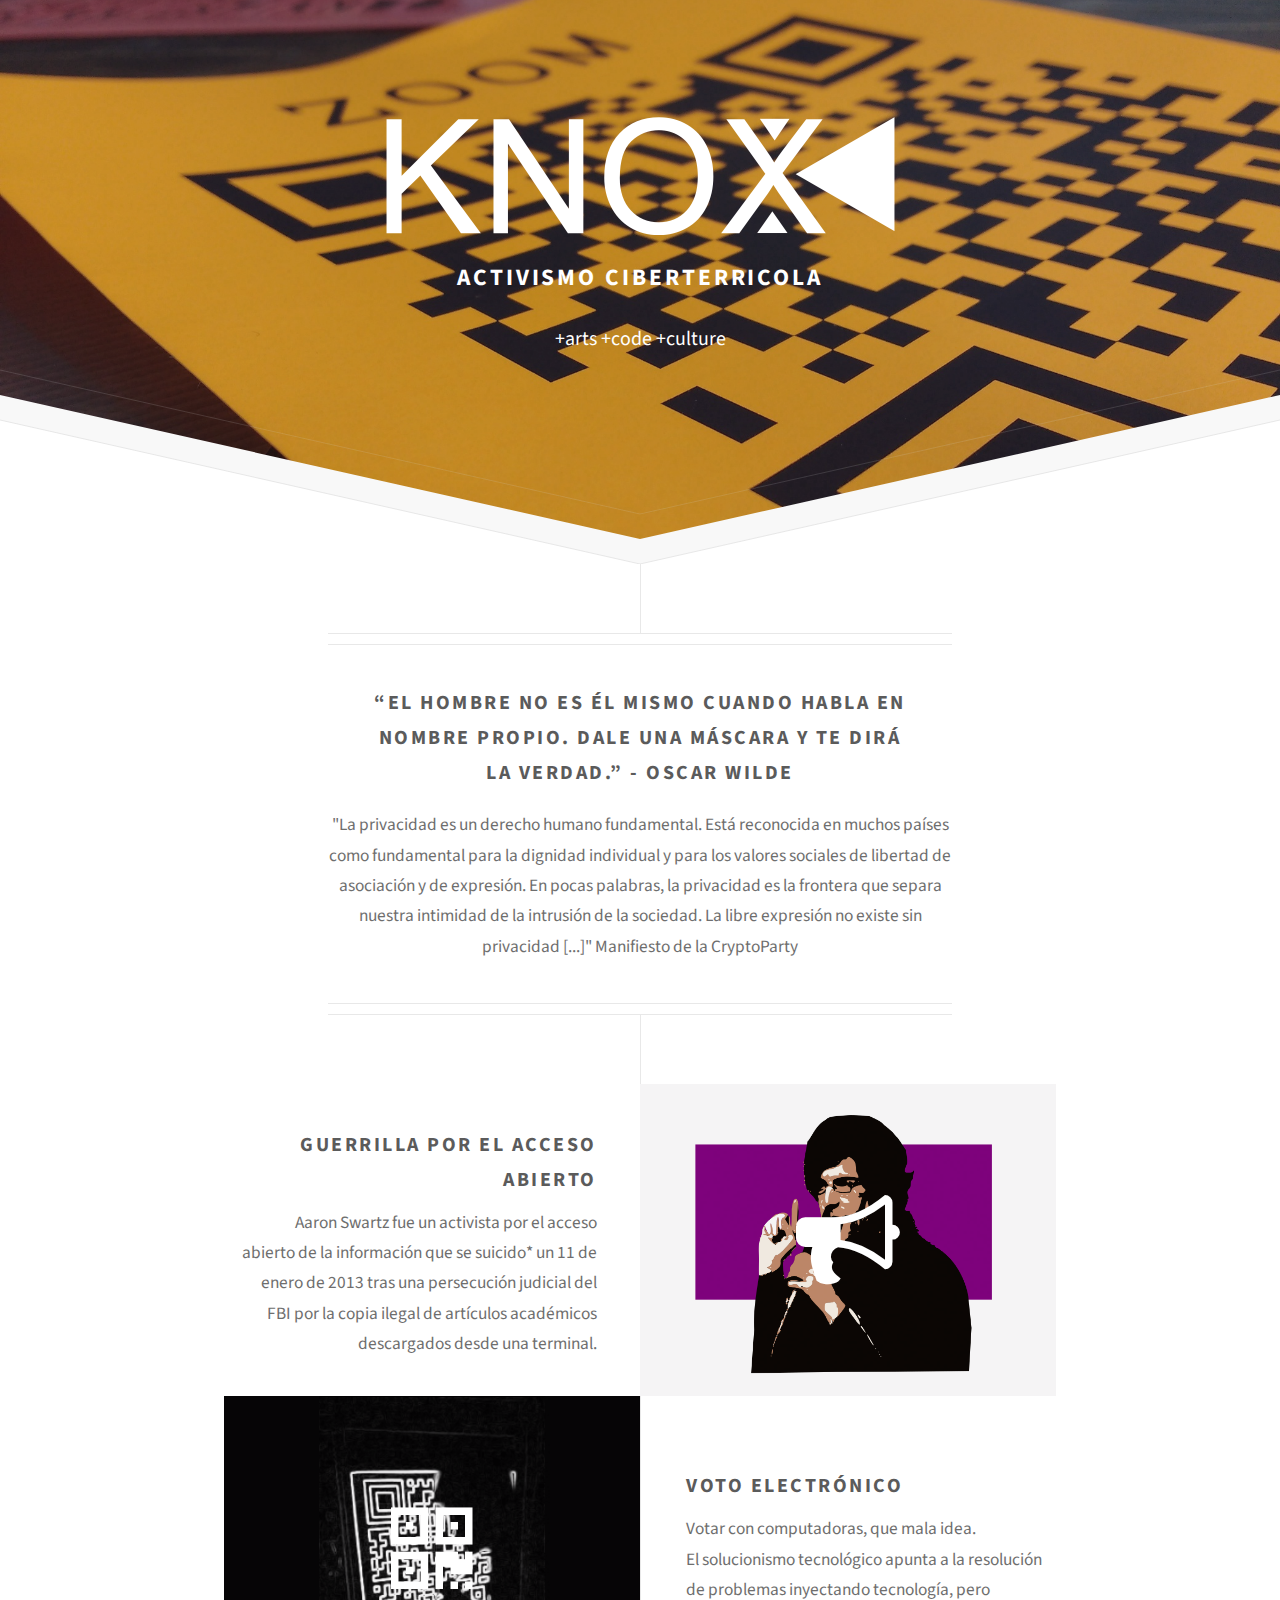
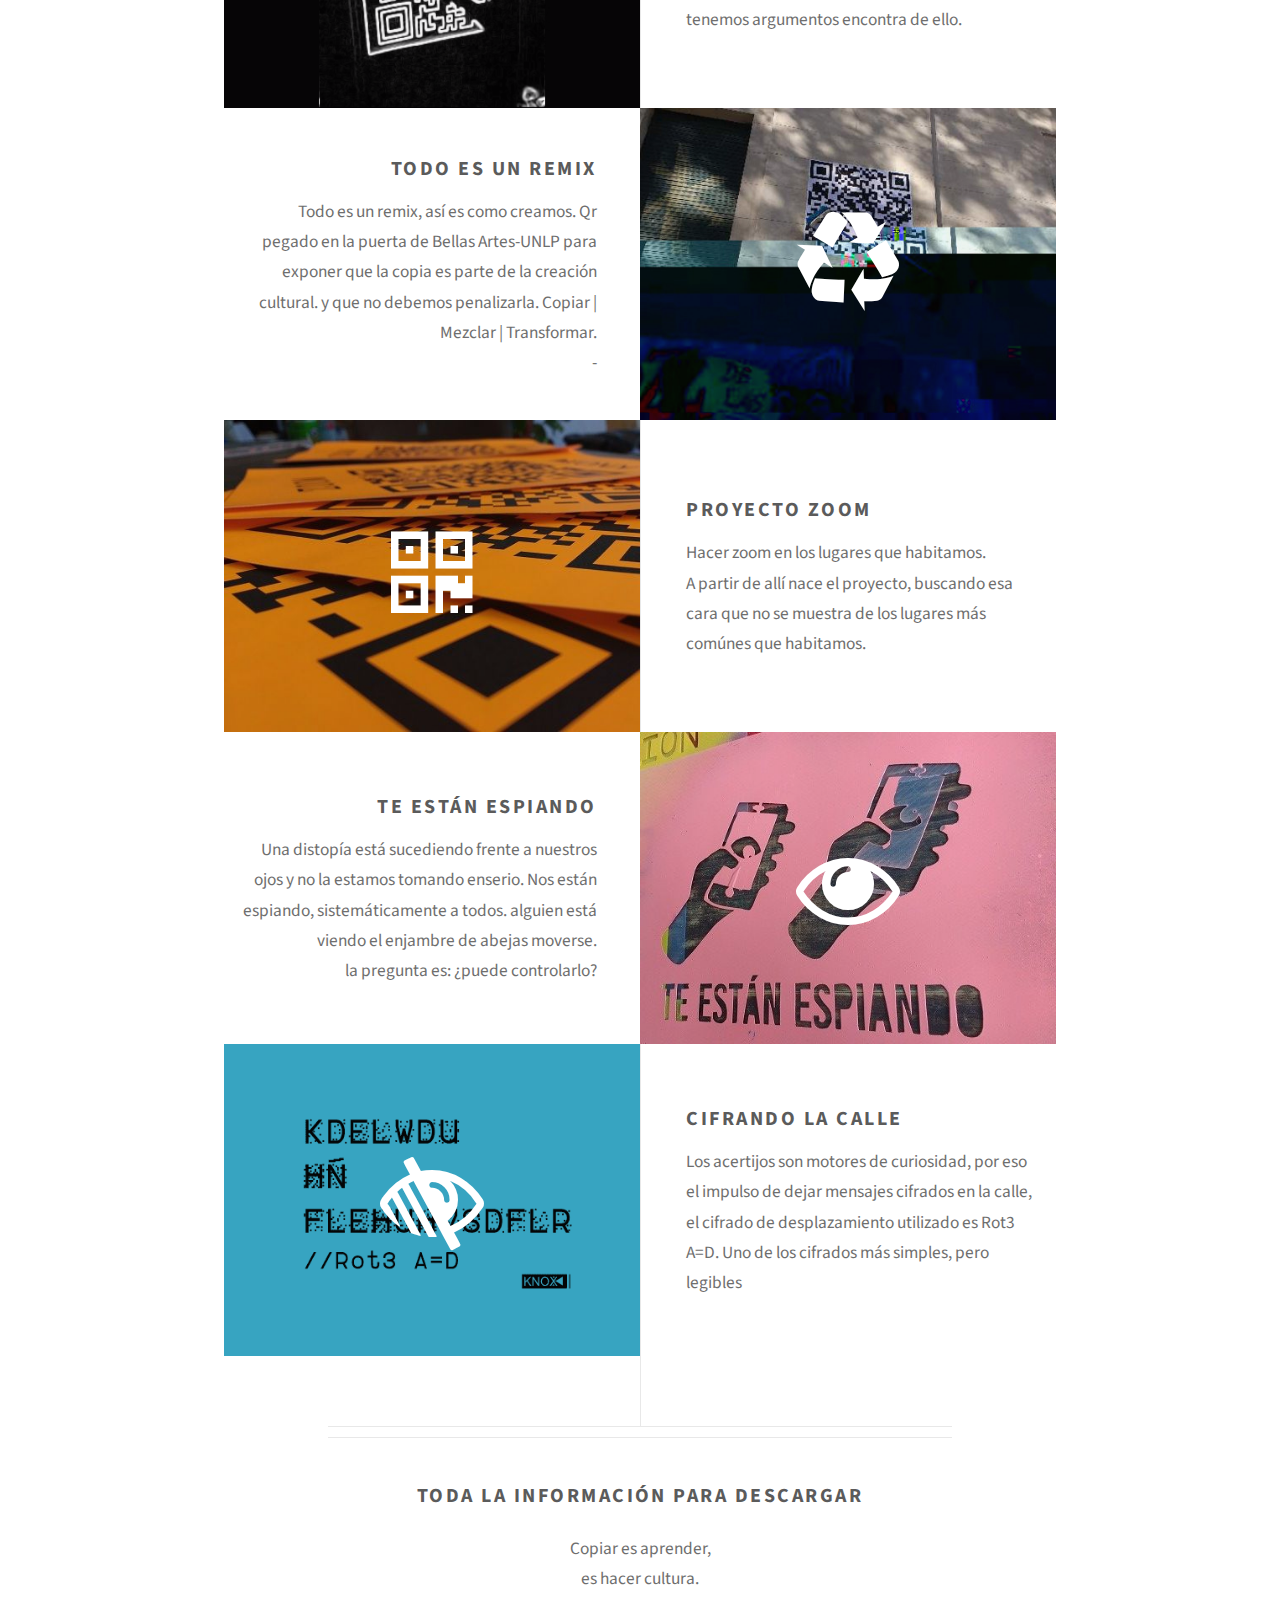
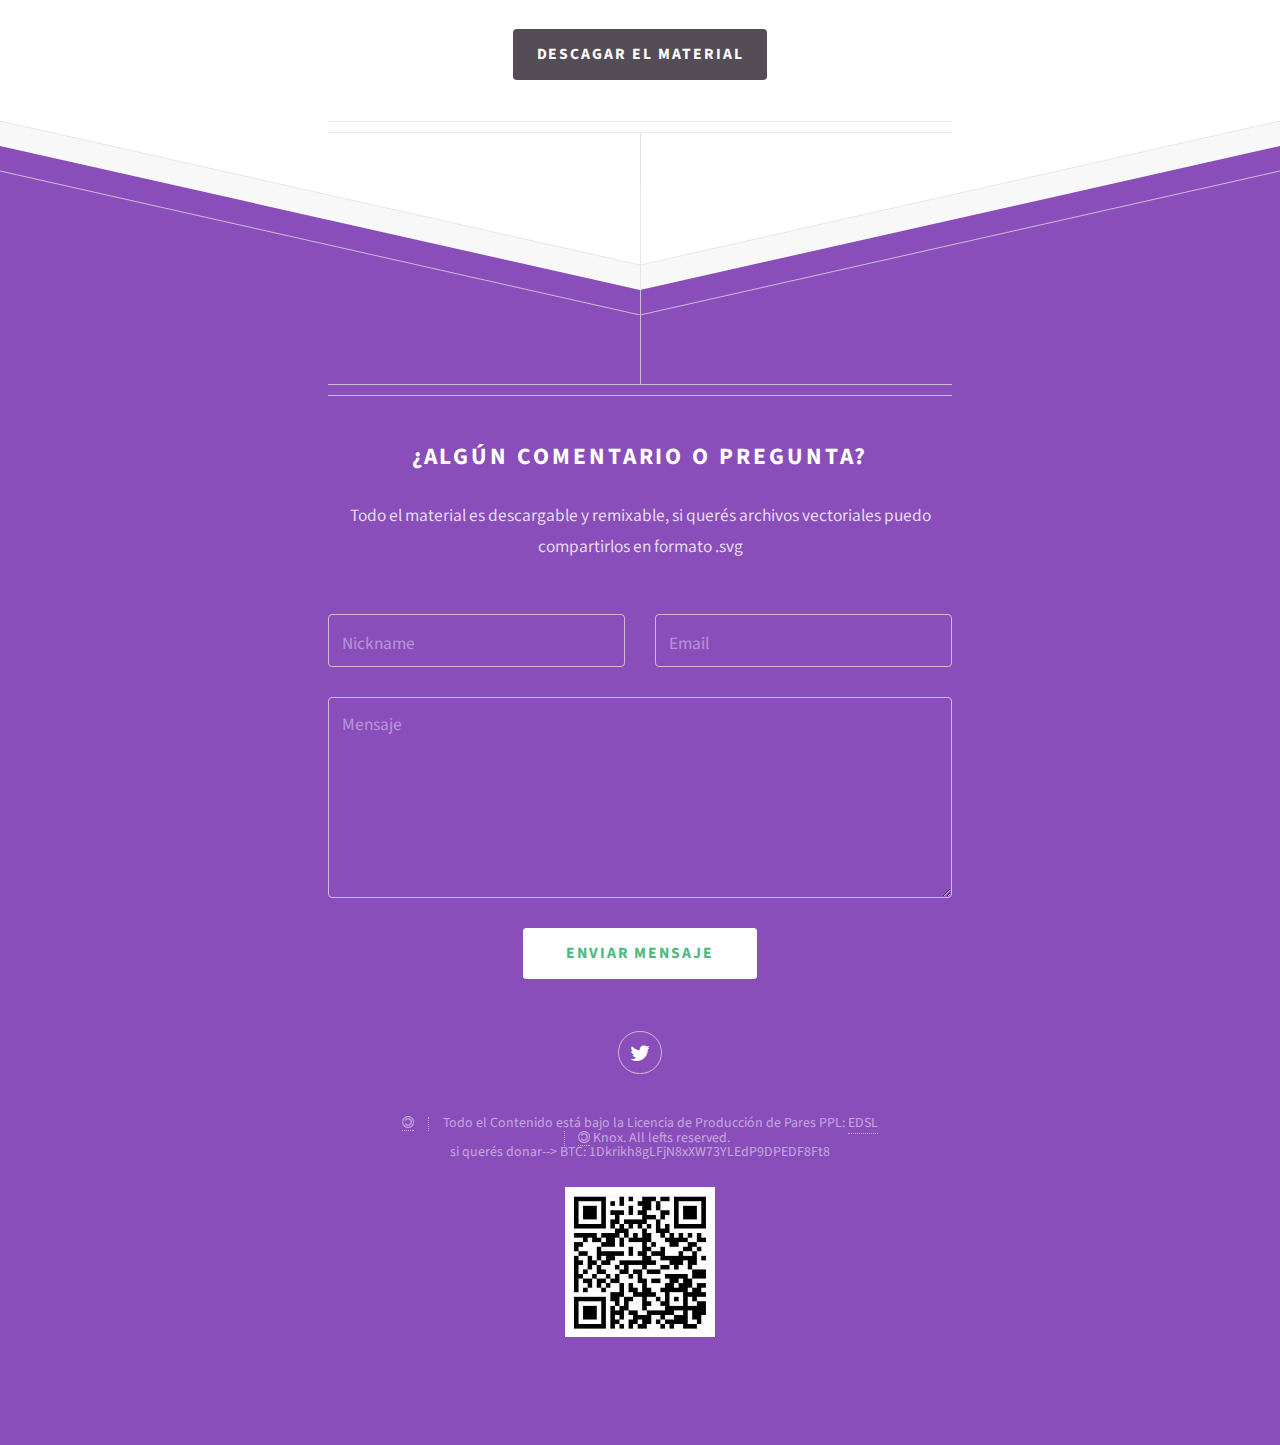
<file: index.html>
<!DOCTYPE HTML>

<!--
	KNOX <|
-->

<html>
	<head>
		 <html xmlns="http://www.w3.org/1999/xhtml" lang="es" xml:lang="es"> <!-- idioma -->
		<link rel="shortcut icon" href="https://theknox.xyz/images/favicon.ico">
		<title>Intervenciones en binario</title>
		<meta charset="utf-8" />
		<meta name="viewport" content="width=device-width, initial-scale=1" />
		<meta name="autor" content="Knox">
		<meta name="description" content="Blog by Knox internvenciones binarias | Activismos Ciberterricola">
		<!--[if lte IE 8]><script src="assets/js/ie/html5shiv.js"></script><![endif]-->
		<link rel="stylesheet" href="assets/css/main.css" />
		<!--[if lte IE 8]><link rel="stylesheet" href="assets/css/ie8.css" /><![endif]-->

	</head>
	<body>

		<!-- Header -->
			<div id="header">
				<img src="images/knox.png" alt="logo Knox" style="max-width:100%;" /> <!-- logo knox -->
				<h2>Activismo ciberterricola</h2>
				<p>+arts +code +culture<!-- escribir algo -->
				<br />
				<!-- escribir algo --></p>
			</div>

		<!-- Main -->
			<div id="main">

				<header class="major container 75%">
					<h3>“El hombre no es él mismo cuando habla en
					<br />
					nombre propio. Dale una máscara y te dirá
					<br />
					la verdad.” - Oscar Wilde</h3>

					"La privacidad es un derecho humano fundamental. Está reconocida en muchos países como fundamental para la dignidad
					individual y para los valores sociales de libertad de asociación
					y de expresión. En pocas palabras, la privacidad es la frontera que separa nuestra intimidad de la intrusión de la sociedad. La libre expresión
					no existe sin privacidad [...]" Manifiesto de la CryptoParty

				</header>
				<div class="box alt container">
					<section class="feature right">
						<a href="knox-aaron-swartz.html" class="image icon fa-bullhorn"><img src="images/pic06.jpg" alt="" style="max-width:100%;" /></a>
						<div class="content">
							<h3>Guerrilla por el Acceso Abierto</h3>
							<p>Aaron Swartz fue un activista por el acceso abierto de la información que se suicido* un 11 de enero de 2013 tras una persecución judicial del FBI por la copia ilegal de artículos académicos descargados desde una terminal.
							<br /> </p>
						</div>
					</section>
					<section class="feature left">
						<a href="knox-qr-voto-electronico.html" class="image icon fa-qrcode"><img src="images/pic05.jpg" alt="QR voto electrónico" style="max-width:100%;" /></a>
						<div class="content">
							<h3>Voto Electrónico</h3>
							<p>Votar con computadoras, que mala idea.
							<br />El solucionismo tecnológico apunta a la resolución de problemas inyectando tecnología,
						pero tenemos argumentos encontra de ello.</p>
						</div>
					</section>
					<section class="feature right">
						<a href="knox-qr-bellas-artes.html" class="image icon fa-recycle"><img src="images/pic04.jpg" alt="" style="max-width:100%;" /></a>
						<div class="content">
							<h3>Todo es un remix</h3>
							<p>Todo es un remix, así es como creamos. Qr pegado en la puerta de Bellas Artes-UNLP para exponer que la copia es parte de la creación cultural. y que no debemos penalizarla. Copiar | Mezclar | Transformar.
							<br />-</p>
						</div>
					</section>
					<section class="feature left">
						<a href="knox-proyecto-zoom.html" class="image icon fa-qrcode"><img src="images/pic01.jpg" alt="QR afiches proyecto Zoom" style="max-width:100%;" /></a>
						<div class="content">
							<h3>proyecto zoom</h3>
							<p>Hacer zoom en los lugares que habitamos.
							<br />A partir de allí nace el proyecto, buscando esa cara que no se muestra de los lugares más comúnes que habitamos.</p>
						</div>
					</section>
					<section class="feature right">
						<a href="knox-te-estan-espiando.html" class="image icon fa-eye"><img src="images/pic02.jpg" alt="stencil sobre papel, te están espiando celulares, vigilancia masiva" style="max-width:100%;" /></a>
						<div class="content">
							<h3>te están espiando</h3>
							<p>Una distopía está sucediendo frente a nuestros ojos y no la estamos tomando enserio. Nos están espiando, sistemáticamente a todos. alguien está viendo el enjambre de abejas moverse.
							<br />la pregunta es: ¿puede controlarlo?</p>
						</div>
					</section>
					<section class="feature left">
						<a href="knox-cifrando-la-calle.html" class="image icon fa-low-vision"><img src="images/pic03.png" alt=" afiches con mesajes cifrados en Rot N" style="max-width:100%;" /></a>
						<div class="content">
							<h3>cifrando la calle</h3>
							<p>Los acertijos son motores de curiosidad, por eso el impulso de dejar mensajes cifrados en la calle, el cifrado de desplazamiento utilizado es Rot3 A=D. Uno de los cifrados más simples, pero legibles </p>
						</div>
					</section>
				</div>


				<footer class="major container 75%">
					<h3>Toda la información para descargar</h3>
					<p>Copiar es aprender,
					<br />es hacer cultura.</p>
					<ul class="actions">
						<li><a href="http://theknox.xyz/download/knoxMaterial.7z" class="button">Descagar el material</a></li>
 <!-- magnet -->

					</ul>
				</footer>

			</div>

		<!-- Footer -->
			<div id="footer">
				<div class="container 75%">

					<header class="major last">
						<h2>¿Algún comentario o pregunta?</h2>
					</header>

					<p>Todo el material es descargable y remixable, si querés archivos
					vectoriales puedo compartirlos en formato .svg</p>

					<form method="post" action="http://theknox.xyz/send_form_email.php">
						<div class="row">
							<div class="6u 12u(mobilep)">
								<input type="text" name="name" placeholder="Nickname" />
							</div>
							<div class="6u 12u(mobilep)">
								<input type="email" name="email" placeholder="Email" />
							</div>
						</div>
						<div class="row">
							<div class="12u">
								<textarea name="message" placeholder="Mensaje" rows="6"></textarea>
							</div>
						</div>
						<div class="row">
							<div class="12u">
								<ul class="actions">
									<li><input type="submit" value="enviar mensaje" /></li>
								</ul>
							</div>
						</div>
					</form>

					<ul class="icons">
						<li><a href="https://twitter.com/knox_xyz" class="icon fa-twitter"><span class="label">Twitter</span></a></li>
					</ul>

					<ul class="copyright">
						<li><a class="fa fa-copyright fa-flip-horizontal"></a> <li>Todo el Contenido está bajo la Licencia de Producción de Pares PPL: <a href="https://endefensadelsl.org/ppl_es.html">EDSL</a></li>
						<li><a class="fa fa-copyright fa-flip-horizontal"></a> Knox. All lefts reserved.</li>
						<p> si querés donar--> BTC: 1Dkrikh8gLFjN8xXW73YLEdP9DPEDF8Ft8</p>
						<img src="images/btc-knox.jpg" alt="QR Bitcoins Donación" style="max-width:100%;"/>
					</ul>

				</div>
			</div>

		<!-- Scripts -->
			<script src="assets/js/jquery.min.js"></script>
			<script src="assets/js/skel.min.js"></script>
			<script src="assets/js/util.js"></script>
			<!--[if lte IE 8]><script src="assets/js/ie/respond.min.js"></script><![endif]-->
			<script src="assets/js/main.js"></script>

	</body>
</html>
</file>
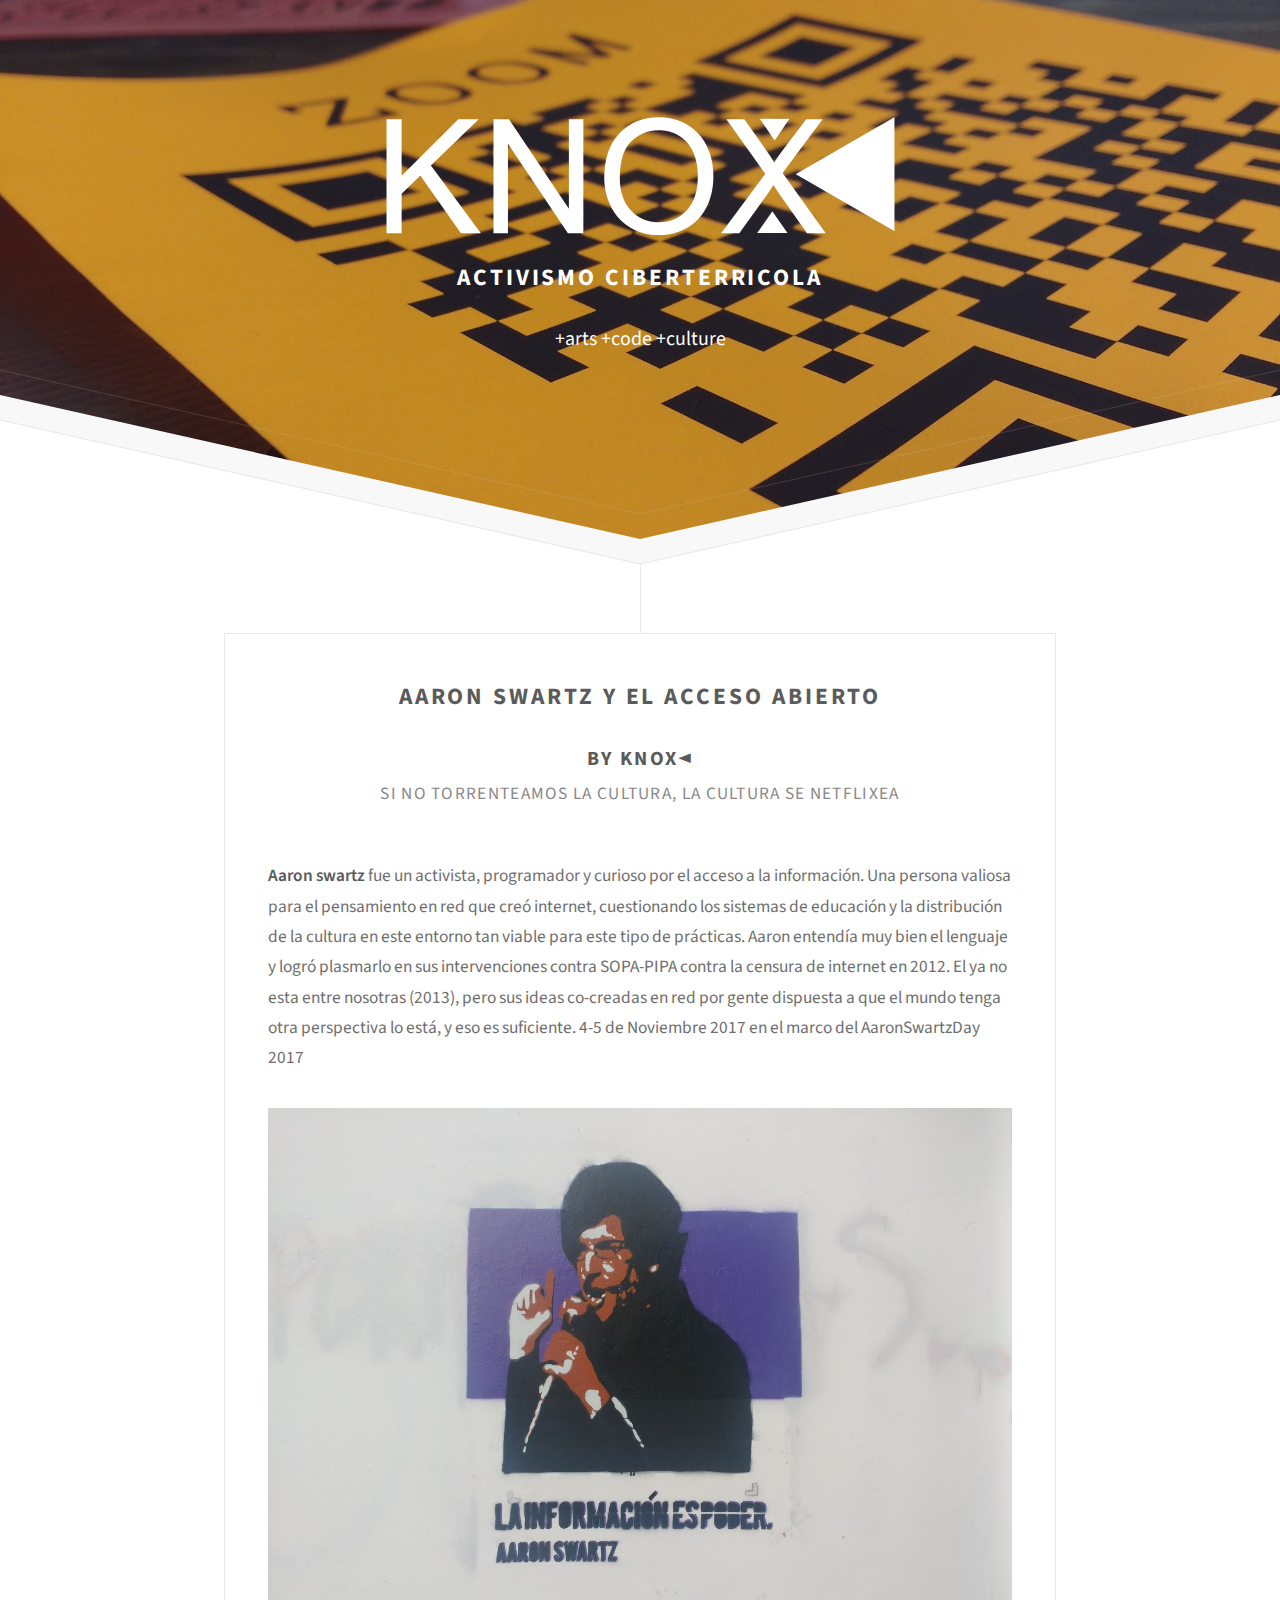
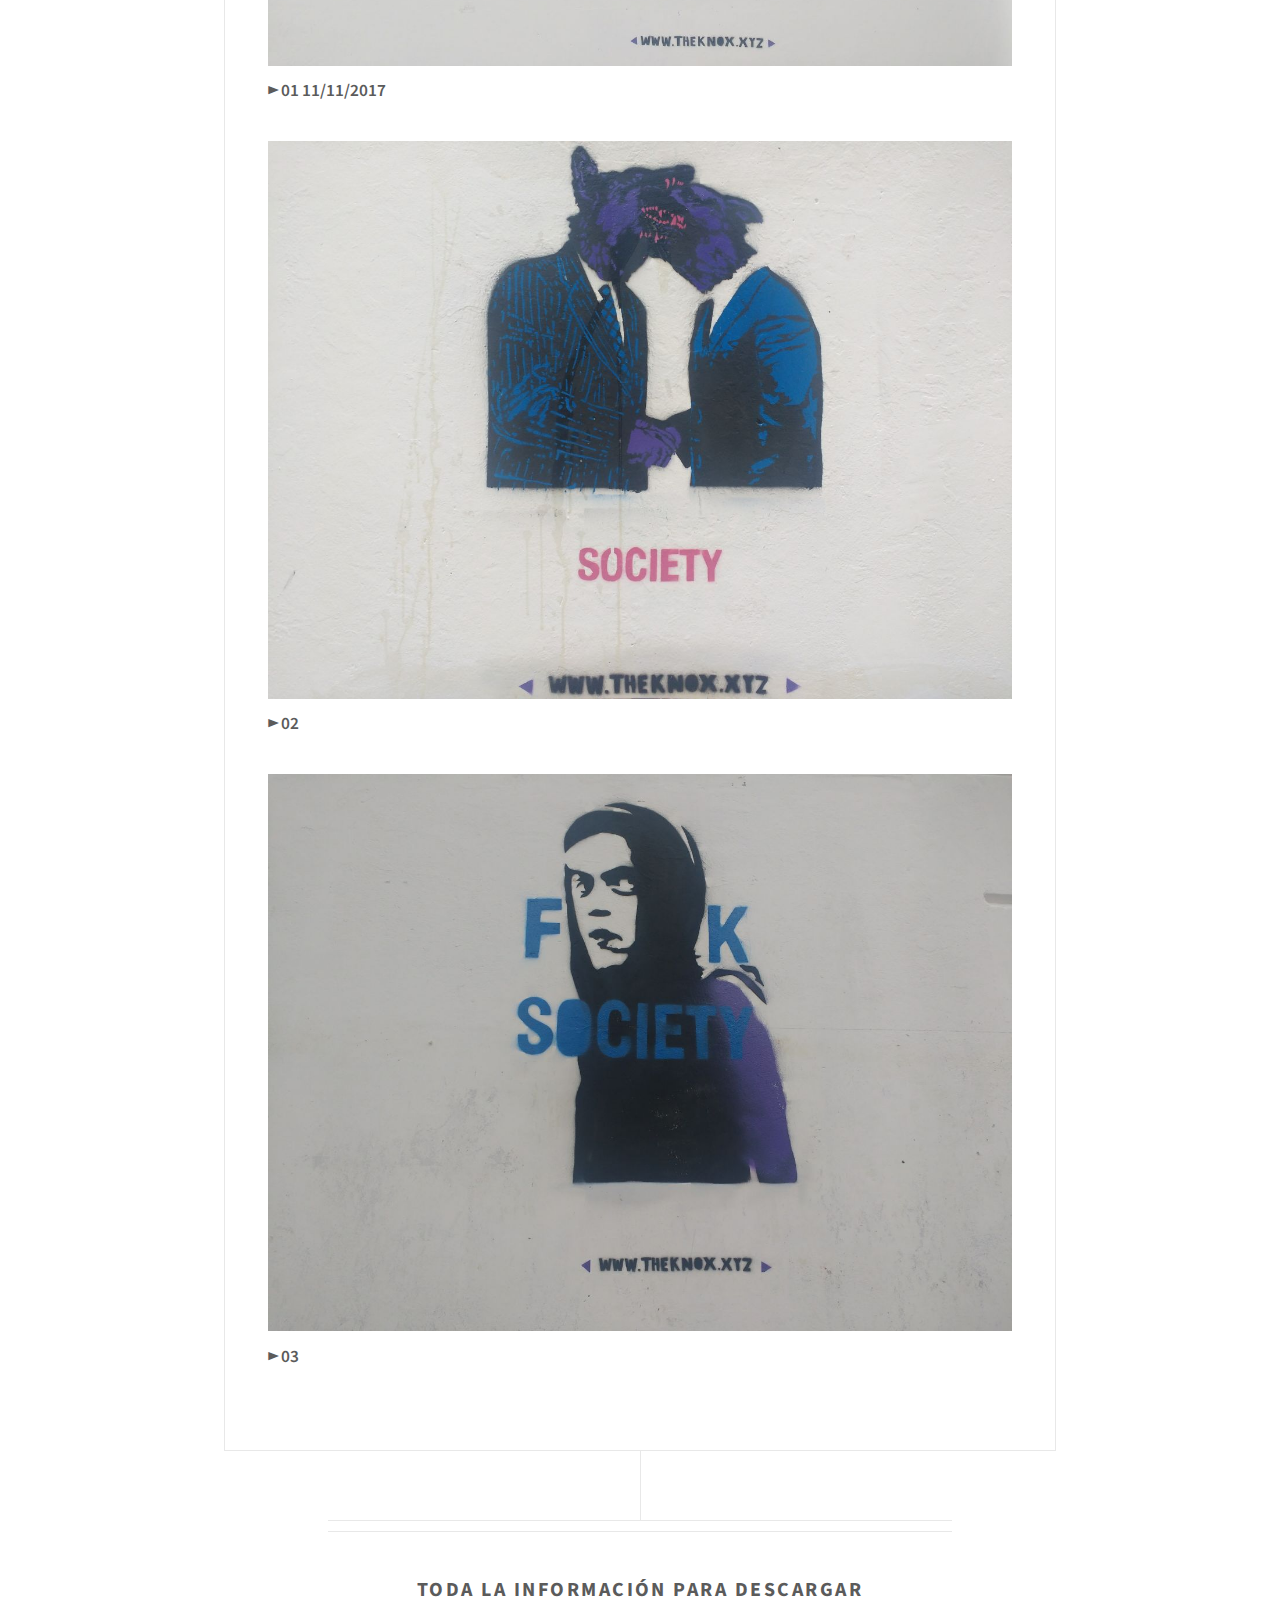
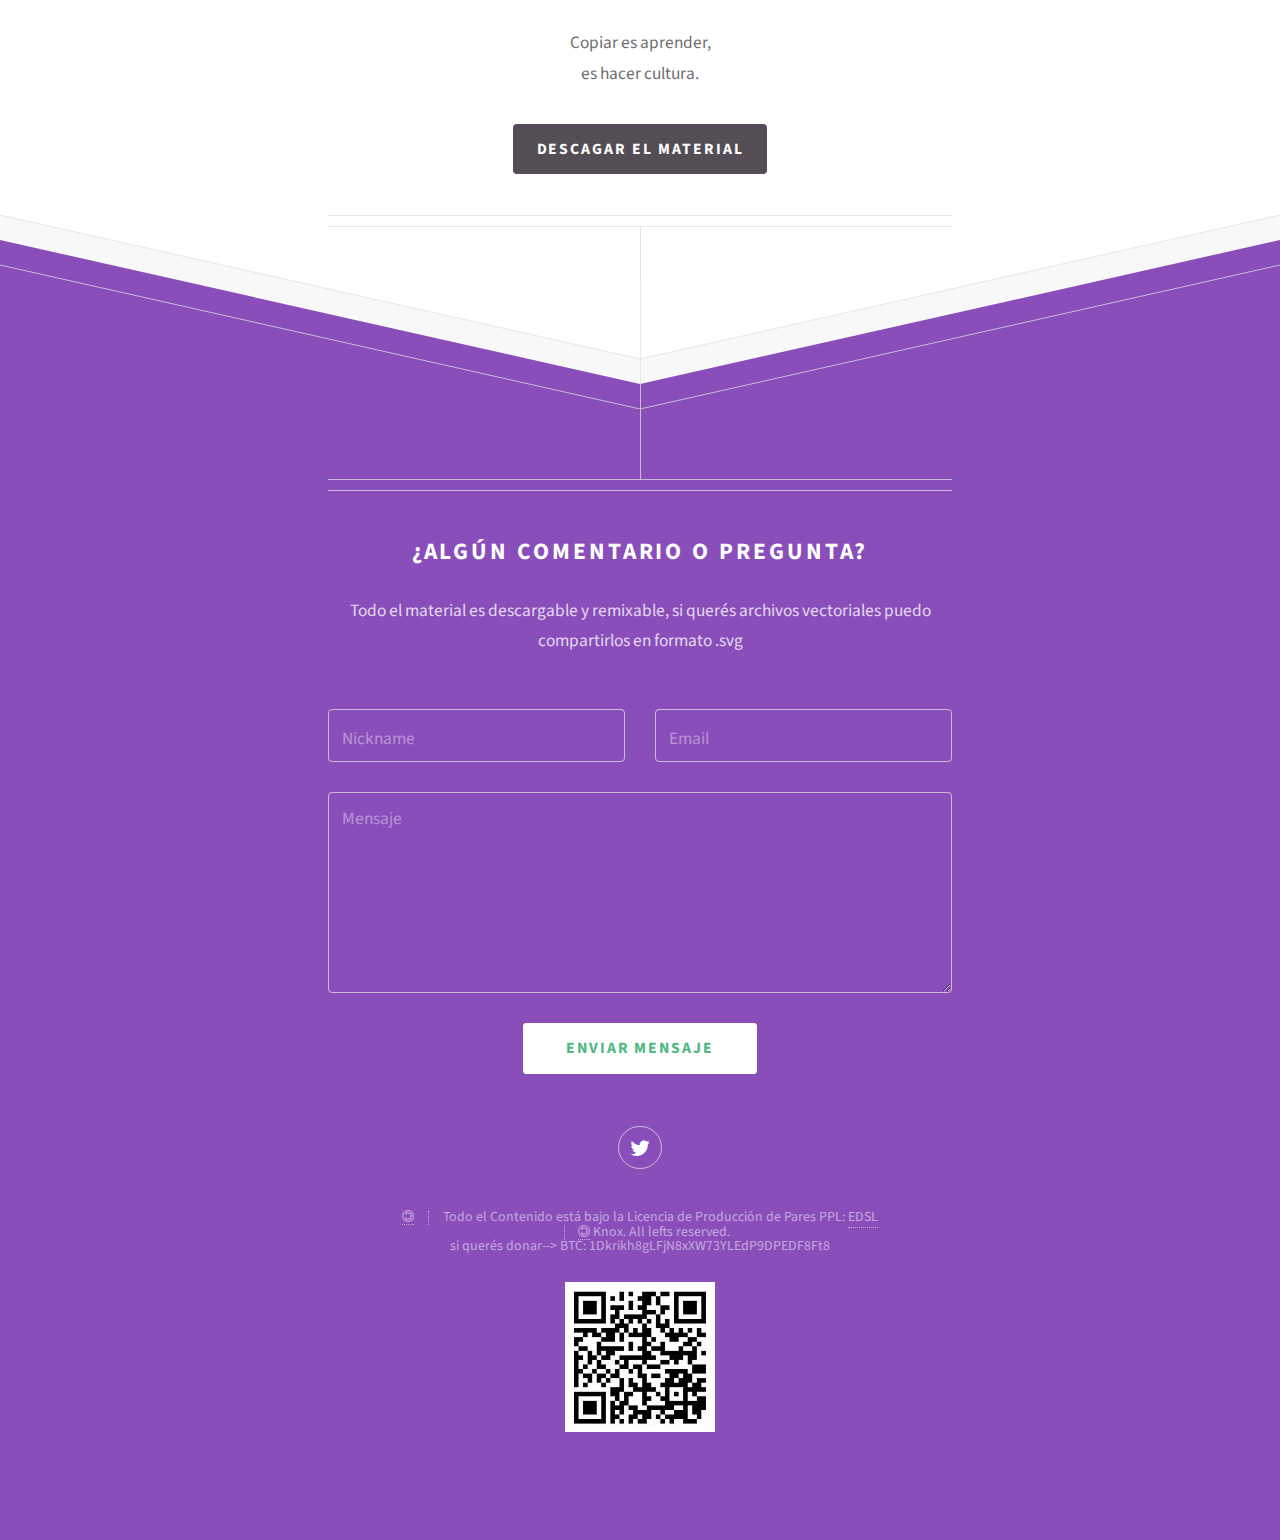
<file: knox-aaron-swartz.html>
<!DOCTYPE HTML>
<!--
	KNOX <|
-->
<html>
	<head>
		<html xmlns="http://www.w3.org/1999/xhtml" lang="es" xml:lang="es"> <!-- idioma -->
		<link rel="shortcut icon" href="http://theknox.xyz/images/favicon.ico">
		<title>Intervenciones en binario</title>
		<title>¿Te Están espiando?</title>
		<meta charset="utf-8" />
		<meta name="viewport" content="width=device-width, initial-scale=1" />
		<meta name="autor" content="Knox">
		<meta name="description" content="Te están espiando, afiche stencil">
		<!--[if lte IE 8]><script src="assets/js/ie/html5shiv.js"></script><![endif]-->
		<link rel="stylesheet" href="assets/css/main.css" />
		<!--[if lte IE 8]><link rel="stylesheet" href="assets/css/ie8.css" /><![endif]-->
		<!-- Quantcast Tag -->
		<script type="text/javascript">
		var _qevents = _qevents || [];

		(function() {
		var elem = document.createElement('script');
		elem.src = (document.location.protocol == "https:" ? "https://secure" : "http://edge") + ".quantserve.com/quant.js";
		elem.async = true;
		elem.type = "text/javascript";
		var scpt = document.getElementsByTagName('script')[0];
		scpt.parentNode.insertBefore(elem, scpt);
		})();

		_qevents.push({
		qacct:"p-D765jT1eKYhft"
		});
		</script>

		<noscript>
		<div style="display:none;">
		<img src="//pixel.quantserve.com/pixel/p-D765jT1eKYhft.gif" border="0" height="1" width="1" alt="Quantcast"/>
		</div>
		</noscript>
		<!-- End Quantcast tag -->
	</head>
	<body>

		<!-- Header -->
			<div id="header">
				<img src="images/knox.png" alt="código QR, knox portada" style="max-width:100%;" /> <!-- logo knox -->
				<h2>Activismo ciberterricola</h2>
				<p>+arts +code +culture
				<br />
				<!-- aquí reposarán letras algun día --></p>
			</div>

		<!-- Main -->
			<div id="main">

				<div class="box container">
					<header>
						<h2>AARON SWARTZ Y EL ACCESO ABIERTO</h2>
					</header>
					<section>
						<header>
							<h3>By KNOX◄</h3>
							<p>SI NO TORRENTEAMOS LA CULTURA, LA CULTURA SE NETFLIXEA</p>
						</header>
						<p><b>Aaron swartz</b> fue un activista, programador y curioso por el acceso a la información.
							Una persona valiosa para el pensamiento en red que creó internet, cuestionando los sistemas de educación y la distribución de la cultura en este entorno tan viable para este tipo
						de prácticas. Aaron entendía muy bien el lenguaje y logró plasmarlo en sus intervenciones contra SOPA-PIPA contra la censura de internet en 2012.
						El ya no esta entre nosotras (2013), pero sus ideas co-creadas en red por gente dispuesta a que el mundo tenga otra perspectiva lo está, y eso es suficiente.

						 4-5 de Noviembre 2017 en el marco del AaronSwartzDay 2017</b></p>


						<img src="images/knox_f1.jpg" alt="intervención en la calle, stencil, La plata" style="max-width:100%;" />
						<p> <strong>► 01  11/11/2017</strong> </p>
						<img src="images/knox_f2.jpg" alt="intervención en la calle, stencil, La plata" style="max-width:100%;" />
						<p> <strong>► 02</strong> </p>
						<img src="images/knox_f3.jpg" alt="intervención en la calle, stencil, La plata" style="max-width:100%;" />
						<p> <strong>► 03</strong> </p>


				</div>




				<footer class="major container 75%">
					<h3>Toda la información para descargar</h3>
					<p>Copiar es aprender,
					<br />es hacer cultura.</p>
					<ul class="actions">
						<li><a href="http://theknox.xyz/download/knoxMaterial.7z" class="button">Descagar el material</a></li>
 <!-- magnet -->

					</ul>
				</footer>

			</div>

		<!-- Footer -->
			<div id="footer">
				<div class="container 75%">

					<header class="major last">
						<h2>¿Algún comentario o pregunta?</h2>
					</header>

					<p>Todo el material es descargable y remixable, si querés archivos
					vectoriales puedo compartirlos en formato .svg</p>

					<form method="post" action="http://theknox.xyz/send_form_email.php">
						<div class="row">
							<div class="6u 12u(mobilep)">
								<input type="text" name="name" placeholder="Nickname" />
							</div>
							<div class="6u 12u(mobilep)">
								<input type="email" name="email" placeholder="Email" />
							</div>
						</div>
						<div class="row">
							<div class="12u">
								<textarea name="message" placeholder="Mensaje" rows="6"></textarea>
							</div>
						</div>
						<div class="row">
							<div class="12u">
								<ul class="actions">
									<li><input type="submit" value="enviar mensaje" /></li>
								</ul>
							</div>
						</div>
					</form>

					<ul class="icons">
						<li><a href="https://twitter.com/knox_xyz" class="icon fa-twitter"><span class="label">Twitter</span></a></li>
					</ul>

					<ul class="copyright">
						<li><a class="fa fa-copyright fa-flip-horizontal"></a> <li>Todo el Contenido está bajo la Licencia de Producción de Pares PPL: <a href="https://endefensadelsl.org/ppl_es.html">EDSL</a></li>
						<li><a class="fa fa-copyright fa-flip-horizontal"></a> Knox. All lefts reserved.</li>
							<p> si querés donar--> BTC: 1Dkrikh8gLFjN8xXW73YLEdP9DPEDF8Ft8</p>
							<img src="images/btc-knox.jpg" alt="QR Bitcoins Donación" style="max-width:100%;"/>
					</ul>

				</div>
			</div>

		<!-- Scripts -->
			<script src="assets/js/jquery.min.js"></script>
			<script src="assets/js/skel.min.js"></script>
			<script src="assets/js/util.js"></script>
			<!--[if lte IE 8]><script src="assets/js/ie/respond.min.js"></script><![endif]-->
			<script src="assets/js/main.js"></script>

	</body>
</html>
</file>
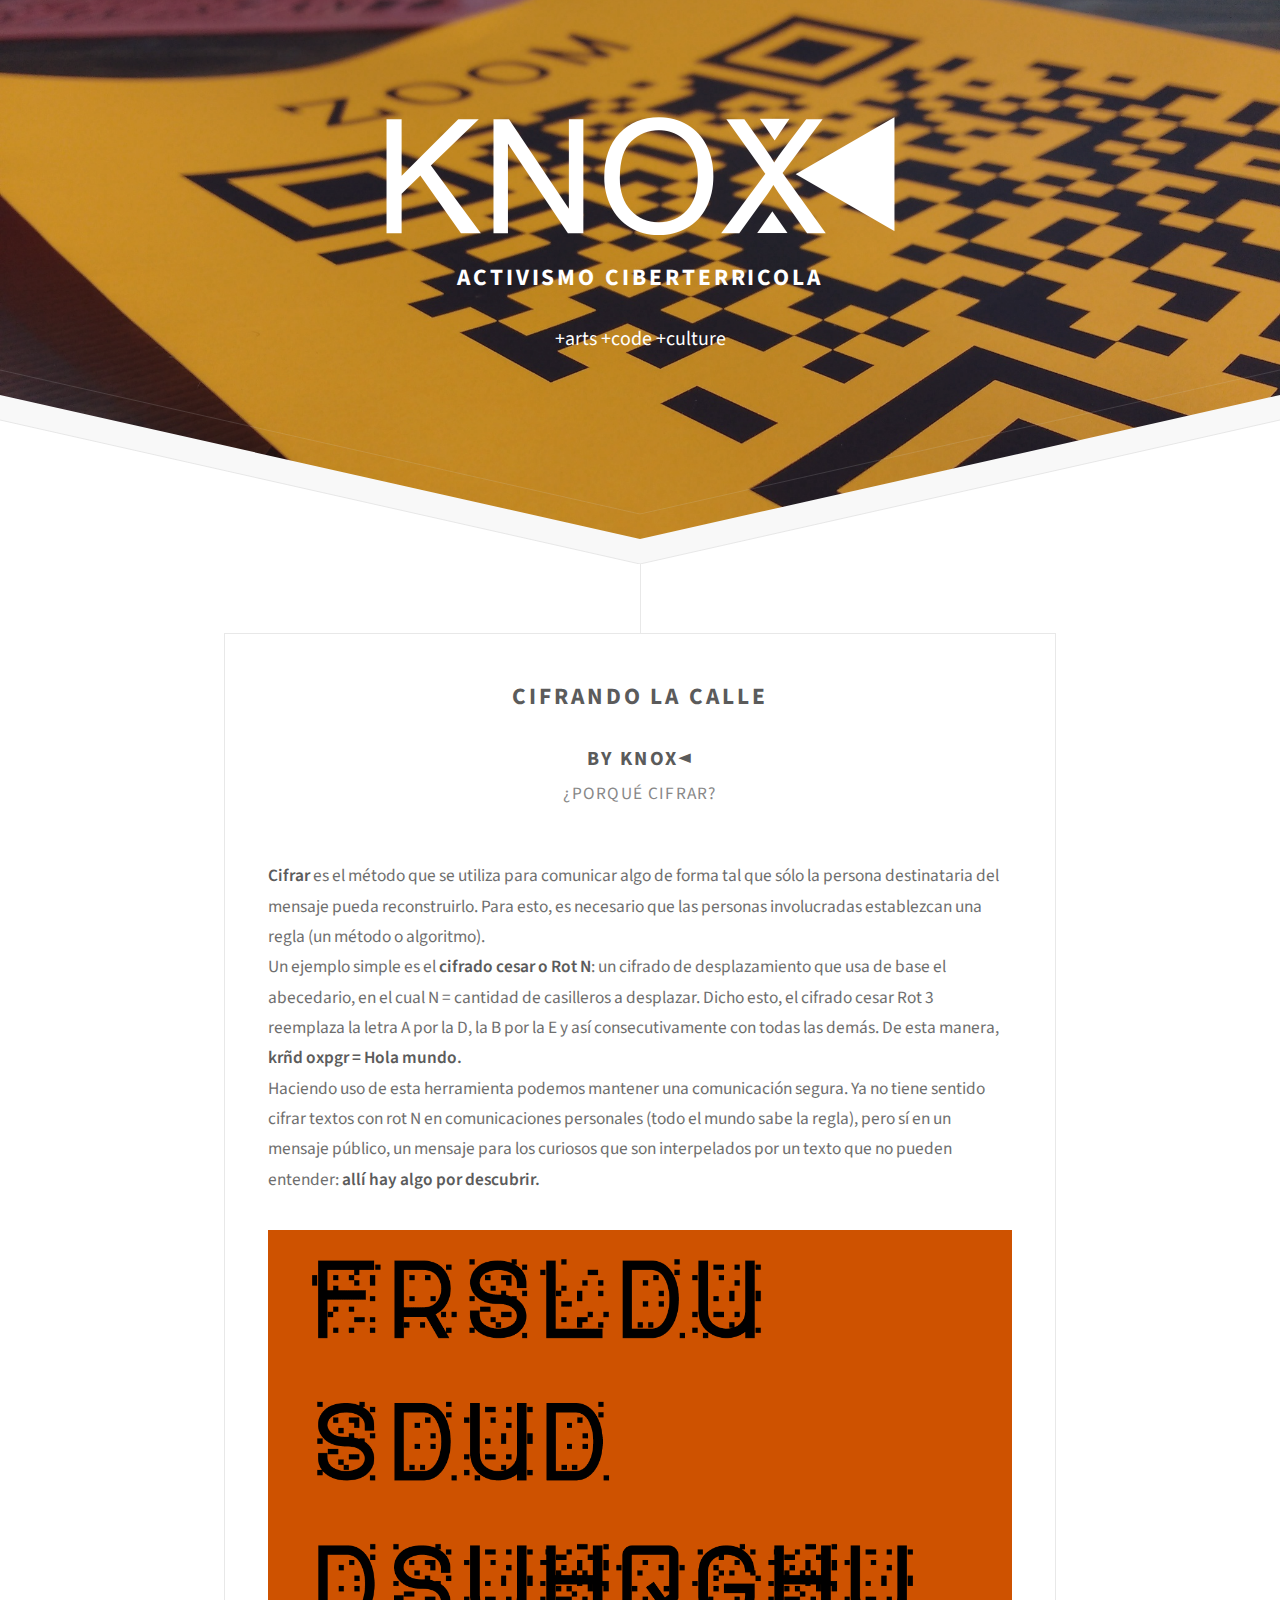
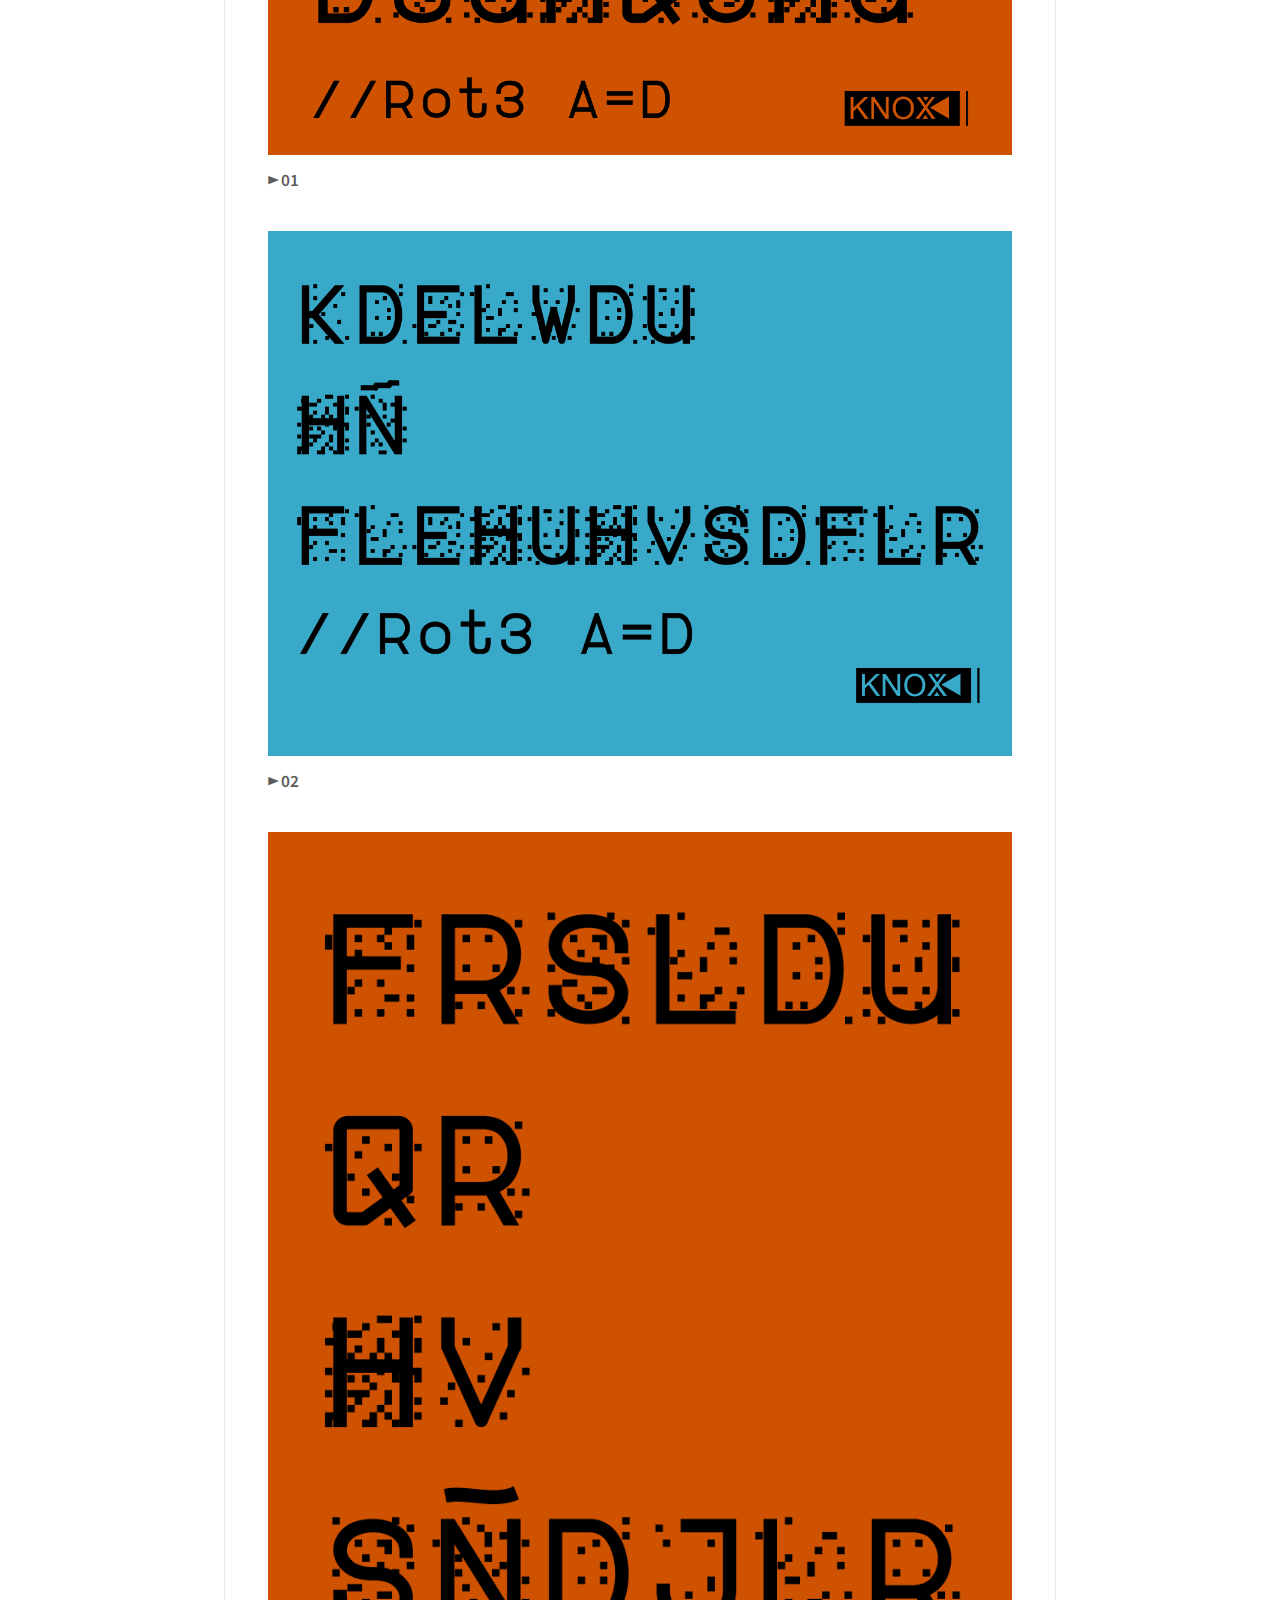
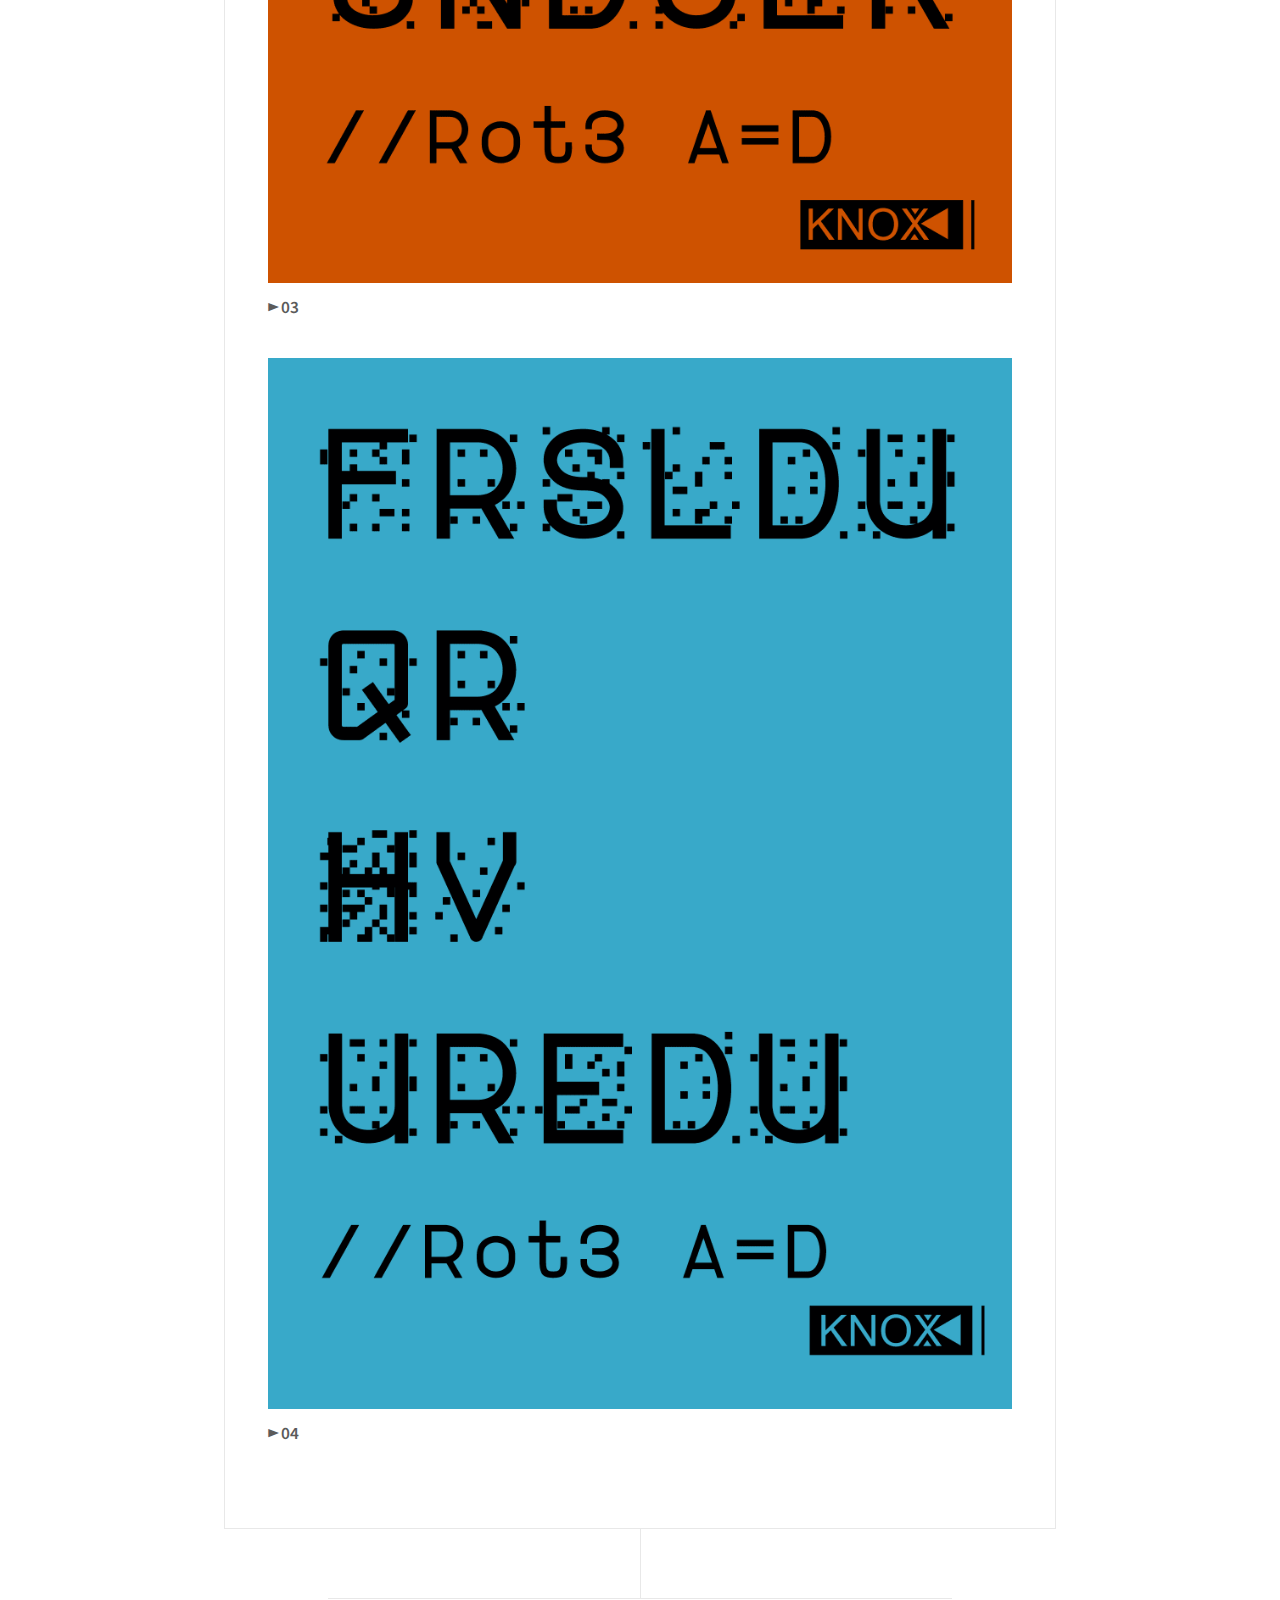
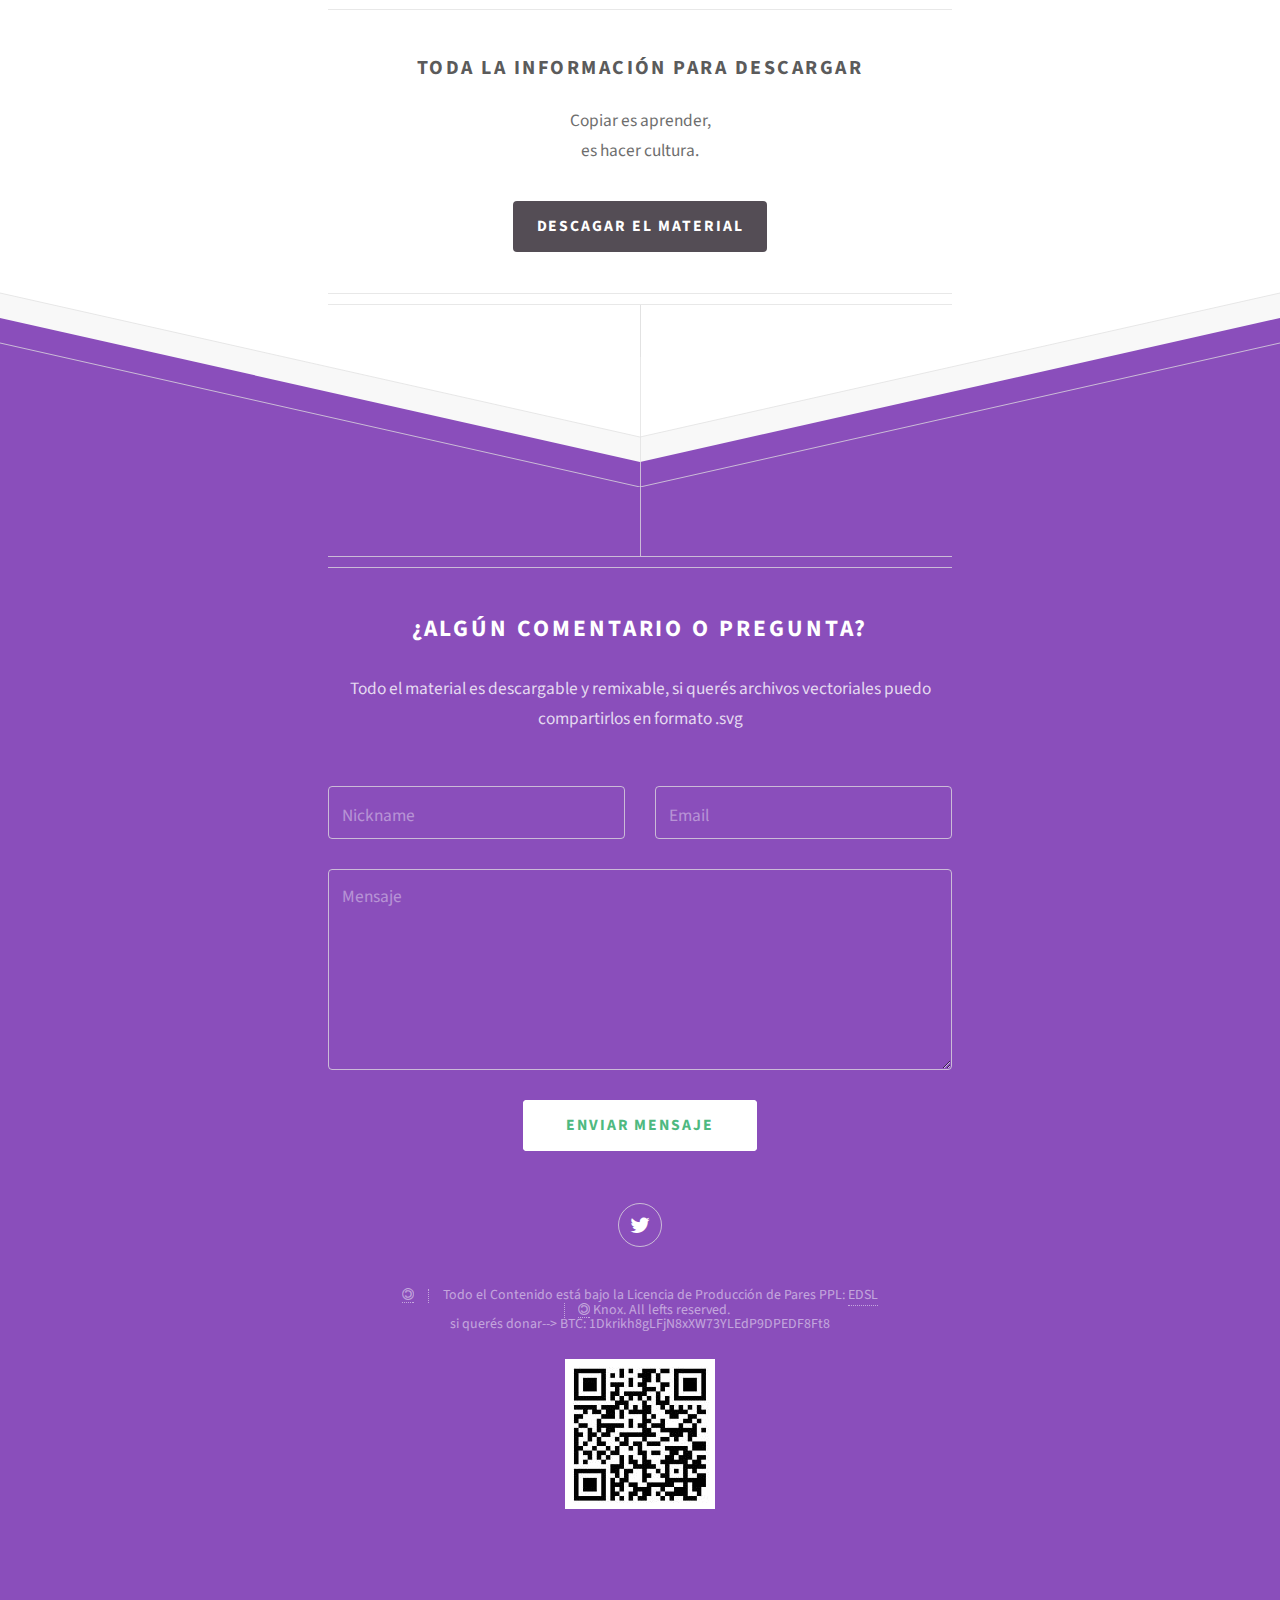
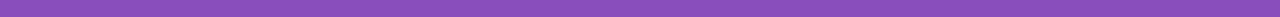
<file: knox-cifrando-la-calle.html>
<!DOCTYPE HTML>
<!--
	KNOX <|
-->
<html>
	<head>
		<html xmlns="http://www.w3.org/1999/xhtml" lang="es" xml:lang="es"> <!-- idioma -->
		<link rel="shortcut icon" href="http://theknox.xyz/images/favicon.ico">
		<title>Intervenciones en binario</title>
		<title>Cifrando la calle</title>
		<meta charset="utf-8" />
		<meta name="viewport" content="width=device-width, initial-scale=1" />
		<meta name="autor" content="Knox">
		<meta name="description" content="Cifrando la calle">
		<!--[if lte IE 8]><script src="assets/js/ie/html5shiv.js"></script><![endif]-->
		<link rel="stylesheet" href="assets/css/main.css" />
		<!--[if lte IE 8]><link rel="stylesheet" href="assets/css/ie8.css" /><![endif]-->
		<!-- Quantcast Tag -->
		<script type="text/javascript">
		var _qevents = _qevents || [];

		(function() {
		var elem = document.createElement('script');
		elem.src = (document.location.protocol == "https:" ? "https://secure" : "http://edge") + ".quantserve.com/quant.js";
		elem.async = true;
		elem.type = "text/javascript";
		var scpt = document.getElementsByTagName('script')[0];
		scpt.parentNode.insertBefore(elem, scpt);
		})();

		_qevents.push({
		qacct:"p-D765jT1eKYhft"
		});
		</script>

		<noscript>
		<div style="display:none;">
		<img src="//pixel.quantserve.com/pixel/p-D765jT1eKYhft.gif" border="0" height="1" width="1" alt="Quantcast"/>
		</div>
		</noscript>
		<!-- End Quantcast tag -->
	</head>
	<body>

		<!-- Header -->
			<div id="header">
				<img src="images/knox.png" alt="logo knox" style="max-width:100%;" /> <!-- logo knox -->
				<h2>Activismo ciberterricola</h2>
				<p>+arts +code +culture

				<br />
				<!-- aquí reposarán letras algun día --></p>
			</div>

		<!-- Main -->
			<div id="main">

				<div class="box container">
					<header>
						<h2>CIFRANDO LA CALLE</h2>
					</header>
					<section>
						<header>
							<h3>By KNOX◄</h3>
							<p>¿Porqué cifrar?</p>
						</header>
						<p><b>Cifrar </b>es el método que se utiliza para comunicar algo de forma tal que sólo la persona destinataria del mensaje pueda reconstruirlo. Para esto, es necesario que las personas involucradas establezcan una regla (un método o algoritmo).
						<br />Un ejemplo simple es el <b>cifrado cesar o Rot N</b>: un cifrado de desplazamiento que usa de base el abecedario, en el cual N = cantidad de casilleros a desplazar. Dicho esto, el cifrado cesar Rot 3 reemplaza la letra A por la D, la B por la E y así consecutivamente con todas las demás. De esta manera, <b>krñd oxpgr = Hola mundo.</b>
						<br />Haciendo uso de esta herramienta podemos mantener una comunicación segura. Ya no tiene sentido cifrar textos con rot N en  comunicaciones personales (todo el mundo sabe la regla), pero sí en un mensaje público, un mensaje para los curiosos que son interpelados por un texto que no pueden entender: <b>allí hay algo por descubrir.</b></p>



						<img src="images/knox_c1.png" alt="afiche cifrado, digital " style="max-width:100%;" />
						<p> <strong>► 01</strong> </p>
						<img src="images/knox_c2.png" alt="afiche cifrado, digital" style="max-width:100%;" />
						<p> <strong>► 02</strong> </p>
						<img src="images/knox_c3.png" alt="afiche cifrado, digital" style="max-width:100%;" />
						<p> <strong>► 03</strong> </p>
						<img src="images/knox_c4.png" alt="afiche cifrado, digital" style="max-width:100%;" />
						<p> <strong>► 04</strong> </p>
						<!-- <img src="images/knox_c5.jpg" alt="" style="max-width:100%;" />
						<p> <strong>► 05</strong> </p>
						<img src="images/knox_c6.jpg" alt="" style="max-width:100%;" />
						<p> <strong>► 06</strong> </p>
						<img src="images/knox_c7.jpg" alt="" style="max-width:100%;" />
						<p> <strong>► 07</strong> </p>
						-->

				</div>




				<footer class="major container 75%">
					<h3>Toda la información para descargar</h3>
					<p>Copiar es aprender,
					<br />es hacer cultura.</p>
					<ul class="actions">
						<li><a href="http://theknox.xyz/download/knoxMaterial.7z" class="button">Descagar el material</a></li>
 <!-- magnet -->

					</ul>
				</footer>

			</div>

		<!-- Footer -->
			<div id="footer">
				<div class="container 75%">

					<header class="major last">
						<h2>¿Algún comentario o pregunta?</h2>
					</header>

					<p>Todo el material es descargable y remixable, si querés archivos
					vectoriales puedo compartirlos en formato .svg</p>

					<form method="post" action="http://theknox.xyz/send_form_email.php">
						<div class="row">
							<div class="6u 12u(mobilep)">
								<input type="text" name="name" placeholder="Nickname" />
							</div>
							<div class="6u 12u(mobilep)">
								<input type="email" name="email" placeholder="Email" />
							</div>
						</div>
						<div class="row">
							<div class="12u">
								<textarea name="message" placeholder="Mensaje" rows="6"></textarea>
							</div>
						</div>
						<div class="row">
							<div class="12u">
								<ul class="actions">
									<li><input type="submit" value="enviar mensaje" /></li>
								</ul>
							</div>
						</div>
					</form>

					<ul class="icons">
						<li><a href="https://twitter.com/knox_xyz" class="icon fa-twitter"><span class="label">Twitter</span></a></li>
					</ul>

					<ul class="copyright">
						<li><a class="fa fa-copyright fa-flip-horizontal"></a> <li>Todo el Contenido está bajo la Licencia de Producción de Pares PPL: <a href="https://endefensadelsl.org/ppl_es.html">EDSL</a></li>
						<li><a class="fa fa-copyright fa-flip-horizontal"></a> Knox. All lefts reserved.</li>
						<p> si querés donar--> BTC: 1Dkrikh8gLFjN8xXW73YLEdP9DPEDF8Ft8</p>
						<img src="images/btc-knox.jpg" alt="QR Bitcoins Donación" style="max-width:100%;"/>
					</ul>

				</div>
			</div>

		<!-- Scripts -->
			<script src="assets/js/jquery.min.js"></script>
			<script src="assets/js/skel.min.js"></script>
			<script src="assets/js/util.js"></script>
			<!--[if lte IE 8]><script src="assets/js/ie/respond.min.js"></script><![endif]-->
			<script src="assets/js/main.js"></script>

	</body>
</html>
</file>
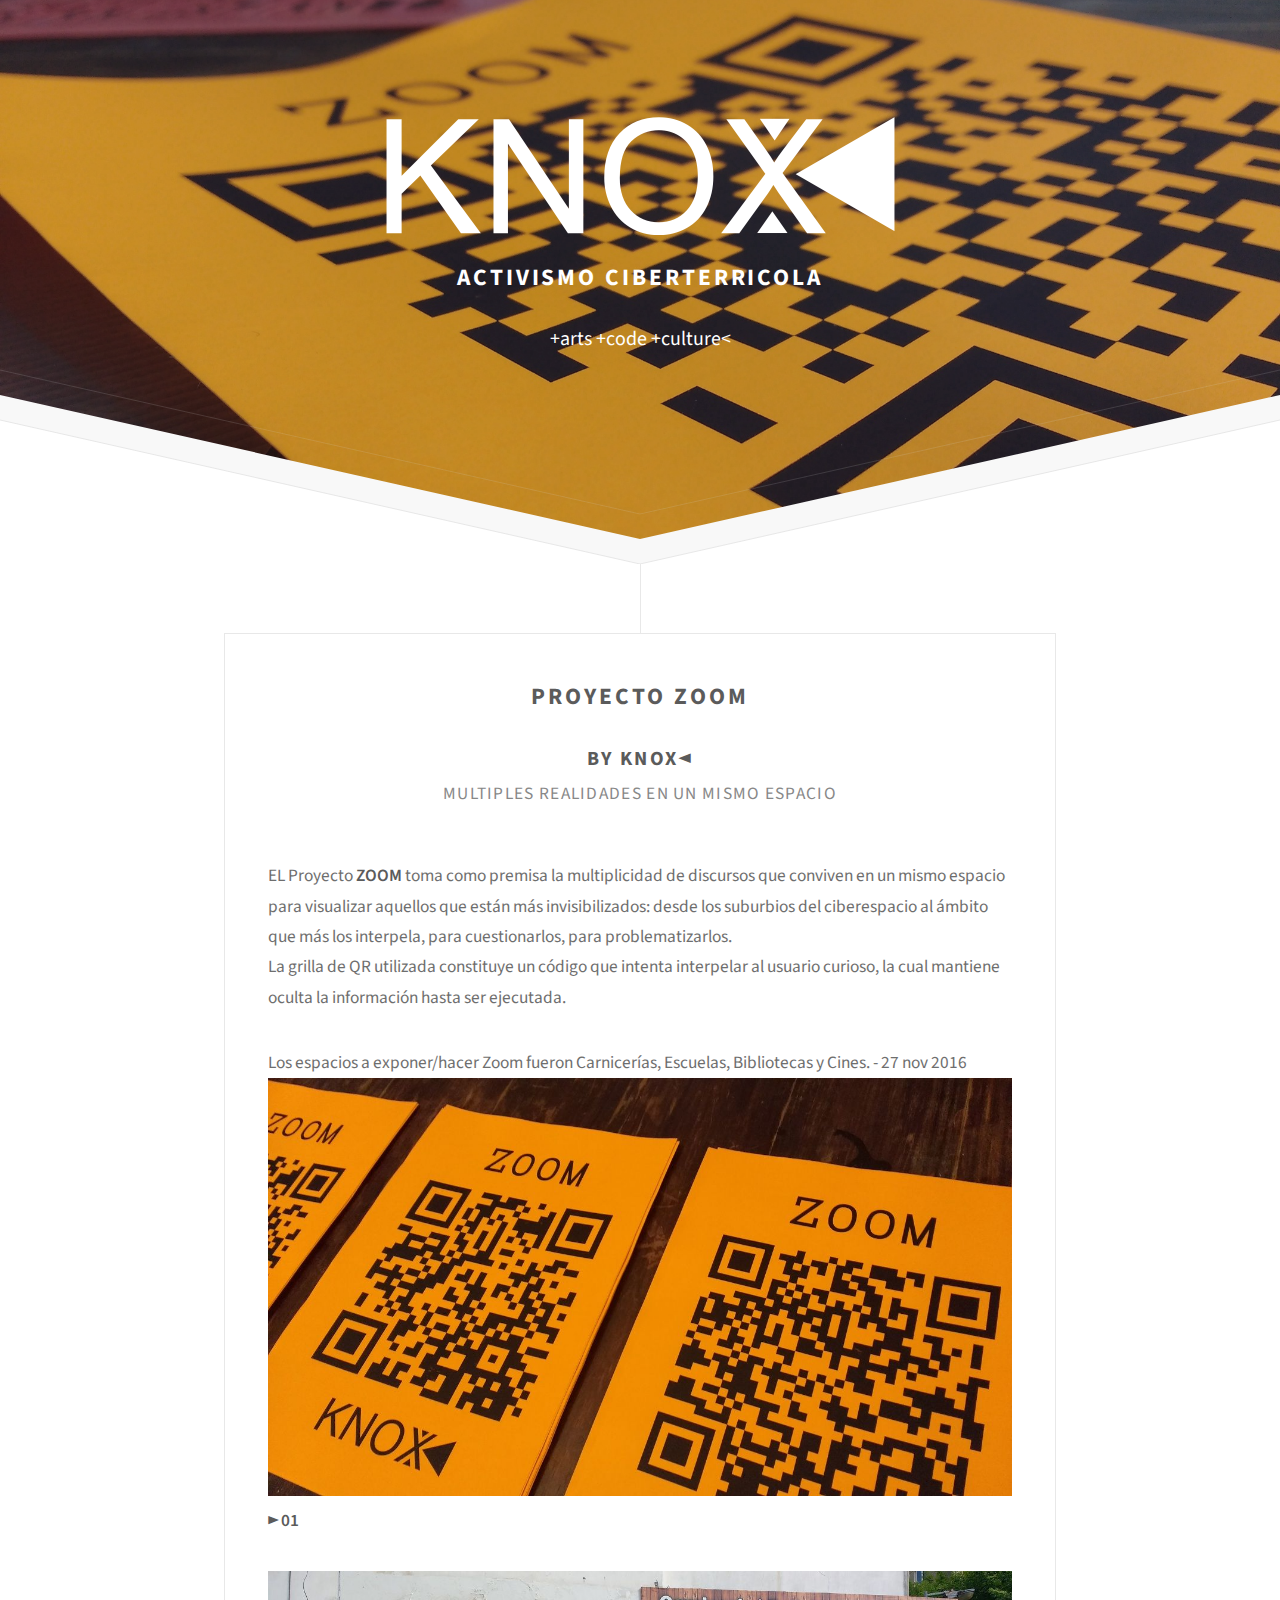
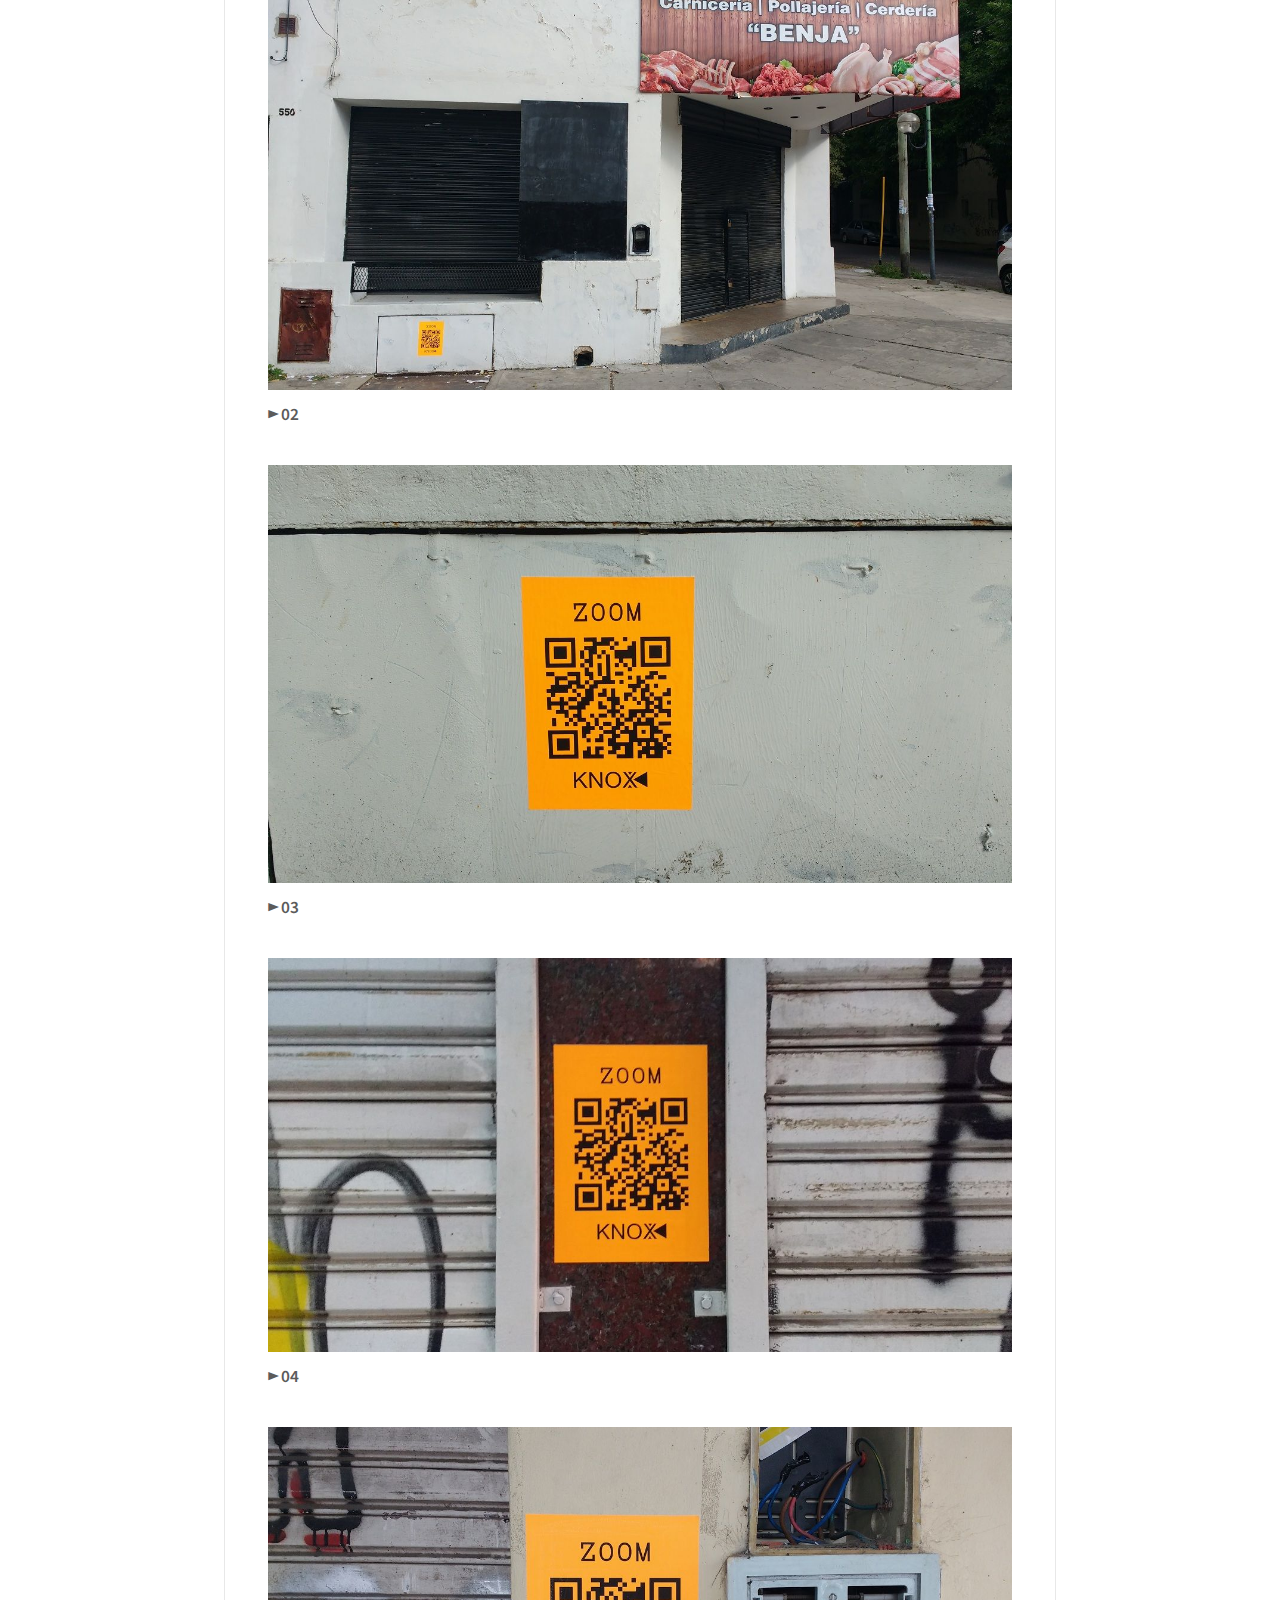
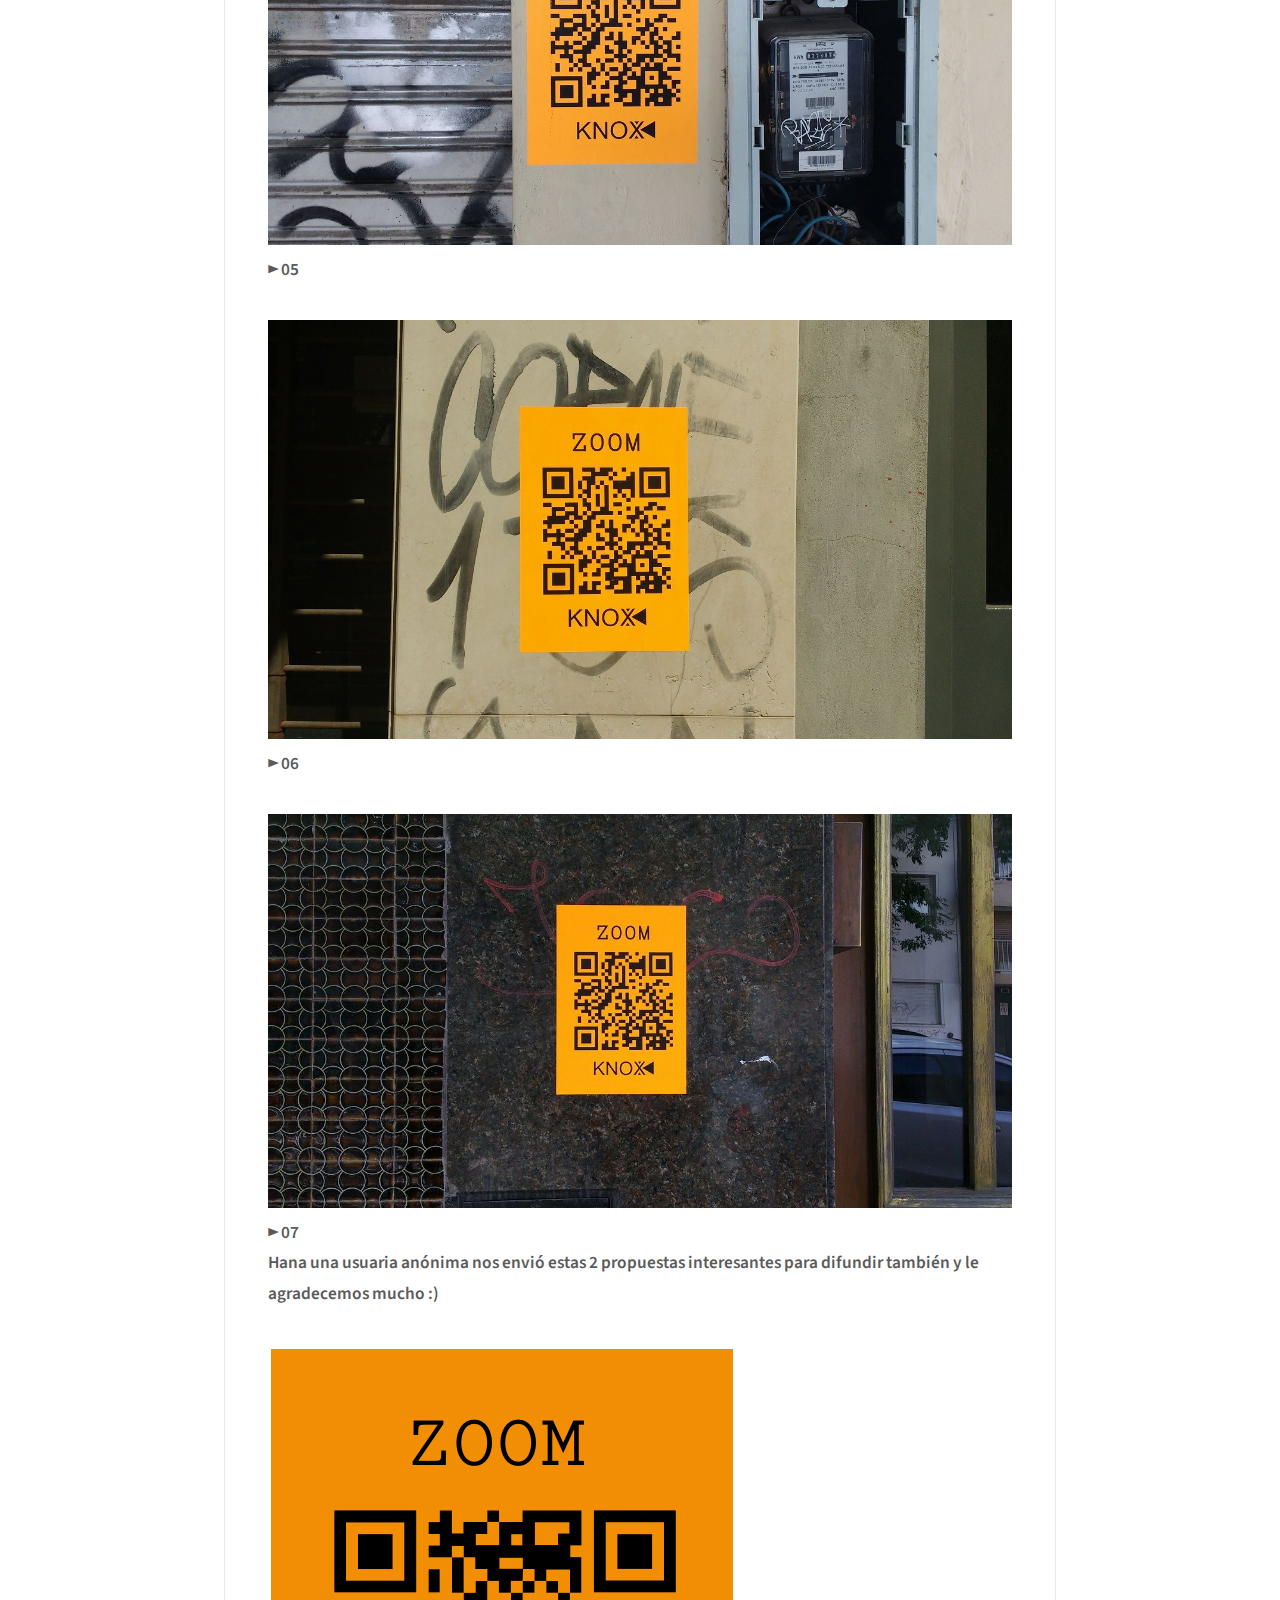
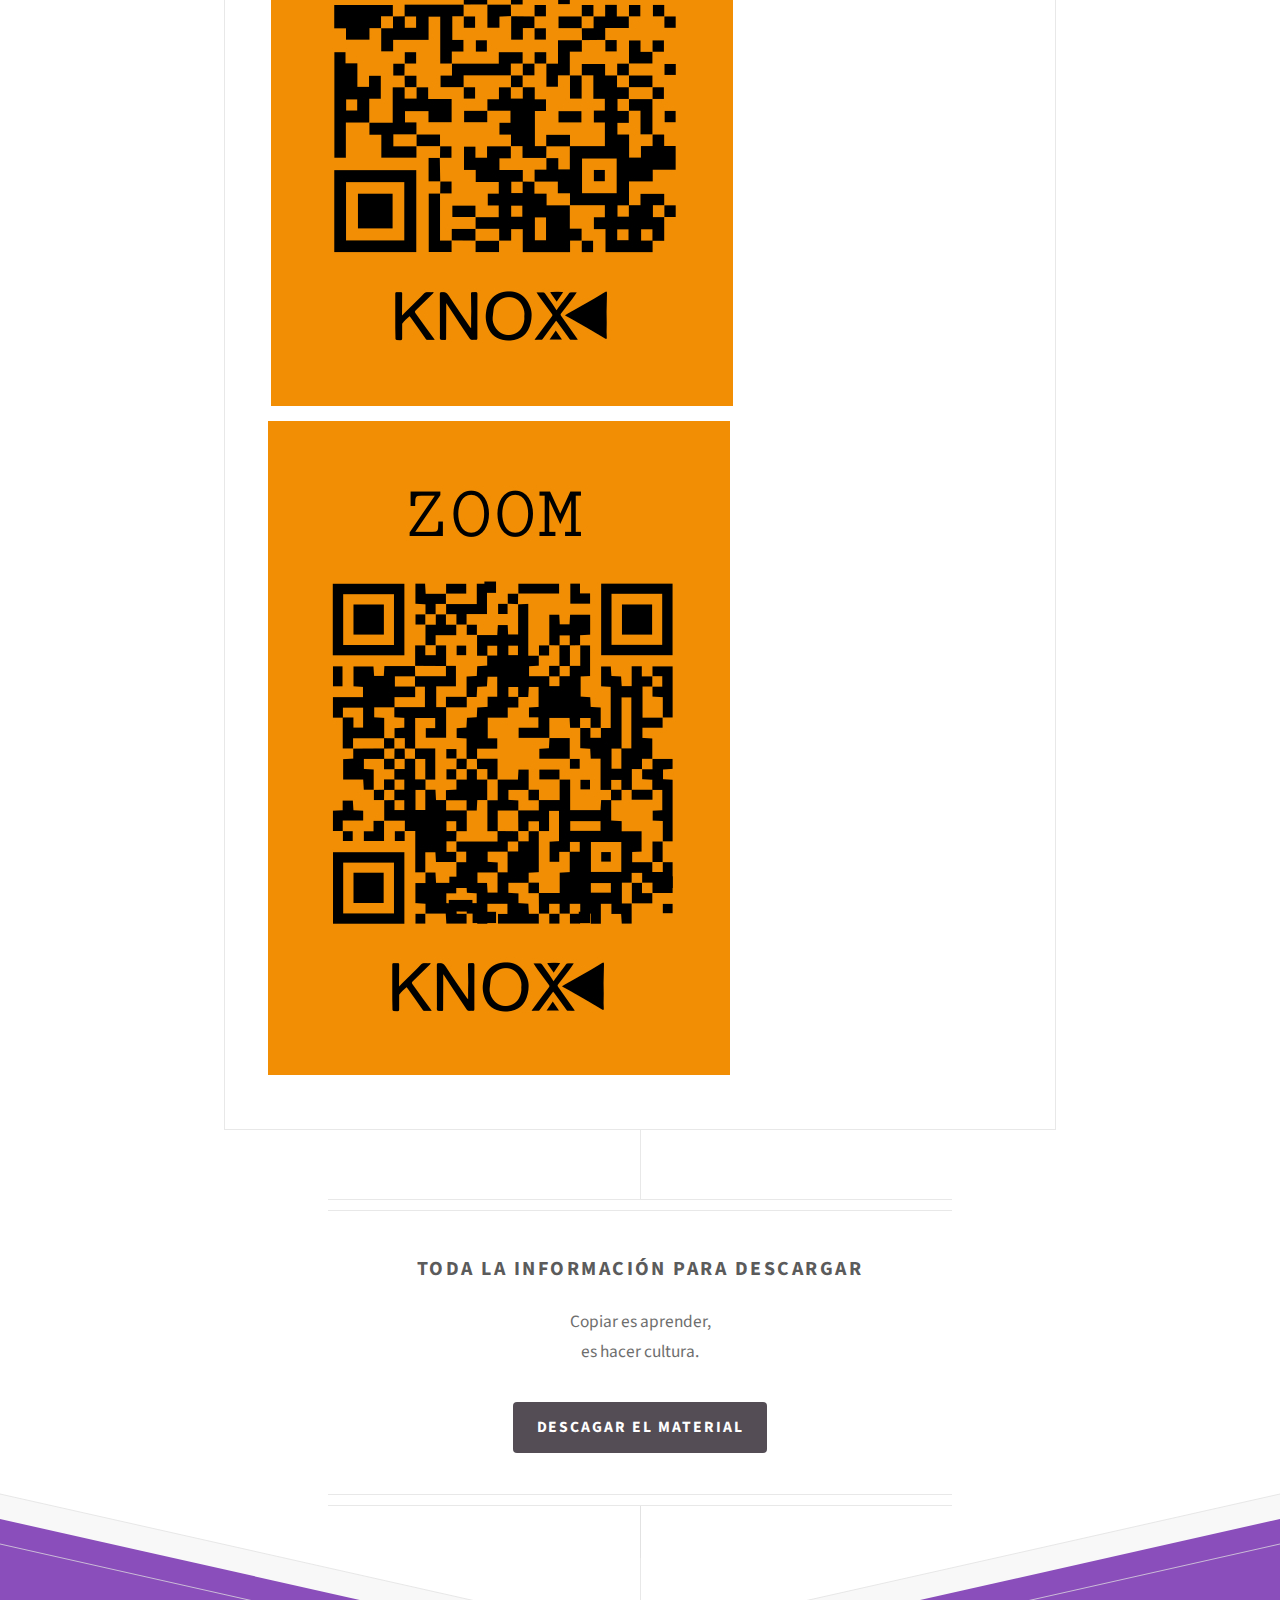
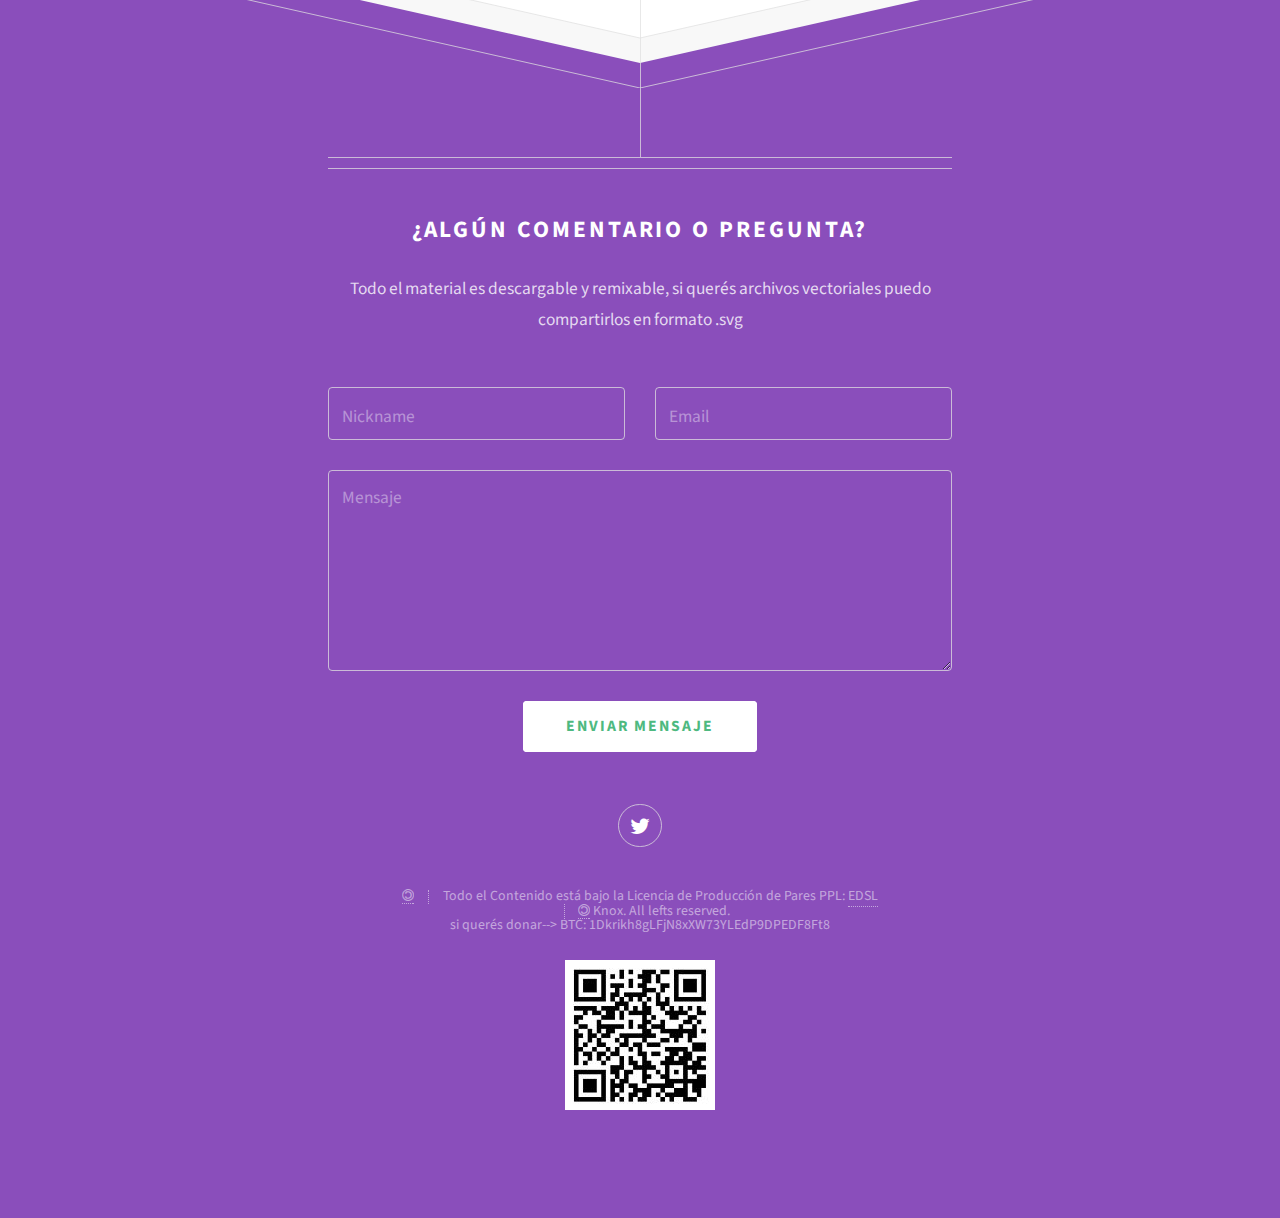
<file: knox-proyecto-zoom.html>
<!DOCTYPE HTML>
<!--
	KNOX <|
-->
<html>
	<head>
		<html xmlns="http://www.w3.org/1999/xhtml" lang="es" xml:lang="es"> <!-- idioma -->
		<link rel="shortcut icon" href="http://theknox.xyz/images/favicon.ico">
		<title>Intervenciones en binario</title>
		<title>Zoom</title>
		<meta charset="utf-8" />
		<meta name="viewport" content="width=device-width, initial-scale=1" />
		<meta name="autor" content="Knox">
		<meta name="description" content="Proyecto Zoom, QR en la calle">
		<!--[if lte IE 8]><script src="assets/js/ie/html5shiv.js"></script><![endif]-->
		<link rel="stylesheet" href="assets/css/main.css" />
		<!--[if lte IE 8]><link rel="stylesheet" href="assets/css/ie8.css" /><![endif]-->
		<!-- Quantcast Tag -->
		<script type="text/javascript">
		var _qevents = _qevents || [];

		(function() {
		var elem = document.createElement('script');
		elem.src = (document.location.protocol == "https:" ? "https://secure" : "http://edge") + ".quantserve.com/quant.js";
		elem.async = true;
		elem.type = "text/javascript";
		var scpt = document.getElementsByTagName('script')[0];
		scpt.parentNode.insertBefore(elem, scpt);
		})();

		_qevents.push({
		qacct:"p-D765jT1eKYhft"
		});
		</script>

		<noscript>
		<div style="display:none;">
		<img src="//pixel.quantserve.com/pixel/p-D765jT1eKYhft.gif" border="0" height="1" width="1" alt="Quantcast"/>
		</div>
		</noscript>
		<!-- End Quantcast tag -->
	</head>
	<body>

		<!-- Header -->
			<div id="header">
				<img src="images/knox.png" alt="" style="max-width:100%;" /> <!-- logo knox -->
				<h2>Activismo ciberterricola</h2>
				<p>+arts +code +culture<

				<br />
				<!-- aquí reposarán letras algun día --></p>
			</div>

		<!-- Main -->
			<div id="main">

				<div class="box container">
					<header>
						<h2>PROYECTO ZOOM</h2>
					</header>
					<section>
						<header>
							<h3>By KNOX◄</h3>
							<p>Multiples realidades en un mismo espacio</p>
						</header>
						<p>EL Proyecto <b>ZOOM</b> toma como premisa la multiplicidad de discursos que conviven en un mismo espacio para visualizar aquellos que están más invisibilizados: desde los suburbios del ciberespacio al ámbito que más los interpela, para cuestionarlos, para problematizarlos.
<br />La grilla de QR utilizada constituye un código que intenta interpelar al usuario curioso, la cual mantiene oculta la información hasta ser ejecutada.</p>
						Los espacios a exponer/hacer Zoom fueron Carnicerías, Escuelas, Bibliotecas y Cines. - 27 nov 2016


						<img src="images/knox_a1.jpg" alt="QR hoja fluor, en la calle" style="max-width:100%;" />
						<p> <strong>► 01</strong> </p>
						<img src="images/knox_a2.jpg" alt="QR hoja fluor, en la calle" style="max-width:100%;" />
						<p> <strong>► 02</strong> </p>
						<img src="images/knox_a3.jpg" alt="QR hoja fluor, en la calle" style="max-width:100%;" />
						<p> <strong>► 03</strong> </p>
						<img src="images/knox_a4.jpg" alt="QR hoja fluor, en la calle" style="max-width:100%;" />
						<p> <strong>► 04</strong> </p>
						<img src="images/knox_a5.jpg" alt="QR hoja fluor, en la calle" style="max-width:100%;" />
						<p> <strong>► 05</strong> </p>
						<img src="images/knox_a6.jpg" alt="QR hoja fluor, en la calle" style="max-width:100%;" />
						<p> <strong>► 06</strong> </p>
						<img src="images/knox_a7.jpg" alt="QR hoja fluor, en la calle" style="max-width:100%;" />
						<p> <strong>► 07  <br />Hana una usuaria anónima nos envió estas 2 propuestas interesantes para difundir  también y le agradecemos mucho :)</strong> </p>
						<img src="images/knox_a8.jpg" alt="QR hoja fluor, en la calle" style="max-width:100%;" />

						<img src="images/knox_a9.jpg" alt="QR hoja fluor, en la calle" style="max-width:100%;" />


				</div>

				<footer class="major container 75%">
					<h3>Toda la información para descargar</h3>
					<p>Copiar es aprender,
					<br />es hacer cultura.</p>
					<ul class="actions">
						<li><a href="http://theknox.xyz/download/knoxMaterial.7z" class="button">Descagar el material</a></li>
 <!-- magnet -->

					</ul>
				</footer>

			</div>

		<!-- Footer -->
			<div id="footer">
				<div class="container 75%">

					<header class="major last">
						<h2>¿Algún comentario o pregunta?</h2>
					</header>

					<p>Todo el material es descargable y remixable, si querés archivos
					vectoriales puedo compartirlos en formato .svg</p>

					<form method="post" action="http://theknox.xyz/send_form_email.php">
						<div class="row">
							<div class="6u 12u(mobilep)">
								<input type="text" name="name" placeholder="Nickname" />
							</div>
							<div class="6u 12u(mobilep)">
								<input type="email" name="email" placeholder="Email" />
							</div>
						</div>
						<div class="row">
							<div class="12u">
								<textarea name="message" placeholder="Mensaje" rows="6"></textarea>
							</div>
						</div>
						<div class="row">
							<div class="12u">
								<ul class="actions">
									<li><input type="submit" value="enviar mensaje" /></li>
								</ul>
							</div>
						</div>
					</form>

					<ul class="icons">
						<li><a href="https://twitter.com/knox_xyz" class="icon fa-twitter"><span class="label">Twitter</span></a></li>
					</ul>

					<ul class="copyright">
						<li><a class="fa fa-copyright fa-flip-horizontal"></a> <li>Todo el Contenido está bajo la Licencia de Producción de Pares PPL: <a href="https://endefensadelsl.org/ppl_es.html">EDSL</a></li>
						<li><a class="fa fa-copyright fa-flip-horizontal"></a> Knox. All lefts reserved.</li>
						<p> si querés donar--> BTC: 1Dkrikh8gLFjN8xXW73YLEdP9DPEDF8Ft8</p>
						<img src="images/btc-knox.jpg" alt="QR Bitcoins Donación" style="max-width:100%;"/>
					</ul>

				</div>
			</div>

		<!-- Scripts -->
			<script src="assets/js/jquery.min.js"></script>
			<script src="assets/js/skel.min.js"></script>
			<script src="assets/js/util.js"></script>
			<!--[if lte IE 8]><script src="assets/js/ie/respond.min.js"></script><![endif]-->
			<script src="assets/js/main.js"></script>

	</body>
</html>
</file>
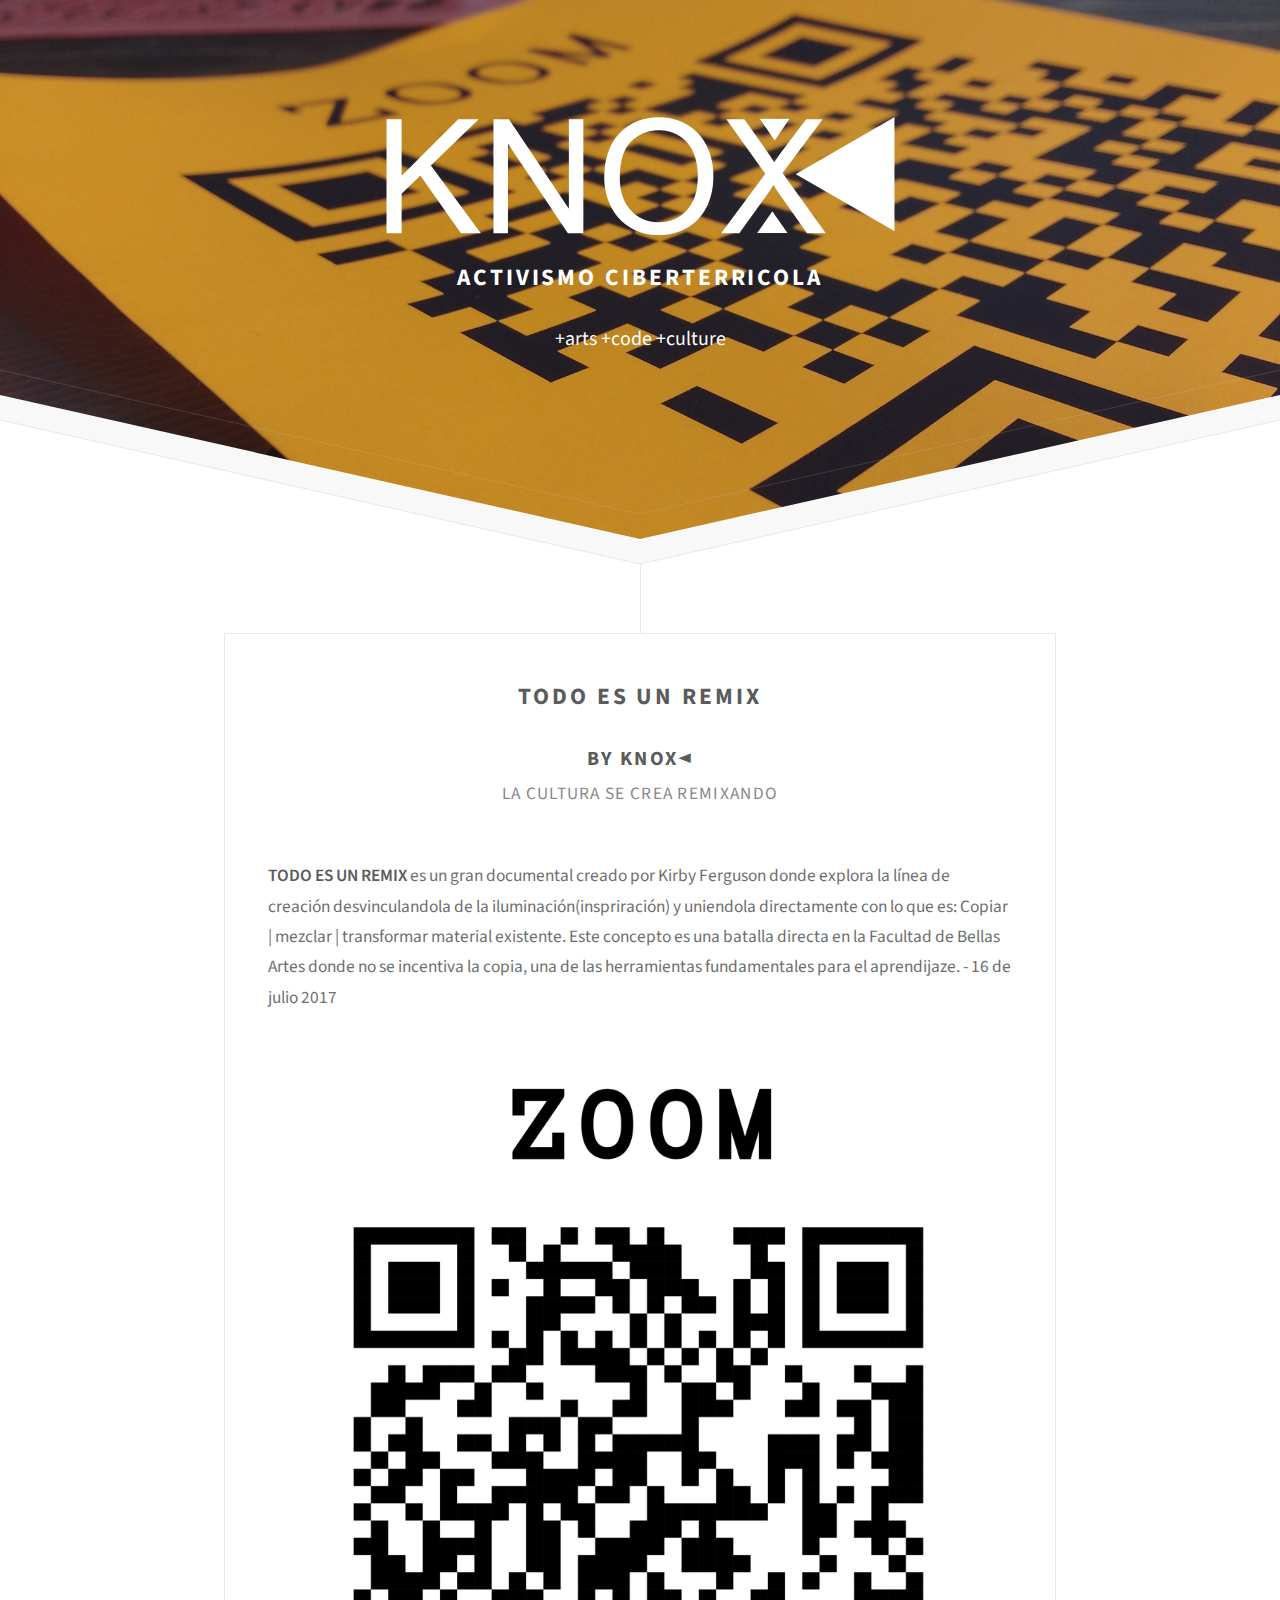
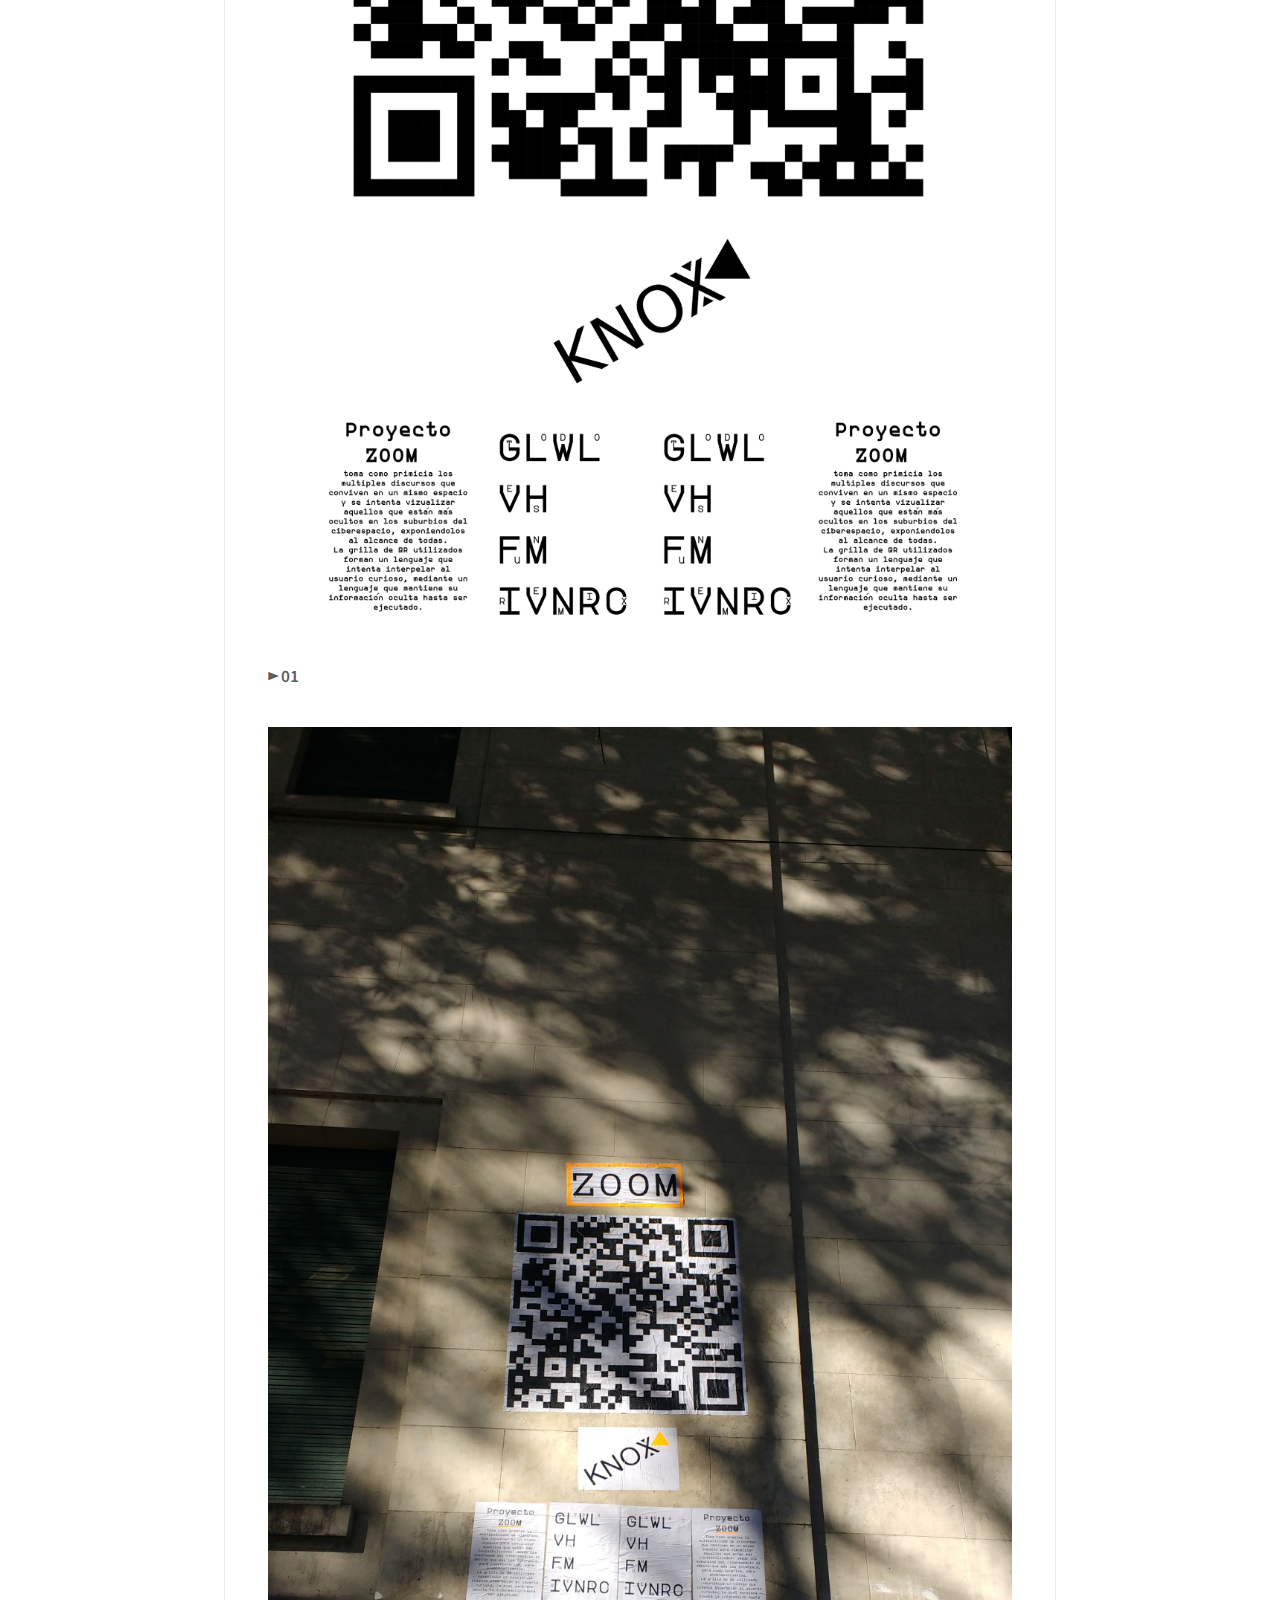
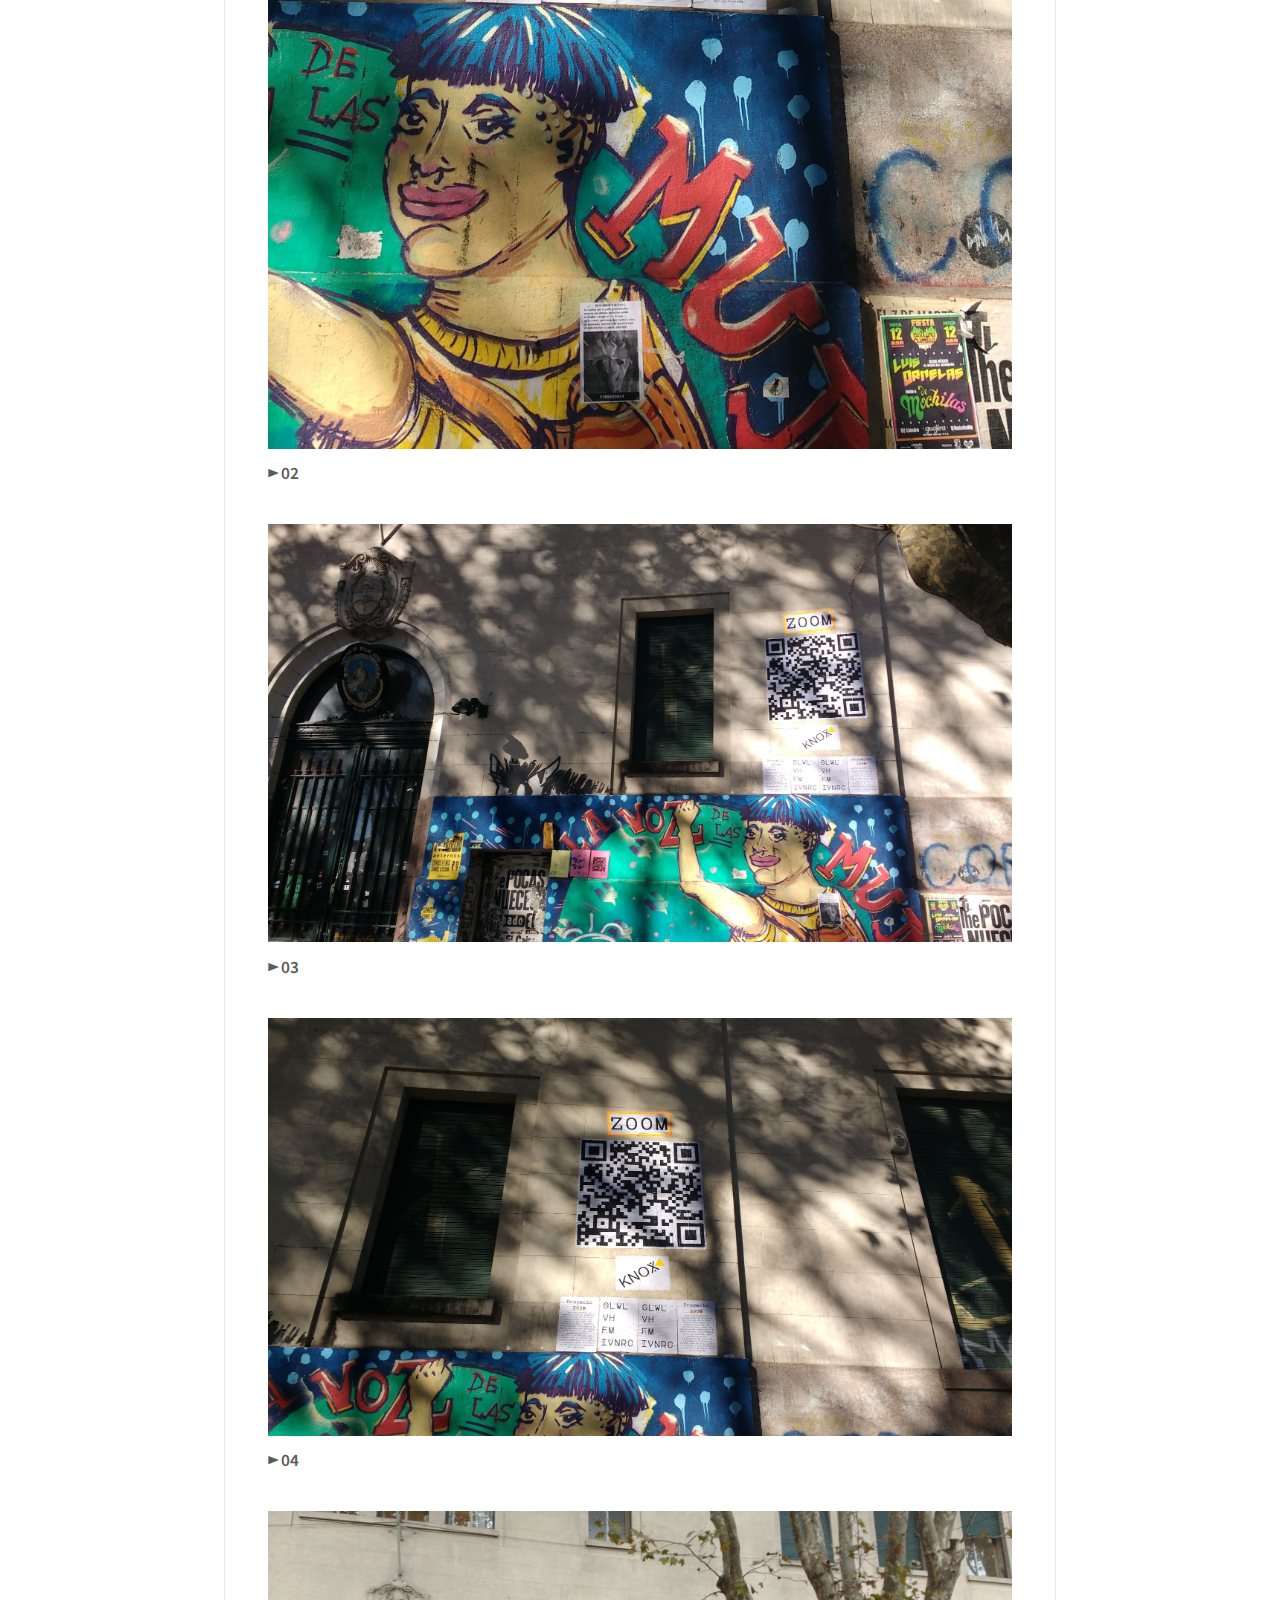
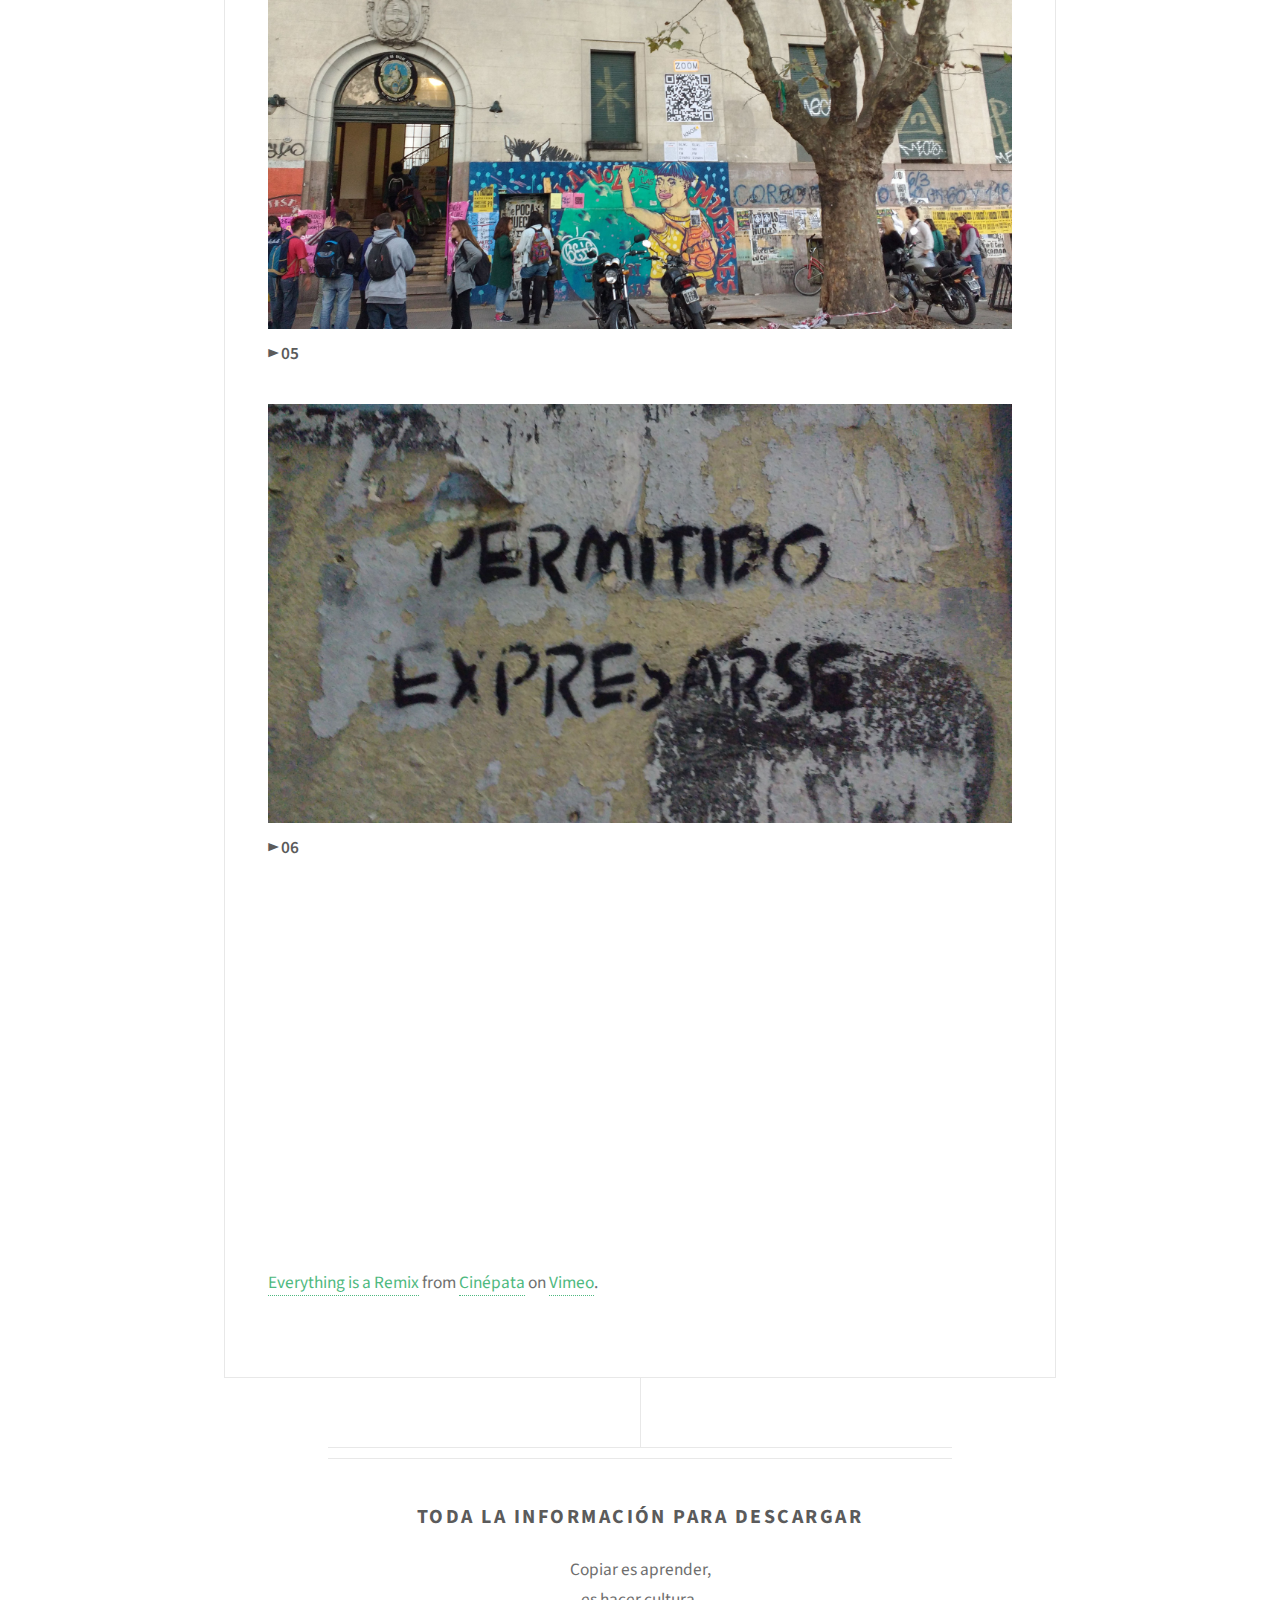
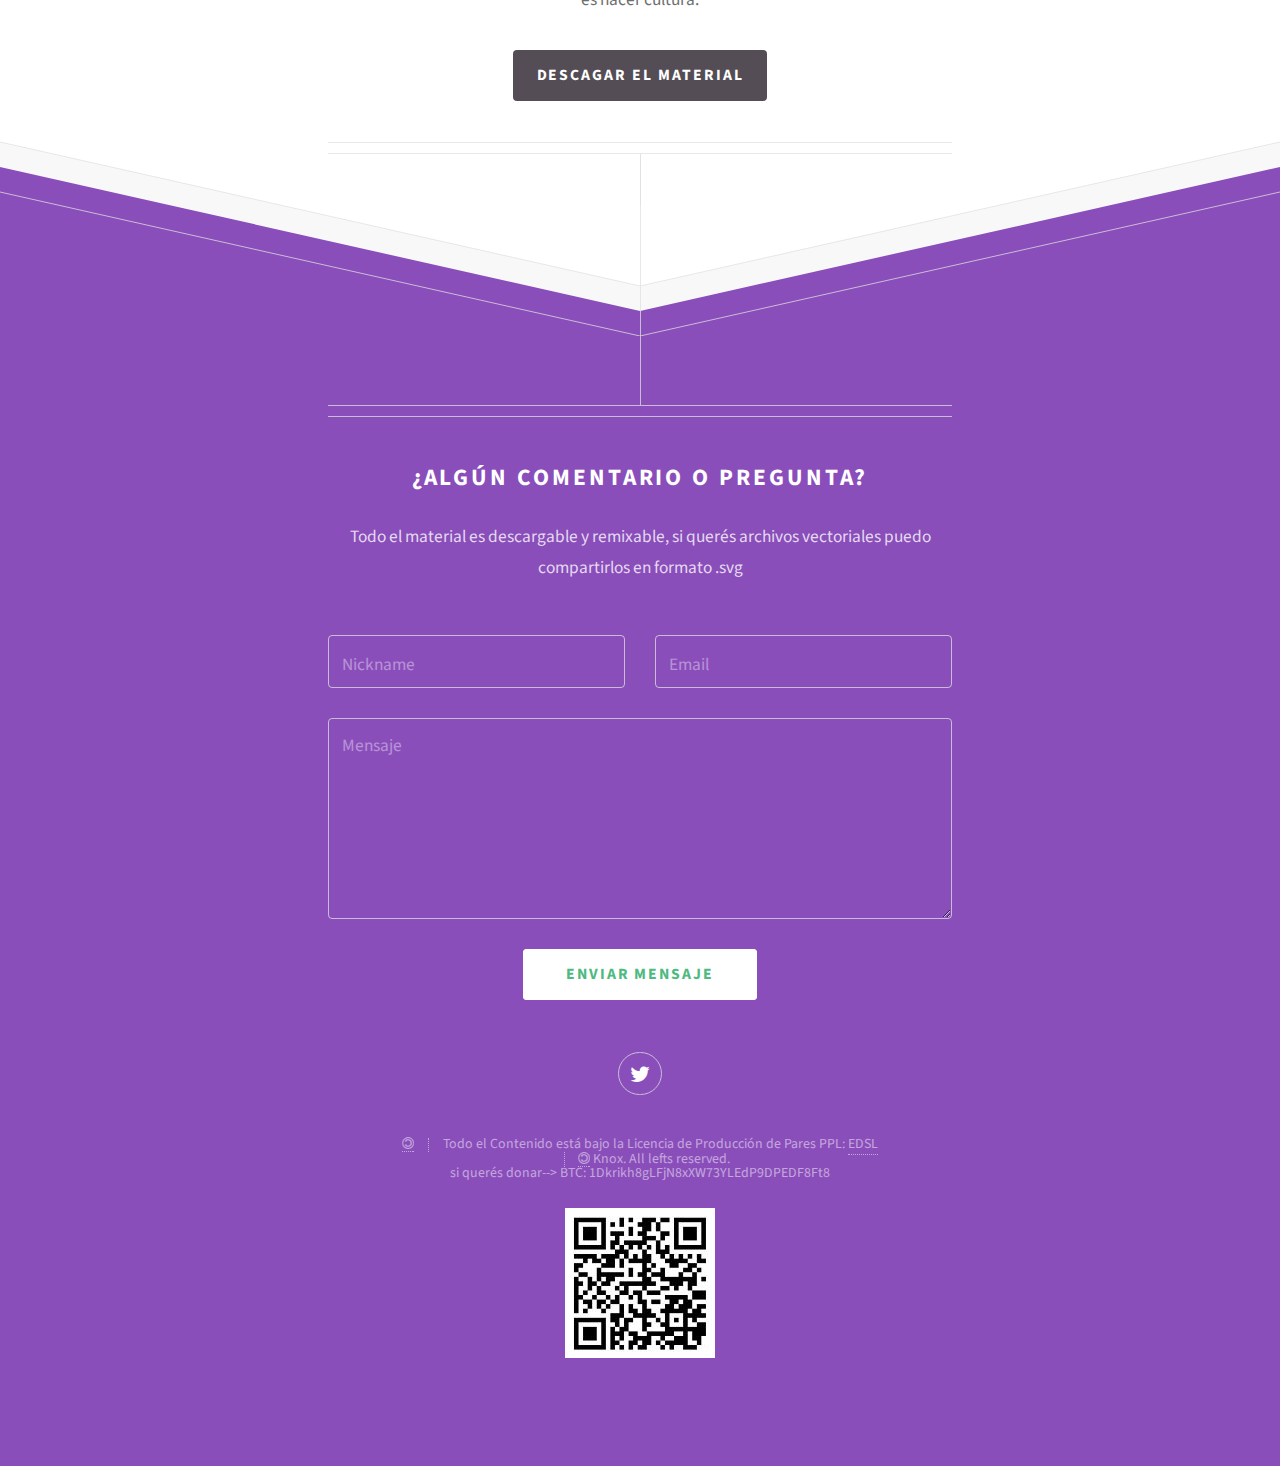
<file: knox-qr-bellas-artes.html>
<!DOCTYPE HTML>
<!--
	KNOX <|
-->
<html>
	<head>
		<html xmlns="http://www.w3.org/1999/xhtml" lang="es" xml:lang="es"> <!-- idioma -->
		<link rel="shortcut icon" href="http://theknox.xyz/images/favicon.ico">
		<title>Intervenciones en binario</title>
		<title>¿Te Están espiando?</title>
		<meta charset="utf-8" />
		<meta name="viewport" content="width=device-width, initial-scale=1" />
		<meta name="autor" content="Knox">
		<meta name="description" content="Te están espiando, afiche stencil">
		<!--[if lte IE 8]><script src="assets/js/ie/html5shiv.js"></script><![endif]-->
		<link rel="stylesheet" href="assets/css/main.css" />
		<!--[if lte IE 8]><link rel="stylesheet" href="assets/css/ie8.css" /><![endif]-->
		<!-- Quantcast Tag -->
		<script type="text/javascript">
		var _qevents = _qevents || [];

		(function() {
		var elem = document.createElement('script');
		elem.src = (document.location.protocol == "https:" ? "https://secure" : "http://edge") + ".quantserve.com/quant.js";
		elem.async = true;
		elem.type = "text/javascript";
		var scpt = document.getElementsByTagName('script')[0];
		scpt.parentNode.insertBefore(elem, scpt);
		})();

		_qevents.push({
		qacct:"p-D765jT1eKYhft"
		});
		</script>

		<noscript>
		<div style="display:none;">
		<img src="//pixel.quantserve.com/pixel/p-D765jT1eKYhft.gif" border="0" height="1" width="1" alt="Quantcast"/>
		</div>
		</noscript>
		<!-- End Quantcast tag -->
	</head>
	<body>

		<!-- Header -->
			<div id="header">
				<img src="images/knox.png" alt="código QR, knox portada" style="max-width:100%;" /> <!-- logo knox -->
				<h2>Activismo ciberterricola</h2>
				<p>+arts +code +culture
				<br />
				<!-- aquí reposarán letras algun día --></p>
			</div>

		<!-- Main -->
			<div id="main">

				<div class="box container">
					<header>
						<h2>TODO ES UN REMIX</h2>
					</header>
					<section>
						<header>
							<h3>By KNOX◄</h3>
							<p>LA CULTURA SE CREA REMIXANDO</p>
						</header>
						<p><b>TODO ES UN REMIX</b> es un gran documental creado por Kirby Ferguson donde explora la línea de creación desvinculandola de la iluminación(inspriración) y uniendola directamente con lo que es: Copiar | mezclar | transformar material existente. Este concepto es una batalla directa en la Facultad de Bellas Artes donde no se incentiva la copia, una de las herramientas fundamentales para el aprendijaze.  - 16 de julio 2017</b></p>


						<img src="images/knox_d1.jpg" alt="intervención en la calle, todo es un remix, UNLP- Bellas Artes" style="max-width:100%;" />
						<p> <strong>► 01</strong> </p>
						<img src="images/knox_d2.jpg" alt="intervención en la calle, todo es un remix, UNLP- Bellas Artes" style="max-width:100%;" />
						<p> <strong>► 02</strong> </p>
						<img src="images/knox_d3.jpg" alt="intervención en la calle, todo es un remix, UNLP- Bellas Artes" style="max-width:100%;" />
						<p> <strong>► 03</strong> </p>
						<img src="images/knox_d4.jpg" alt="intervención en la calle, todo es un remix, UNLP- Bellas Artes" style="max-width:100%;" />
						<p> <strong>► 04</strong> </p>
						<img src="images/knox_d5.jpg" alt="intervención en la calle, todo es un remix, UNLP- Bellas Artes" style="max-width:100%;" />
						<p> <strong>► 05</strong> </p>
						<img src="images/knox_d6.jpg" alt="intervención en la calle, todo es un remix, UNLP- Bellas Artes" style="max-width:100%;" />
						<p> <strong>► 06</strong> </p>
							<iframe src="https://player.vimeo.com/video/42393680" width="640" height="360" frameborder="0" webkitallowfullscreen mozallowfullscreen allowfullscreen></iframe>
							<p><a href="https://vimeo.com/42393680">Everything is a Remix</a> from <a href="https://vimeo.com/cinepata">Cin&eacute;pata</a> on <a href="https://vimeo.com">Vimeo</a>.</p>
					<!--<img src="images/knox_b7.jpg" alt="stencil, te están espiando, intervención en la calle" style="max-width:100%;" />
						<p> <strong>► 07</strong> </p> -->
				</div>




				<footer class="major container 75%">
					<h3>Toda la información para descargar</h3>
					<p>Copiar es aprender,
					<br />es hacer cultura.</p>
					<ul class="actions">
						<li><a href="http://theknox.xyz/download/knoxMaterial.7z" class="button">Descagar el material</a></li>
 <!-- magnet -->

					</ul>
				</footer>

			</div>

		<!-- Footer -->
			<div id="footer">
				<div class="container 75%">

					<header class="major last">
						<h2>¿Algún comentario o pregunta?</h2>
					</header>

					<p>Todo el material es descargable y remixable, si querés archivos
					vectoriales puedo compartirlos en formato .svg</p>

					<form method="post" action="http://theknox.xyz/send_form_email.php">
						<div class="row">
							<div class="6u 12u(mobilep)">
								<input type="text" name="name" placeholder="Nickname" />
							</div>
							<div class="6u 12u(mobilep)">
								<input type="email" name="email" placeholder="Email" />
							</div>
						</div>
						<div class="row">
							<div class="12u">
								<textarea name="message" placeholder="Mensaje" rows="6"></textarea>
							</div>
						</div>
						<div class="row">
							<div class="12u">
								<ul class="actions">
									<li><input type="submit" value="enviar mensaje" /></li>
								</ul>
							</div>
						</div>
					</form>

					<ul class="icons">
						<li><a href="https://twitter.com/knox_xyz" class="icon fa-twitter"><span class="label">Twitter</span></a></li>
					</ul>

					<ul class="copyright">
						<li><a class="fa fa-copyright fa-flip-horizontal"></a> <li>Todo el Contenido está bajo la Licencia de Producción de Pares PPL: <a href="https://endefensadelsl.org/ppl_es.html">EDSL</a></li>
						<li><a class="fa fa-copyright fa-flip-horizontal"></a> Knox. All lefts reserved.</li>
							<p> si querés donar--> BTC: 1Dkrikh8gLFjN8xXW73YLEdP9DPEDF8Ft8</p>
							<img src="images/btc-knox.jpg" alt="QR Bitcoins Donación" style="max-width:100%;"/>
					</ul>

				</div>
			</div>

		<!-- Scripts -->
			<script src="assets/js/jquery.min.js"></script>
			<script src="assets/js/skel.min.js"></script>
			<script src="assets/js/util.js"></script>
			<!--[if lte IE 8]><script src="assets/js/ie/respond.min.js"></script><![endif]-->
			<script src="assets/js/main.js"></script>

	</body>
</html>
</file>
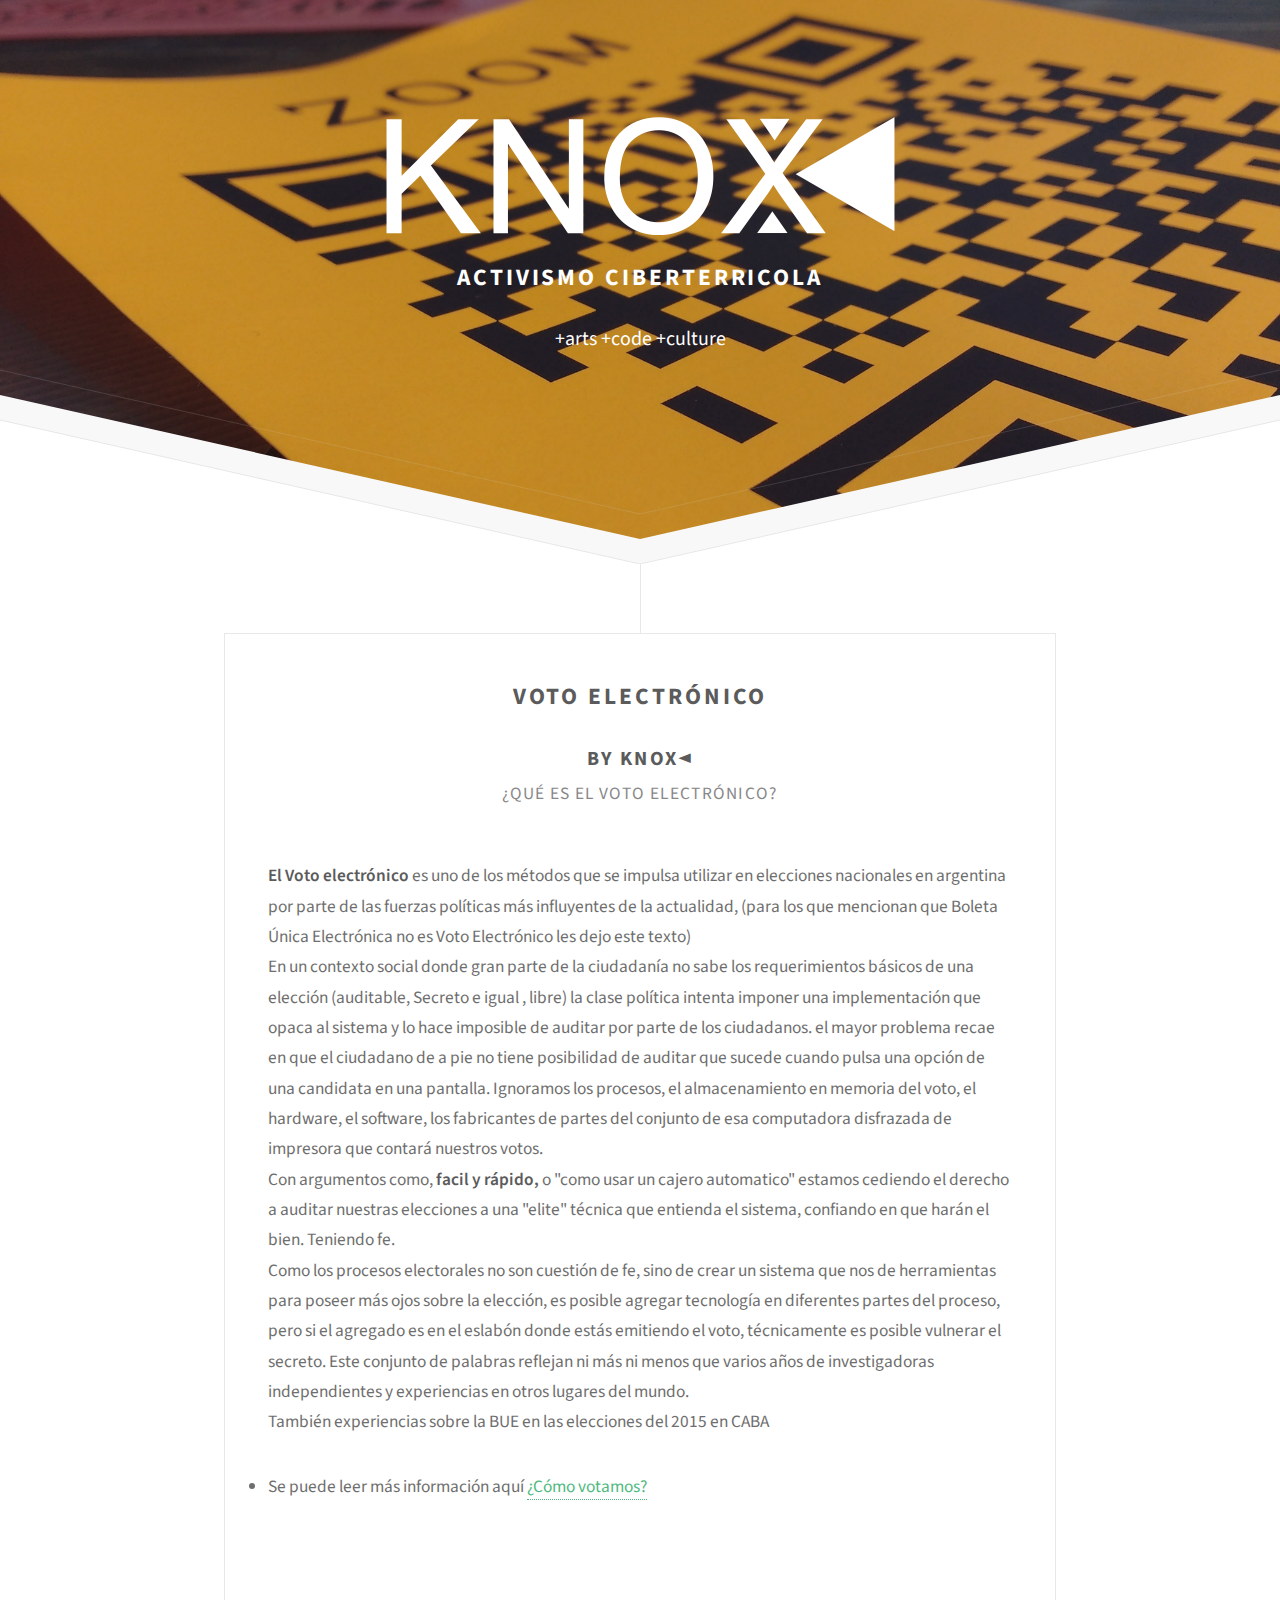
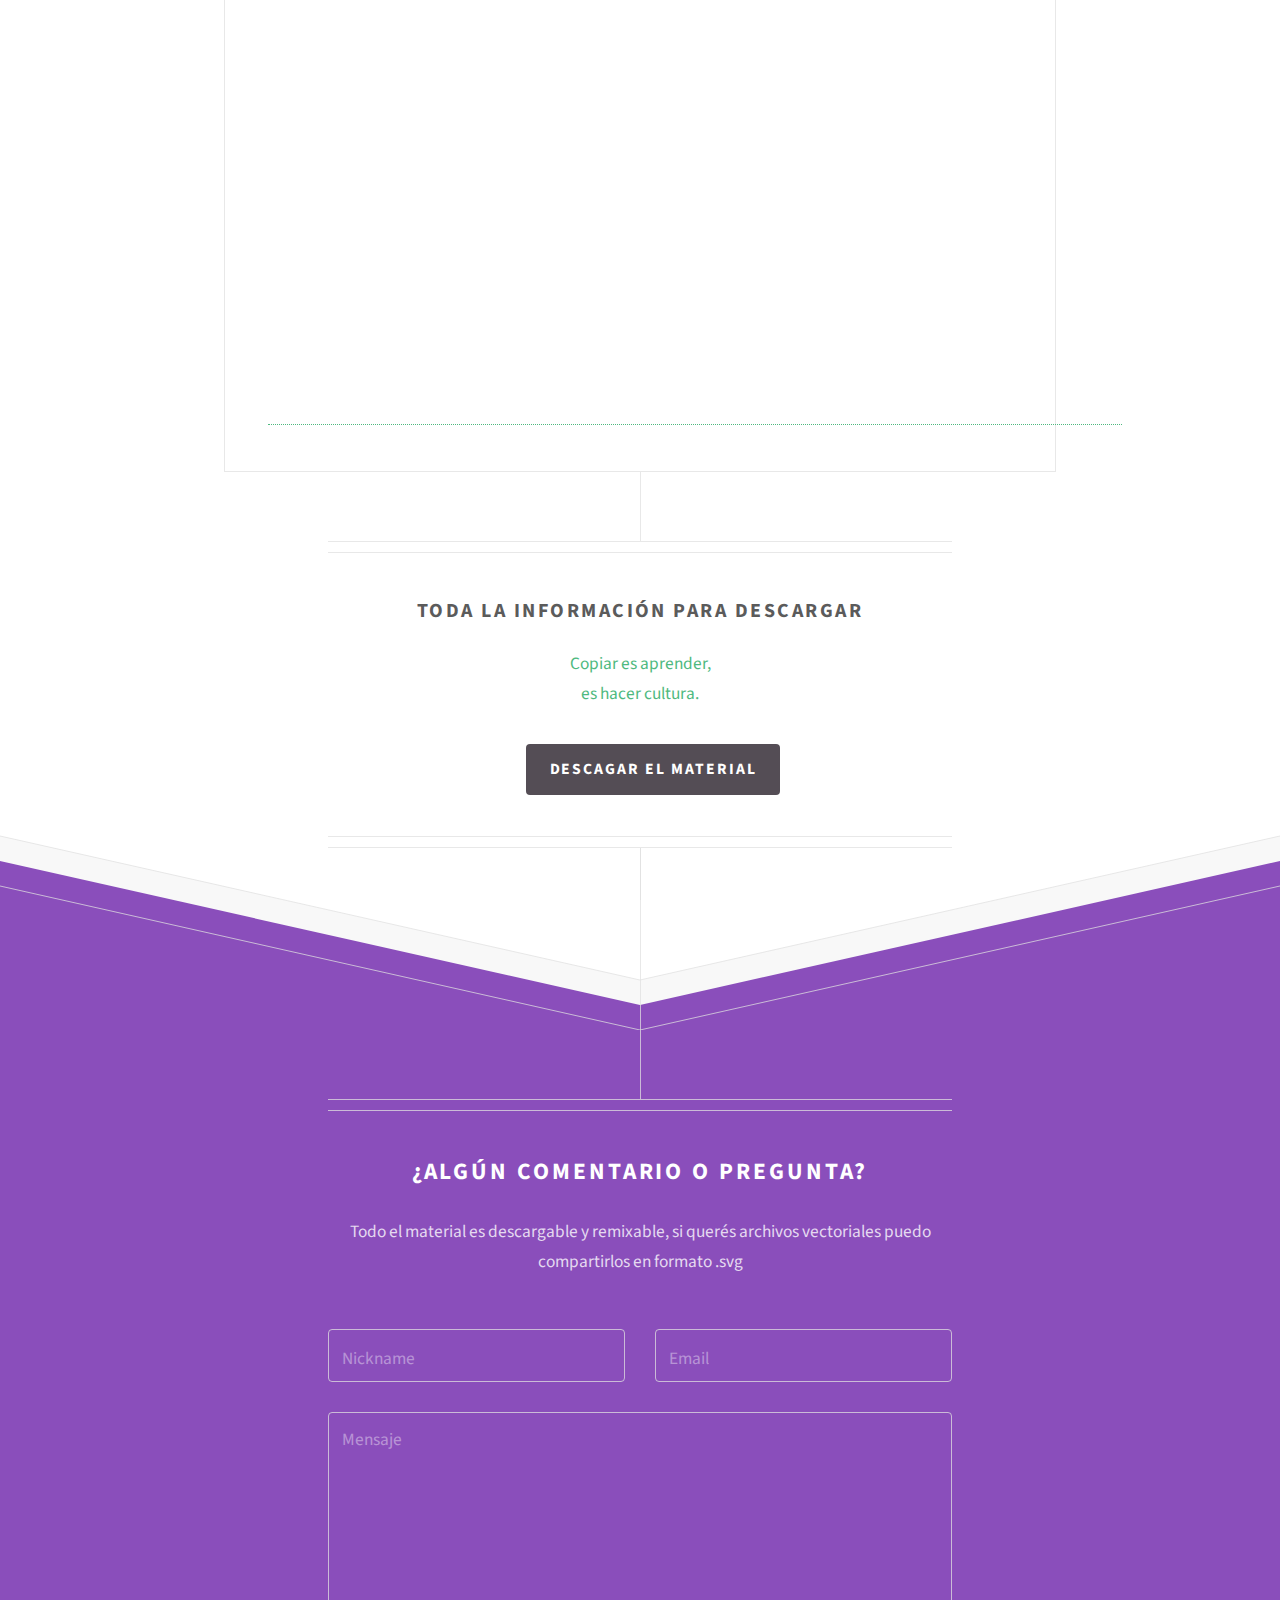
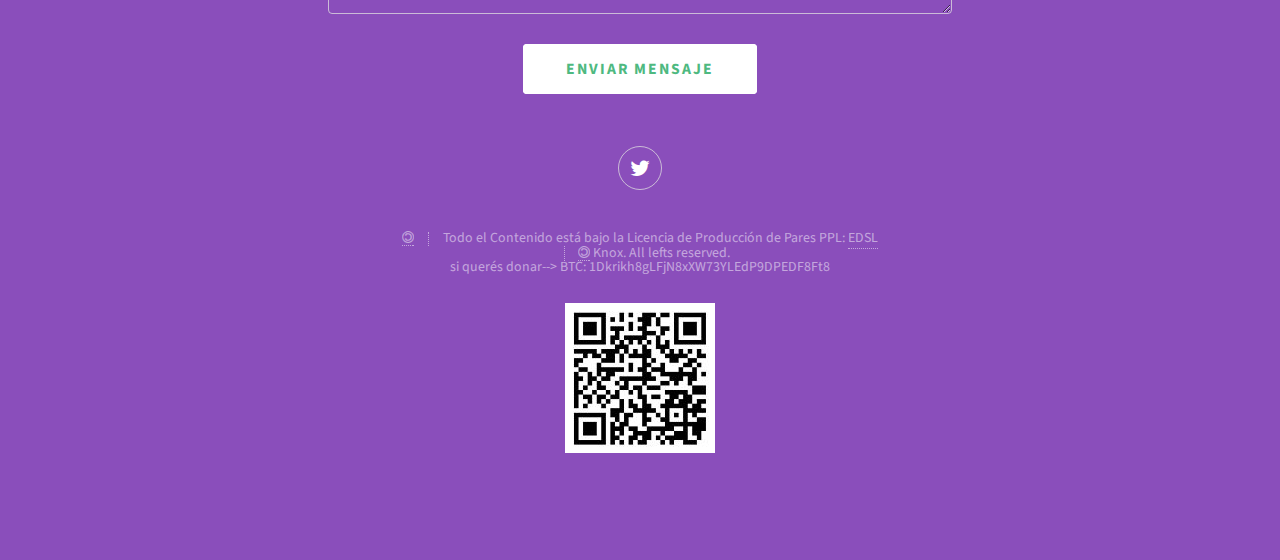
<file: knox-qr-voto-electronico.html>
<!DOCTYPE HTML>
<!--
	KNOX <|
-->
<html>
	<head>
		<html xmlns="http://www.w3.org/1999/xhtml" lang="es" xml:lang="es"> <!-- idioma -->
		<link rel="shortcut icon" href="http://theknox.xyz/images/favicon.ico">
		<title>Intervenciones en binario</title>
		<title>Cifrando la calle</title>
		<meta charset="utf-8" />
		<meta name="viewport" content="width=device-width, initial-scale=1" />
		<meta name="autor" content="Knox">
		<meta name="description" content="Voto Electrónico">
		<!--[if lte IE 8]><script src="assets/js/ie/html5shiv.js"></script><![endif]-->
		<link rel="stylesheet" href="assets/css/main.css" />
		<!--[if lte IE 8]><link rel="stylesheet" href="assets/css/ie8.css" /><![endif]-->
		<!-- Quantcast Tag -->
		<script type="text/javascript">
		var _qevents = _qevents || [];

		(function() {
		var elem = document.createElement('script');
		elem.src = (document.location.protocol == "https:" ? "https://secure" : "http://edge") + ".quantserve.com/quant.js";
		elem.async = true;
		elem.type = "text/javascript";
		var scpt = document.getElementsByTagName('script')[0];
		scpt.parentNode.insertBefore(elem, scpt);
		})();

		_qevents.push({
		qacct:"p-D765jT1eKYhft"
		});
		</script>

		<noscript>
		<div style="display:none;">
		<img src="//pixel.quantserve.com/pixel/p-D765jT1eKYhft.gif" border="0" height="1" width="1" alt="Quantcast"/>
		</div>
		</noscript>
		<!-- End Quantcast tag -->
	</head>
	<body>

		<!-- Header -->
			<div id="header">
				<img src="images/knox.png" alt="logo knox" style="max-width:100%;" /> <!-- logo knox -->
				<h2>Activismo ciberterricola</h2>
				<p>+arts +code +culture

				<br />
				<!-- aquí reposarán letras algun día --></p>
			</div>

		<!-- Main -->
			<div id="main">

				<div class="box container">
					<header>
						<h2>VOTO ELECTRÓNICO</h2>
					</header>
					<section>
						<header>
							<h3>By KNOX◄</h3>
							<p>¿Qué es el Voto electrónico?</p>
						</header>
						<p><b>El Voto electrónico </b>es uno de los métodos que se impulsa utilizar en elecciones nacionales en argentina por parte de las fuerzas políticas más influyentes de la actualidad, (para los que mencionan que Boleta Única Electrónica no es Voto Electrónico les dejo este texto)
						<br /> En un contexto social donde gran parte de la ciudadanía no sabe los requerimientos básicos de una elección (auditable, Secreto e igual , libre) la clase política intenta imponer una implementación que opaca al sistema y lo hace imposible de auditar por parte de los ciudadanos.
						el mayor problema recae en que el ciudadano de a pie no tiene posibilidad de auditar que sucede cuando pulsa una opción de una candidata en una pantalla. Ignoramos los procesos, el almacenamiento en memoria del voto, el hardware, el software, los fabricantes de partes del conjunto de esa computadora disfrazada de impresora que contará nuestros votos.
						<br />Con argumentos como,<b> facil y rápido,</b> o "como usar un cajero automatico" estamos cediendo el derecho a auditar nuestras elecciones a una "elite"  técnica que entienda el sistema, confiando en que harán el bien. Teniendo fe.
						<br />Como los procesos electorales no son cuestión de fe, sino de crear un sistema que nos de herramientas para poseer más ojos sobre la elección, es posible agregar tecnología en diferentes partes del proceso, pero si el agregado es en el eslabón donde estás emitiendo el voto, técnicamente es posible vulnerar el secreto.
						Este conjunto de palabras reflejan ni más ni menos que varios años de investigadoras independientes y experiencias en otros lugares del mundo.
						<br />También experiencias sobre la BUE en las elecciones del 2015 en CABA
						<li>Se puede leer más información  aquí <a href="https://github.com/comovotamos/votoelectronico-data">¿Cómo votamos?
						</p>

						<iframe width="854" height="480" src="https://www.youtube.com/embed/zhjVVrVHsrQ" frameborder="0" allowfullscreen></iframe>
						<!-- <img src="images/knox_c5.jpg" alt="" style="max-width:100%;" />
						<p> <strong>► 05</strong> </p>
						<img src="images/knox_c6.jpg" alt="" style="max-width:100%;" />
						<p> <strong>► 06</strong> </p>
						<img src="images/knox_c7.jpg" alt="" style="max-width:100%;" />
						<p> <strong>► 07</strong> </p>
						-->


				</div>



				<footer class="major container 75%">
					<h3>Toda la información para descargar</h3>
					<p>Copiar es aprender,
					<br />es hacer cultura.</p>
					<ul class="actions">
						<li><a href="http://theknox.xyz/download/knoxMaterial.7z" class="button">Descagar el material</a></li>
 <!-- magnet -->

					</ul>
				</footer>

			</div>

		<!-- Footer -->
			<div id="footer">
				<div class="container 75%">

					<header class="major last">
						<h2>¿Algún comentario o pregunta?</h2>
					</header>

					<p>Todo el material es descargable y remixable, si querés archivos
					vectoriales puedo compartirlos en formato .svg</p>

					<form method="post" action="http://theknox.xyz/send_form_email.php">
						<div class="row">
							<div class="6u 12u(mobilep)">
								<input type="text" name="name" placeholder="Nickname" />
							</div>
							<div class="6u 12u(mobilep)">
								<input type="email" name="email" placeholder="Email" />
							</div>
						</div>
						<div class="row">
							<div class="12u">
								<textarea name="message" placeholder="Mensaje" rows="6"></textarea>
							</div>
						</div>
						<div class="row">
							<div class="12u">
								<ul class="actions">
									<li><input type="submit" value="enviar mensaje" /></li>
								</ul>
							</div>
						</div>
					</form>

					<ul class="icons">
						<li><a href="https://twitter.com/knox_xyz" class="icon fa-twitter"><span class="label">Twitter</span></a></li>
					</ul>

					<ul class="copyright">
						<li><a class="fa fa-copyright fa-flip-horizontal"></a> <li>Todo el Contenido está bajo la Licencia de Producción de Pares PPL: <a href="https://endefensadelsl.org/ppl_es.html">EDSL</a></li>
						<li><a class="fa fa-copyright fa-flip-horizontal"></a> Knox. All lefts reserved.</li>
						<p> si querés donar--> BTC: 1Dkrikh8gLFjN8xXW73YLEdP9DPEDF8Ft8</p>
						<img src="images/btc-knox.jpg" alt="QR Bitcoins Donación" style="max-width:100%;"/>
					</ul>

				</div>
			</div>

		<!-- Scripts -->
			<script src="assets/js/jquery.min.js"></script>
			<script src="assets/js/skel.min.js"></script>
			<script src="assets/js/util.js"></script>
			<!--[if lte IE 8]><script src="assets/js/ie/respond.min.js"></script><![endif]-->
			<script src="assets/js/main.js"></script>

	</body>
</html>
</file>
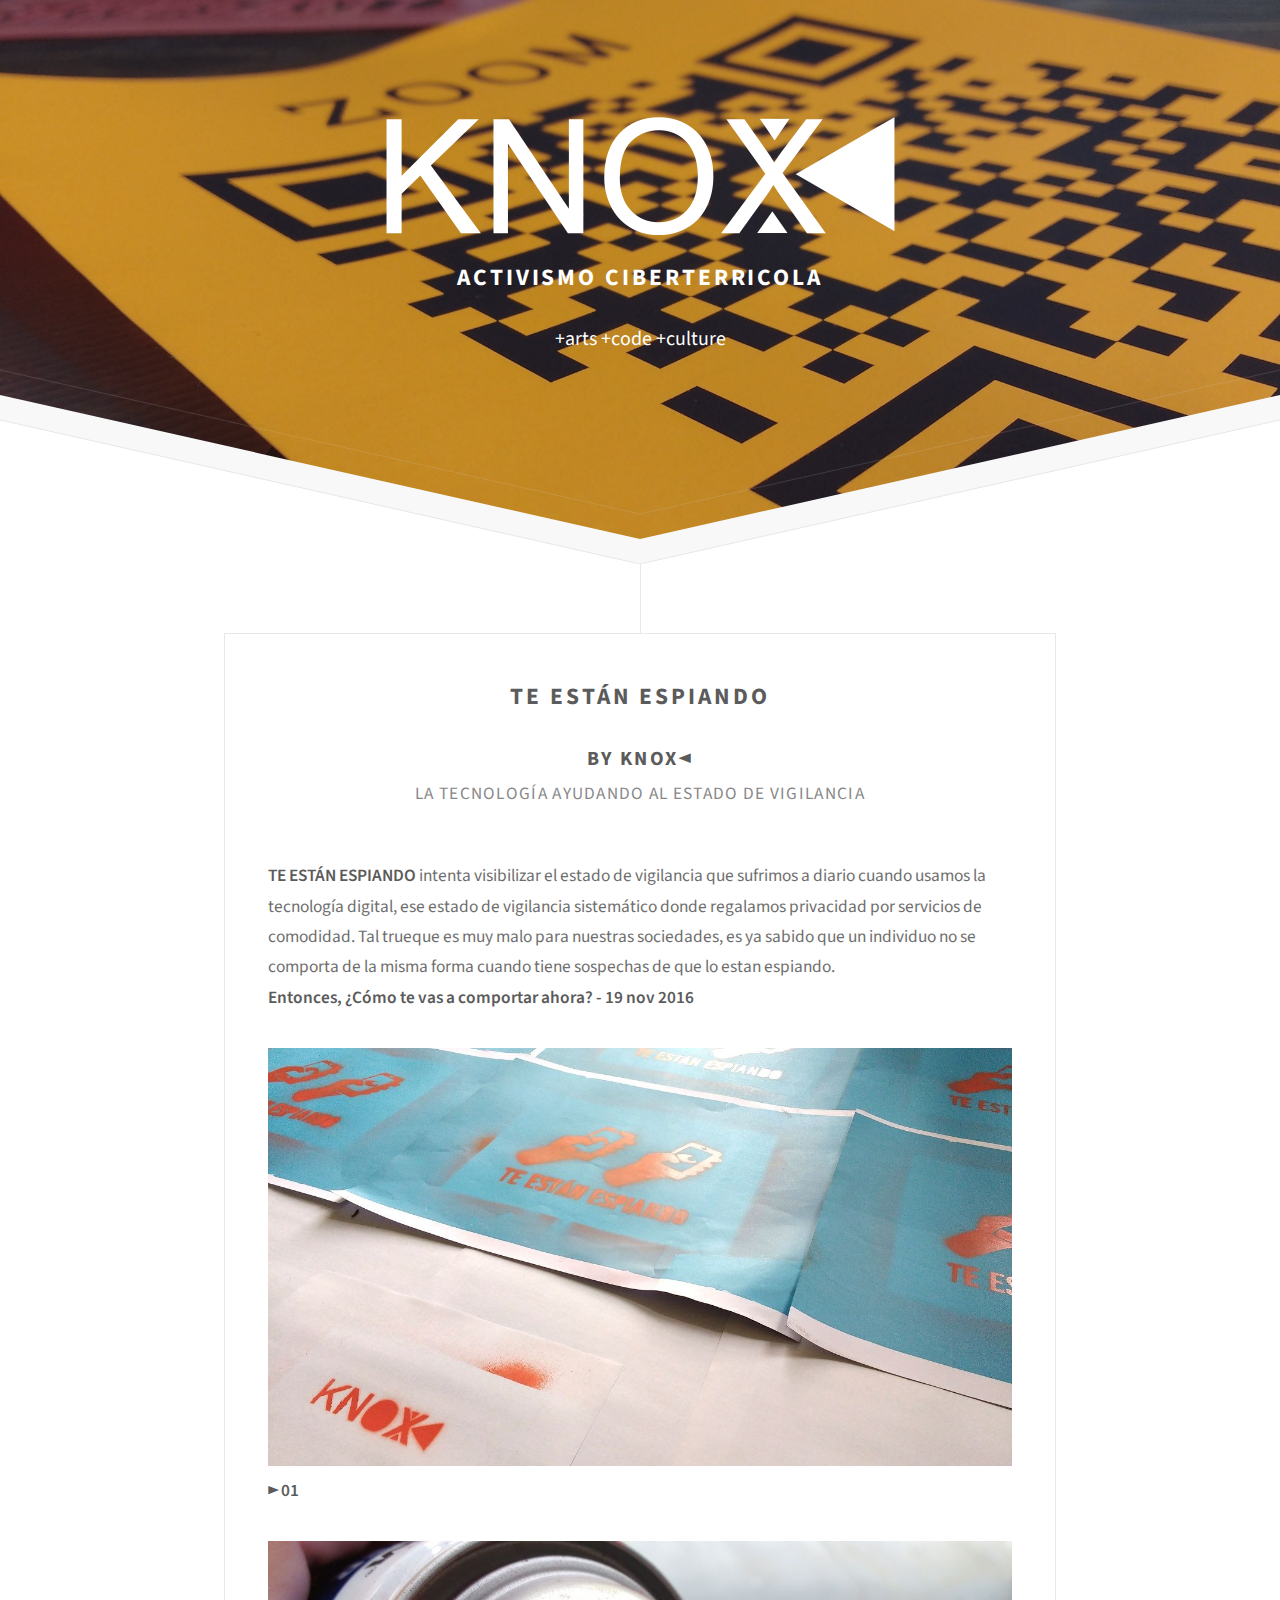
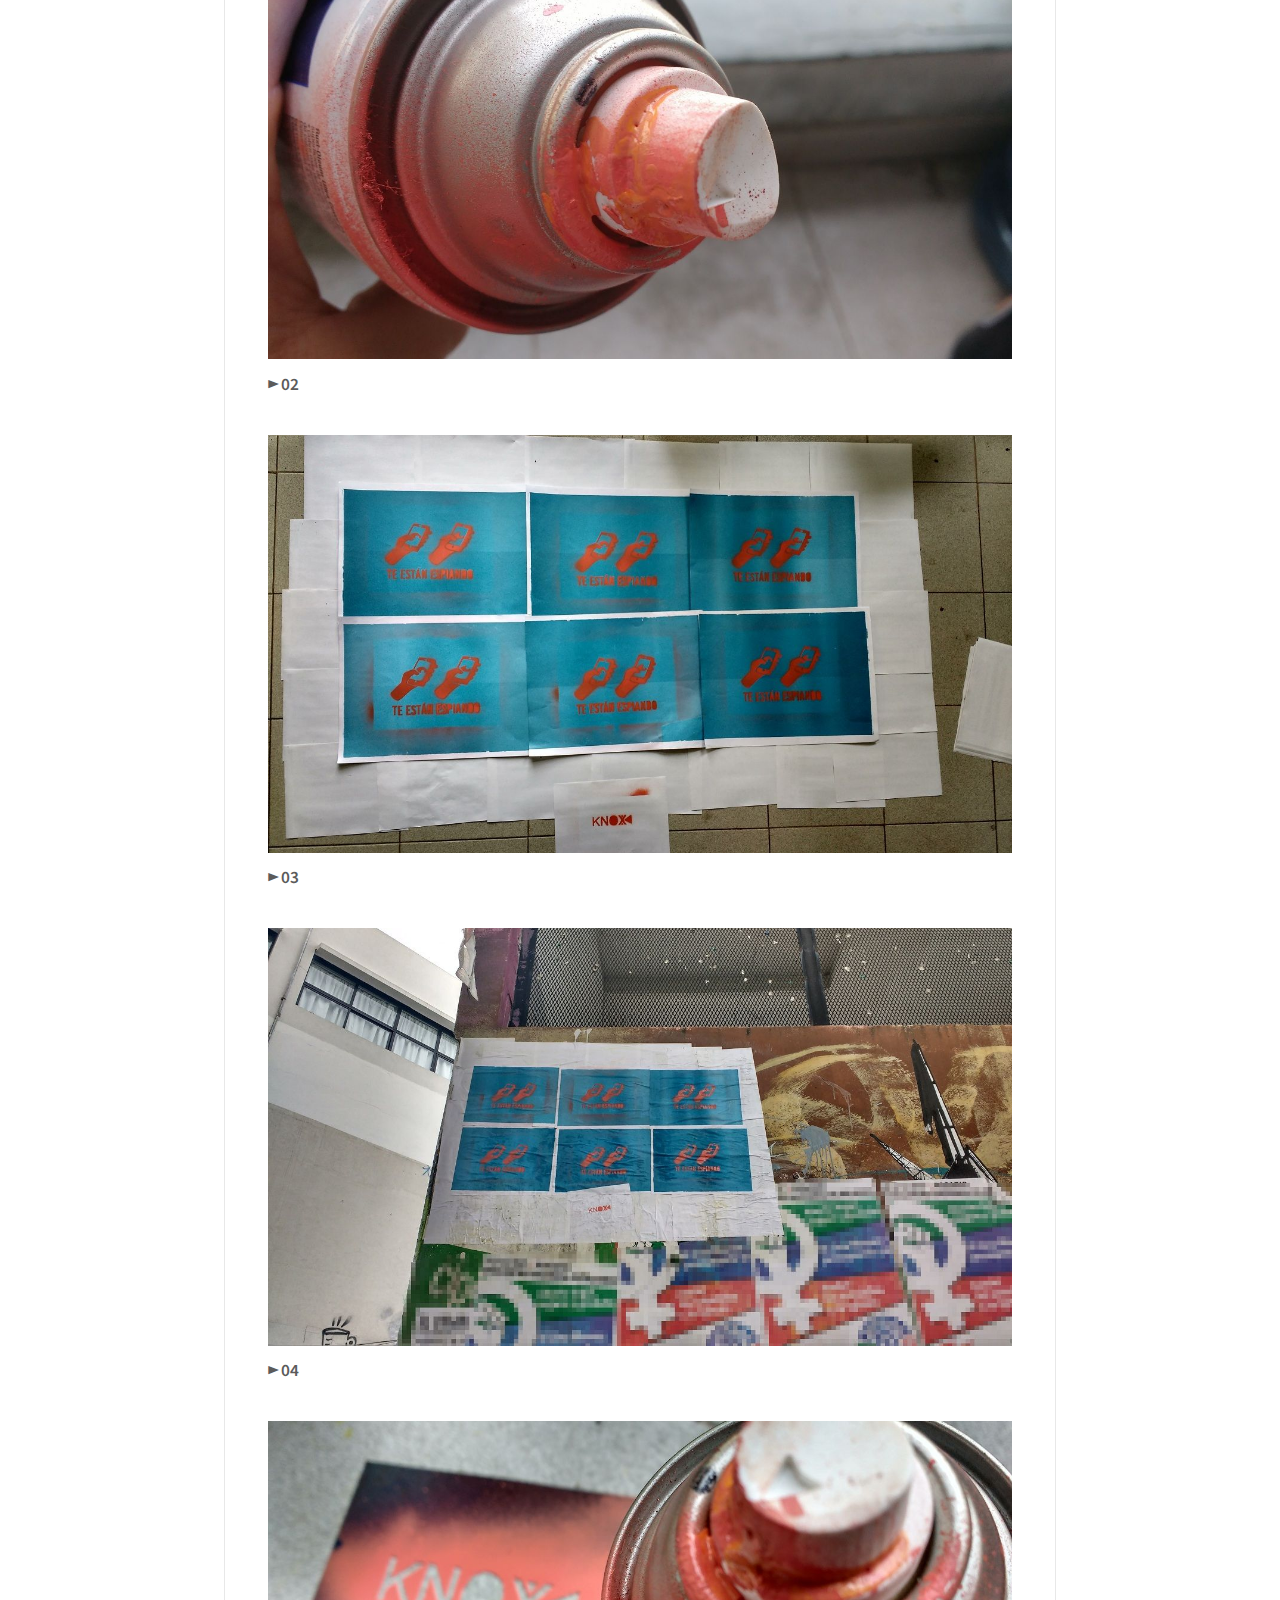
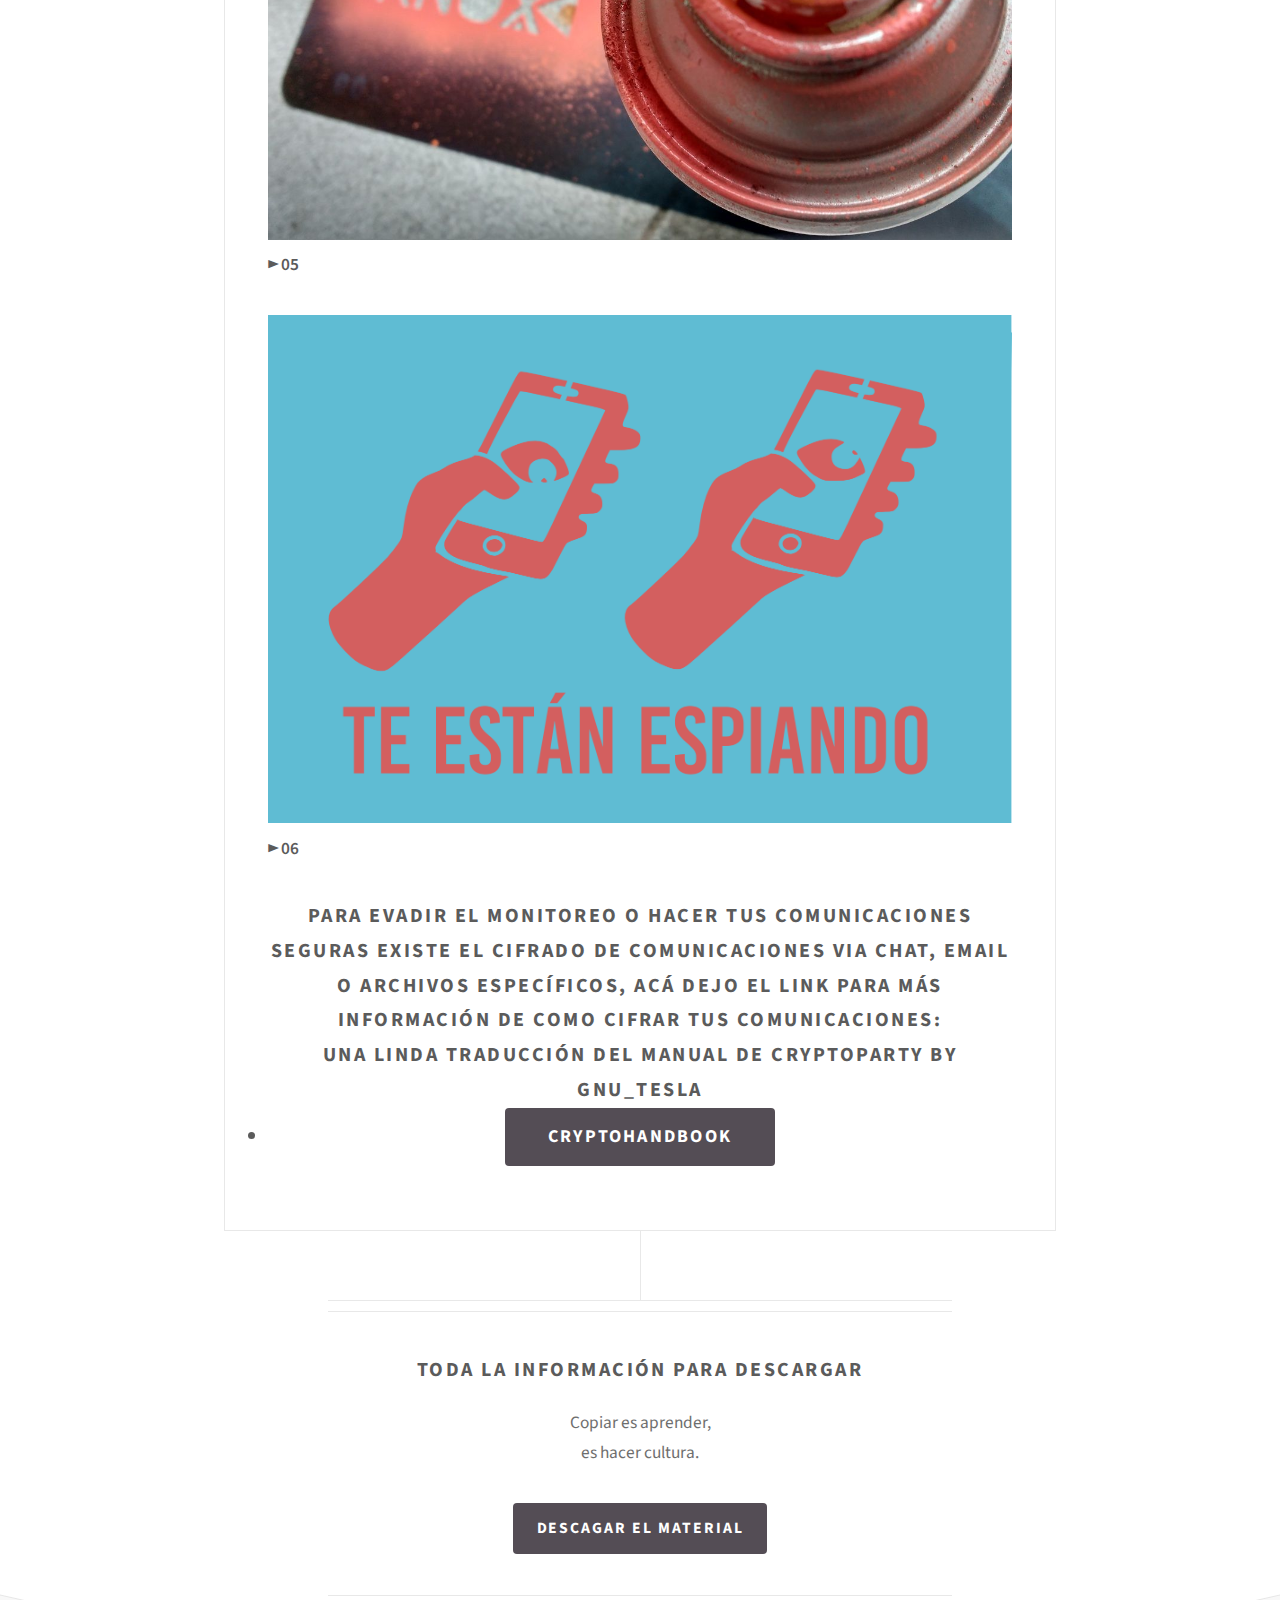
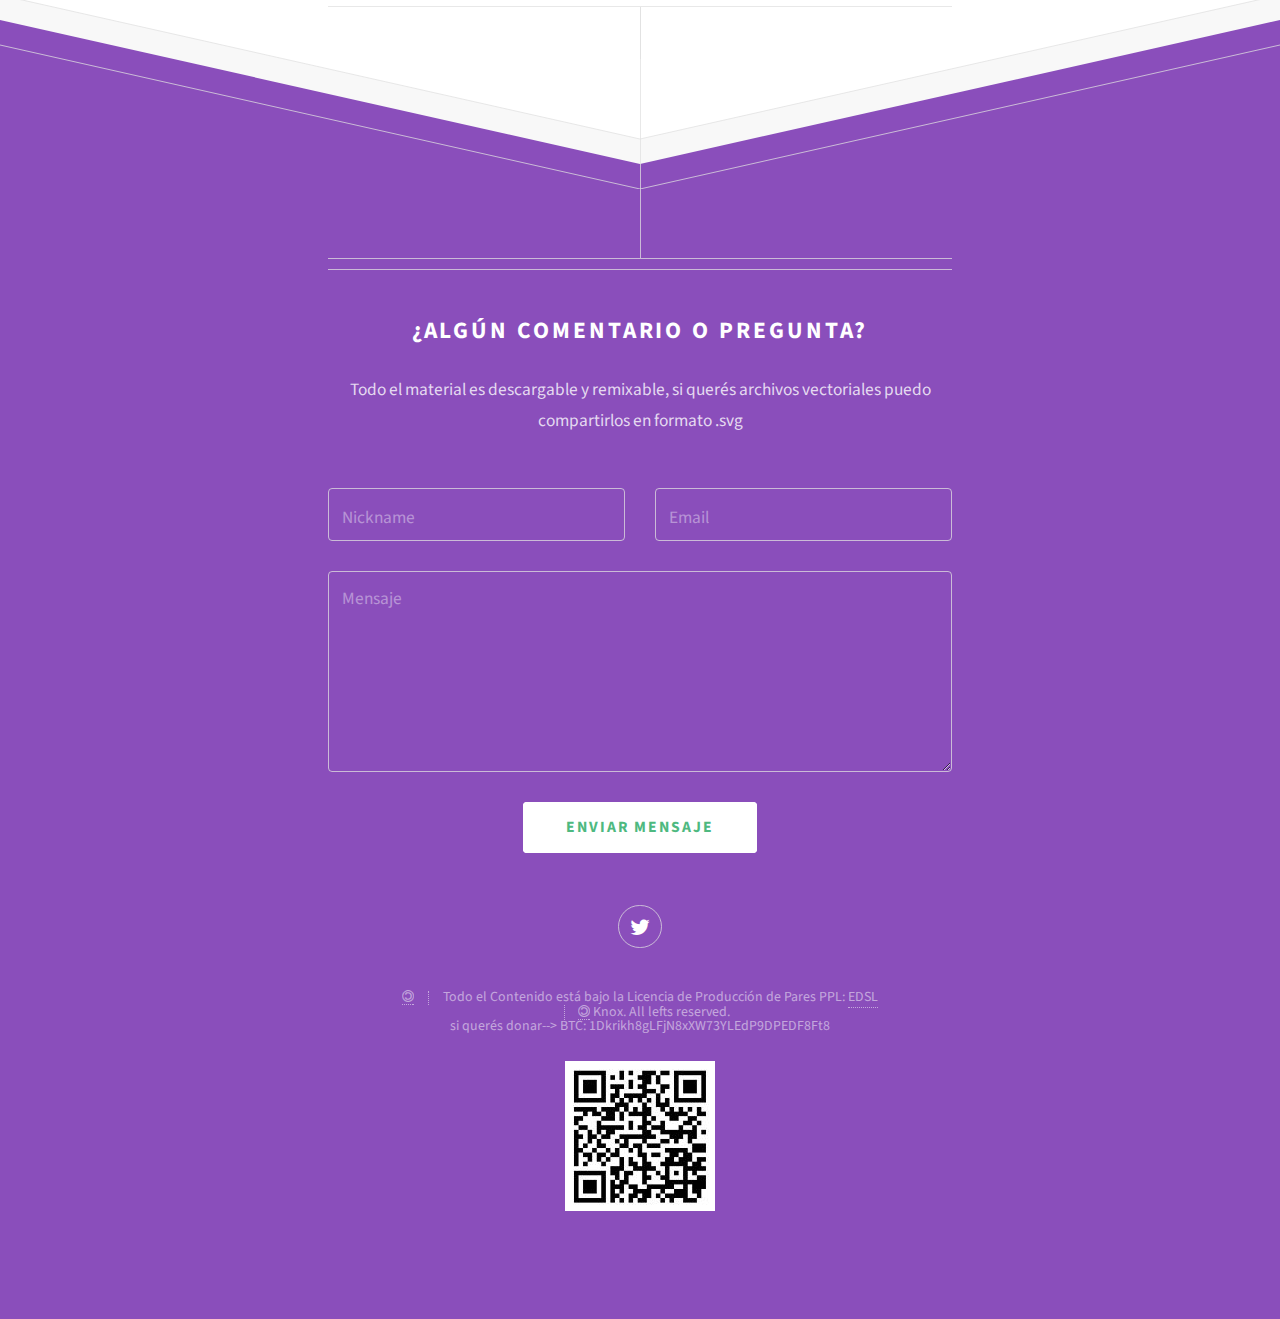
<file: knox-te-estan-espiando.html>
<!DOCTYPE HTML>
<!--
	KNOX <|
-->
<html>
	<head>
		<html xmlns="http://www.w3.org/1999/xhtml" lang="es" xml:lang="es"> <!-- idioma -->
		<link rel="shortcut icon" href="http://theknox.xyz/images/favicon.ico">
		<title>Intervenciones en binario</title>
		<title>¿Te Están espiando?</title>
		<meta charset="utf-8" />
		<meta name="viewport" content="width=device-width, initial-scale=1" />
		<meta name="autor" content="Knox">
		<meta name="description" content="Te están espiando, afiche stencil">
		<!--[if lte IE 8]><script src="assets/js/ie/html5shiv.js"></script><![endif]-->
		<link rel="stylesheet" href="assets/css/main.css" />
		<!--[if lte IE 8]><link rel="stylesheet" href="assets/css/ie8.css" /><![endif]-->
		<!-- Quantcast Tag -->
		<script type="text/javascript">
		var _qevents = _qevents || [];

		(function() {
		var elem = document.createElement('script');
		elem.src = (document.location.protocol == "https:" ? "https://secure" : "http://edge") + ".quantserve.com/quant.js";
		elem.async = true;
		elem.type = "text/javascript";
		var scpt = document.getElementsByTagName('script')[0];
		scpt.parentNode.insertBefore(elem, scpt);
		})();

		_qevents.push({
		qacct:"p-D765jT1eKYhft"
		});
		</script>

		<noscript>
		<div style="display:none;">
		<img src="//pixel.quantserve.com/pixel/p-D765jT1eKYhft.gif" border="0" height="1" width="1" alt="Quantcast"/>
		</div>
		</noscript>
		<!-- End Quantcast tag -->
	</head>
	<body>

		<!-- Header -->
			<div id="header">
				<img src="images/knox.png" alt="código QR, knox portada" style="max-width:100%;" /> <!-- logo knox -->
				<h2>Activismo ciberterricola</h2>
				<p>+arts +code +culture
				<br />
				<!-- aquí reposarán letras algun día --></p>
			</div>

		<!-- Main -->
			<div id="main">

				<div class="box container">
					<header>
						<h2>TE ESTÁN ESPIANDO</h2>
					</header>
					<section>
						<header>
							<h3>By KNOX◄</h3>
							<p>LA TECNOLOGÍA AYUDANDO AL ESTADO DE VIGILANCIA</p>
						</header>
						<p><b>TE ESTÁN ESPIANDO</b> intenta visibilizar el estado de vigilancia que sufrimos a diario cuando usamos la tecnología digital, ese estado de vigilancia sistemático donde regalamos privacidad por servicios de comodidad. Tal trueque es muy malo para nuestras sociedades, es ya sabido que un individuo no se comporta de la misma forma cuando tiene sospechas de que lo estan espiando. <br /> <b>Entonces, ¿Cómo te vas a comportar ahora? - 19 nov 2016 </b></p>


						<img src="images/knox_b1.jpg" alt="stencil, te están espiando, intervención en la calle" style="max-width:100%;" />
						<p> <strong>► 01</strong> </p>
						<img src="images/knox_b2.jpg" alt="stencil, te están espiando, intervención en la calle" style="max-width:100%;" />
						<p> <strong>► 02</strong> </p>
						<img src="images/knox_b3.jpg" alt="stencil, te están espiando, intervención en la calle" style="max-width:100%;" />
						<p> <strong>► 03</strong> </p>
						<img src="images/knox_b4.jpg" alt="stencil, te están espiando, intervención en la calle" style="max-width:100%;" />
						<p> <strong>► 04</strong> </p>
						<img src="images/knox_b5.jpg" alt="stencil, te están espiando, intervención en la calle" style="max-width:100%;" />
						<p> <strong>► 05</strong> </p>
						<img src="images/knox_b6.png" alt="stencil, te están espiando, intervención en la calle" style="max-width:100%;" />
						<p> <strong>► 06</strong> </p>
					<!--<img src="images/knox_b7.jpg" alt="stencil, te están espiando, intervención en la calle" style="max-width:100%;" />
						<p> <strong>► 07</strong> </p> -->

						<h3> Para evadir el monitoreo o hacer tus comunicaciones seguras existe el cifrado de comunicaciones via chat, email o archivos específicos, acá dejo el link para más información de como cifrar tus comunicaciones:
						<br/>Una linda traducción del Manual de Cryptoparty by Gnu_tesla

					<li><a href="http://theknox.xyz/download/CryptoHandbook.pdf" class="button">Cryptohandbook</a></li>
				</div>




				<footer class="major container 75%">
					<h3>Toda la información para descargar</h3>
					<p>Copiar es aprender,
					<br />es hacer cultura.</p>
					<ul class="actions">
						<li><a href="http://theknox.xyz/download/knoxMaterial.7z" class="button">Descagar el material</a></li>
 <!-- magnet -->

					</ul>
				</footer>

			</div>

		<!-- Footer -->
			<div id="footer">
				<div class="container 75%">

					<header class="major last">
						<h2>¿Algún comentario o pregunta?</h2>
					</header>

					<p>Todo el material es descargable y remixable, si querés archivos
					vectoriales puedo compartirlos en formato .svg</p>

					<form method="post" action="http://theknox.xyz/send_form_email.php">
						<div class="row">
							<div class="6u 12u(mobilep)">
								<input type="text" name="name" placeholder="Nickname" />
							</div>
							<div class="6u 12u(mobilep)">
								<input type="email" name="email" placeholder="Email" />
							</div>
						</div>
						<div class="row">
							<div class="12u">
								<textarea name="message" placeholder="Mensaje" rows="6"></textarea>
							</div>
						</div>
						<div class="row">
							<div class="12u">
								<ul class="actions">
									<li><input type="submit" value="enviar mensaje" /></li>
								</ul>
							</div>
						</div>
					</form>

					<ul class="icons">
						<li><a href="https://twitter.com/knox_xyz" class="icon fa-twitter"><span class="label">Twitter</span></a></li>
					</ul>

					<ul class="copyright">
						<li><a class="fa fa-copyright fa-flip-horizontal"></a> <li>Todo el Contenido está bajo la Licencia de Producción de Pares PPL: <a href="https://endefensadelsl.org/ppl_es.html">EDSL</a></li>
						<li><a class="fa fa-copyright fa-flip-horizontal"></a> Knox. All lefts reserved.</li>
							<p> si querés donar--> BTC: 1Dkrikh8gLFjN8xXW73YLEdP9DPEDF8Ft8</p>
							<img src="images/btc-knox.jpg" alt="QR Bitcoins Donación" style="max-width:100%;"/>
					</ul>

				</div>
			</div>

		<!-- Scripts -->
			<script src="assets/js/jquery.min.js"></script>
			<script src="assets/js/skel.min.js"></script>
			<script src="assets/js/util.js"></script>
			<!--[if lte IE 8]><script src="assets/js/ie/respond.min.js"></script><![endif]-->
			<script src="assets/js/main.js"></script>

	</body>
</html>
</file>
<file: assets/css/ie8.css>
/*
	Directive by HTML5 UP
	html5up.net | @ajlkn
	Free for personal and commercial use under the CCA 3.0 license (html5up.net/license)
*/

/* Basic */

	hr {
		border-top: solid 1px #cccccc;
	}

	blockquote {
		border-left: solid 0.5em #cccccc;
	}

/* Section/Article */

	header.major {
		border-color: #cccccc;
	}

		header.major p {
			border-top: solid 1px #cccccc;
		}

	footer.major {
		border-color: #cccccc;
	}

/* Button */

	input[type="submit"],
	input[type="reset"],
	input[type="button"],
	.button {
		position: relative;
		-ms-behavior: url("assets/js/ie/PIE.htc");
	}

		input[type="submit"].alt,
		input[type="reset"].alt,
		input[type="button"].alt,
		.button.alt {
			border: solid 1px #cccccc;
		}

/* Form */

	input[type="text"],
	input[type="password"],
	input[type="email"],
	select,
	textarea {
		position: relative;
		border: solid 1px #cccccc;
		-ms-behavior: url("assets/js/ie/PIE.htc");
	}

/* Image */

	.image {
		border: 0;
		display: inline-block;
		position: relative;
	}

		.image:after {
			display: none;
		}

/* Box */

	.box {
		border: solid 1px #cccccc;
	}

/* Header */

	#header {
		background-image: url("../../images/header.jpg") !important;
		background-size: cover !important;
		background-position: scroll !important;
		-ms-behavior: url("assets/js/ie/backgroundsize.min.htc");
		padding: 8em 0 !important;
		color: #ffffff;
	}

		#header a {
			color: inherit;
		}

		#header:before {
			content: '';
			background-image: url("images/overlay.png");
			position: absolute;
			left: 0;
			top: 0;
			width: 100%;
			height: 100%;
			display: block;
			z-index: 0;
		}

		#header > * {
			position: relative;
			z-index: 1;
		}

		#header .logo {
			-ms-behavior: url("assets/js/ie/PIE.htc");
		}

/* Footer */

	#footer {
		background-image: none !important;
		margin-top: 0 !important;
		padding: 4em 0 !important;
		color: #ffffff;
	}

/* Main */

	#main {
		padding: 4em 0;
	}
</file>
<file: assets/css/main.css>
@import url("font-awesome.min.css");
@import url("https://fonts.googleapis.com/css?family=Source+Sans+Pro:300,300italic,400,400italic,600,600italic,700,700italic");

/*
	Directive by HTML5 UP
	html5up.net | @ajlkn
	Free for personal and commercial use under the CCA 3.0 license (html5up.net/license)
*/

/* Reset */

	html, body, div, span, applet, object, iframe, h1, h2, h3, h4, h5, h6, p, blockquote, pre, a, abbr, acronym, address, big, cite, code, del, dfn, em, img, ins, kbd, q, s, samp, small, strike, strong, sub, sup, tt, var, b, u, i, center, dl, dt, dd, ol, ul, li, fieldset, form, label, legend, table, caption, tbody, tfoot, thead, tr, th, td, article, aside, canvas, details, embed, figure, figcaption, footer, header, hgroup, menu, nav, output, ruby, section, summary, time, mark, audio, video {
		margin: 0;
		padding: 0;
		border: 0;
		font-size: 100%;
		font: inherit;
		vertical-align: baseline;
	}

	article, aside, details, figcaption, figure, footer, header, hgroup, menu, nav, section {
		display: block;
	}

	body {
		line-height: 1;
	}

	ol, ul {
		list-style: none;
	}

	blockquote, q {
		quotes: none;
	}

	blockquote:before, blockquote:after, q:before, q:after {
		content: '';
		content: none;
	}

	table {
		border-collapse: collapse;
		border-spacing: 0;
	}

	body {
		-webkit-text-size-adjust: none;
	}

/* Box Model */

	*, *:before, *:after {
		-moz-box-sizing: border-box;
		-webkit-box-sizing: border-box;
		box-sizing: border-box;
	}

/* Containers */

	.container {
		margin-left: auto;
		margin-right: auto;
	}

	.container.\31 25\25 {
		width: 100%;
		max-width: 63.75em;
		min-width: 51em;
	}

	.container.\37 5\25 {
		width: 38.25em;
	}

	.container.\35 0\25 {
		width: 25.5em;
	}

	.container.\32 5\25 {
		width: 12.75em;
	}

	.container {
		width: 51em;
	}

	@media screen and (max-width: 1680px) {

		.container.\31 25\25 {
			width: 100%;
			max-width: 63.75em;
			min-width: 51em;
		}

		.container.\37 5\25 {
			width: 38.25em;
		}

		.container.\35 0\25 {
			width: 25.5em;
		}

		.container.\32 5\25 {
			width: 12.75em;
		}

		.container {
			width: 51em;
		}

	}

	@media screen and (max-width: 1280px) {

		.container.\31 25\25 {
			width: 100%;
			max-width: 60em;
			min-width: 48em;
		}

		.container.\37 5\25 {
			width: 36em;
		}

		.container.\35 0\25 {
			width: 24em;
		}

		.container.\32 5\25 {
			width: 12em;
		}

		.container {
			width: 48em;
		}

	}

	@media screen and (max-width: 980px) {

		.container.\31 25\25 {
			width: 100%;
			max-width: 118.75%;
			min-width: 95%;
		}

		.container.\37 5\25 {
			width: 71.25%;
		}

		.container.\35 0\25 {
			width: 47.5%;
		}

		.container.\32 5\25 {
			width: 23.75%;
		}

		.container {
			width: 95%;
		}

	}

	@media screen and (max-width: 840px) {

		.container.\31 25\25 {
			width: 100%;
			max-width: 118.75%;
			min-width: 95%;
		}

		.container.\37 5\25 {
			width: 71.25%;
		}

		.container.\35 0\25 {
			width: 47.5%;
		}

		.container.\32 5\25 {
			width: 23.75%;
		}

		.container {
			width: 95% !important;
		}

	}

	@media screen and (max-width: 736px) {

		.container.\31 25\25 {
			width: 100%;
			max-width: 112.5%;
			min-width: 90%;
		}

		.container.\37 5\25 {
			width: 67.5%;
		}

		.container.\35 0\25 {
			width: 45%;
		}

		.container.\32 5\25 {
			width: 22.5%;
		}

		.container {
			width: 90% !important;
		}

	}

	@media screen and (max-width: 480px) {

		.container.\31 25\25 {
			width: 100%;
			max-width: 125%;
			min-width: 100%;
		}

		.container.\37 5\25 {
			width: 75%;
		}

		.container.\35 0\25 {
			width: 50%;
		}

		.container.\32 5\25 {
			width: 25%;
		}

		.container {
			width: 100% !important;
		}

	}

/* Grid */

	.row {
		border-bottom: solid 1px transparent;
		-moz-box-sizing: border-box;
		-webkit-box-sizing: border-box;
		box-sizing: border-box;
	}

	.row > * {
		float: left;
		-moz-box-sizing: border-box;
		-webkit-box-sizing: border-box;
		box-sizing: border-box;
	}

	.row:after, .row:before {
		content: '';
		display: block;
		clear: both;
		height: 0;
	}

	.row.uniform > * > :first-child {
		margin-top: 0;
	}

	.row.uniform > * > :last-child {
		margin-bottom: 0;
	}

	.row.\30 \25 > * {
		padding: 0px 0 0 0px;
	}

	.row.\30 \25 {
		margin: 0px 0 -1px 0px;
	}

	.row.uniform.\30 \25 > * {
		padding: 0px 0 0 0px;
	}

	.row.uniform.\30 \25 {
		margin: 0px 0 -1px 0px;
	}

	.row > * {
		padding: 30px 0 0 30px;
	}

	.row {
		margin: -30px 0 -1px -30px;
	}

	.row.uniform > * {
		padding: 30px 0 0 30px;
	}

	.row.uniform {
		margin: -30px 0 -1px -30px;
	}

	.row.\32 00\25 > * {
		padding: 60px 0 0 60px;
	}

	.row.\32 00\25 {
		margin: -60px 0 -1px -60px;
	}

	.row.uniform.\32 00\25 > * {
		padding: 60px 0 0 60px;
	}

	.row.uniform.\32 00\25 {
		margin: -60px 0 -1px -60px;
	}

	.row.\31 50\25 > * {
		padding: 45px 0 0 45px;
	}

	.row.\31 50\25 {
		margin: -45px 0 -1px -45px;
	}

	.row.uniform.\31 50\25 > * {
		padding: 45px 0 0 45px;
	}

	.row.uniform.\31 50\25 {
		margin: -45px 0 -1px -45px;
	}

	.row.\35 0\25 > * {
		padding: 15px 0 0 15px;
	}

	.row.\35 0\25 {
		margin: -15px 0 -1px -15px;
	}

	.row.uniform.\35 0\25 > * {
		padding: 15px 0 0 15px;
	}

	.row.uniform.\35 0\25 {
		margin: -15px 0 -1px -15px;
	}

	.row.\32 5\25 > * {
		padding: 7.5px 0 0 7.5px;
	}

	.row.\32 5\25 {
		margin: -7.5px 0 -1px -7.5px;
	}

	.row.uniform.\32 5\25 > * {
		padding: 7.5px 0 0 7.5px;
	}

	.row.uniform.\32 5\25 {
		margin: -7.5px 0 -1px -7.5px;
	}

	.\31 2u, .\31 2u\24 {
		width: 100%;
		clear: none;
		margin-left: 0;
	}

	.\31 1u, .\31 1u\24 {
		width: 91.6666666667%;
		clear: none;
		margin-left: 0;
	}

	.\31 0u, .\31 0u\24 {
		width: 83.3333333333%;
		clear: none;
		margin-left: 0;
	}

	.\39 u, .\39 u\24 {
		width: 75%;
		clear: none;
		margin-left: 0;
	}

	.\38 u, .\38 u\24 {
		width: 66.6666666667%;
		clear: none;
		margin-left: 0;
	}

	.\37 u, .\37 u\24 {
		width: 58.3333333333%;
		clear: none;
		margin-left: 0;
	}

	.\36 u, .\36 u\24 {
		width: 50%;
		clear: none;
		margin-left: 0;
	}

	.\35 u, .\35 u\24 {
		width: 41.6666666667%;
		clear: none;
		margin-left: 0;
	}

	.\34 u, .\34 u\24 {
		width: 33.3333333333%;
		clear: none;
		margin-left: 0;
	}

	.\33 u, .\33 u\24 {
		width: 25%;
		clear: none;
		margin-left: 0;
	}

	.\32 u, .\32 u\24 {
		width: 16.6666666667%;
		clear: none;
		margin-left: 0;
	}

	.\31 u, .\31 u\24 {
		width: 8.3333333333%;
		clear: none;
		margin-left: 0;
	}

	.\31 2u\24 + *,
	.\31 1u\24 + *,
	.\31 0u\24 + *,
	.\39 u\24 + *,
	.\38 u\24 + *,
	.\37 u\24 + *,
	.\36 u\24 + *,
	.\35 u\24 + *,
	.\34 u\24 + *,
	.\33 u\24 + *,
	.\32 u\24 + *,
	.\31 u\24 + * {
		clear: left;
	}

	.\-11u {
		margin-left: 91.66667%;
	}

	.\-10u {
		margin-left: 83.33333%;
	}

	.\-9u {
		margin-left: 75%;
	}

	.\-8u {
		margin-left: 66.66667%;
	}

	.\-7u {
		margin-left: 58.33333%;
	}

	.\-6u {
		margin-left: 50%;
	}

	.\-5u {
		margin-left: 41.66667%;
	}

	.\-4u {
		margin-left: 33.33333%;
	}

	.\-3u {
		margin-left: 25%;
	}

	.\-2u {
		margin-left: 16.66667%;
	}

	.\-1u {
		margin-left: 8.33333%;
	}

	@media screen and (max-width: 1680px) {

		.row > * {
			padding: 30px 0 0 30px;
		}

		.row {
			margin: -30px 0 -1px -30px;
		}

		.row.uniform > * {
			padding: 30px 0 0 30px;
		}

		.row.uniform {
			margin: -30px 0 -1px -30px;
		}

		.row.\32 00\25 > * {
			padding: 60px 0 0 60px;
		}

		.row.\32 00\25 {
			margin: -60px 0 -1px -60px;
		}

		.row.uniform.\32 00\25 > * {
			padding: 60px 0 0 60px;
		}

		.row.uniform.\32 00\25 {
			margin: -60px 0 -1px -60px;
		}

		.row.\31 50\25 > * {
			padding: 45px 0 0 45px;
		}

		.row.\31 50\25 {
			margin: -45px 0 -1px -45px;
		}

		.row.uniform.\31 50\25 > * {
			padding: 45px 0 0 45px;
		}

		.row.uniform.\31 50\25 {
			margin: -45px 0 -1px -45px;
		}

		.row.\35 0\25 > * {
			padding: 15px 0 0 15px;
		}

		.row.\35 0\25 {
			margin: -15px 0 -1px -15px;
		}

		.row.uniform.\35 0\25 > * {
			padding: 15px 0 0 15px;
		}

		.row.uniform.\35 0\25 {
			margin: -15px 0 -1px -15px;
		}

		.row.\32 5\25 > * {
			padding: 7.5px 0 0 7.5px;
		}

		.row.\32 5\25 {
			margin: -7.5px 0 -1px -7.5px;
		}

		.row.uniform.\32 5\25 > * {
			padding: 7.5px 0 0 7.5px;
		}

		.row.uniform.\32 5\25 {
			margin: -7.5px 0 -1px -7.5px;
		}

		.\31 2u\28wide\29, .\31 2u\24\28wide\29 {
			width: 100%;
			clear: none;
			margin-left: 0;
		}

		.\31 1u\28wide\29, .\31 1u\24\28wide\29 {
			width: 91.6666666667%;
			clear: none;
			margin-left: 0;
		}

		.\31 0u\28wide\29, .\31 0u\24\28wide\29 {
			width: 83.3333333333%;
			clear: none;
			margin-left: 0;
		}

		.\39 u\28wide\29, .\39 u\24\28wide\29 {
			width: 75%;
			clear: none;
			margin-left: 0;
		}

		.\38 u\28wide\29, .\38 u\24\28wide\29 {
			width: 66.6666666667%;
			clear: none;
			margin-left: 0;
		}

		.\37 u\28wide\29, .\37 u\24\28wide\29 {
			width: 58.3333333333%;
			clear: none;
			margin-left: 0;
		}

		.\36 u\28wide\29, .\36 u\24\28wide\29 {
			width: 50%;
			clear: none;
			margin-left: 0;
		}

		.\35 u\28wide\29, .\35 u\24\28wide\29 {
			width: 41.6666666667%;
			clear: none;
			margin-left: 0;
		}

		.\34 u\28wide\29, .\34 u\24\28wide\29 {
			width: 33.3333333333%;
			clear: none;
			margin-left: 0;
		}

		.\33 u\28wide\29, .\33 u\24\28wide\29 {
			width: 25%;
			clear: none;
			margin-left: 0;
		}

		.\32 u\28wide\29, .\32 u\24\28wide\29 {
			width: 16.6666666667%;
			clear: none;
			margin-left: 0;
		}

		.\31 u\28wide\29, .\31 u\24\28wide\29 {
			width: 8.3333333333%;
			clear: none;
			margin-left: 0;
		}

		.\31 2u\24\28wide\29 + *,
		.\31 1u\24\28wide\29 + *,
		.\31 0u\24\28wide\29 + *,
		.\39 u\24\28wide\29 + *,
		.\38 u\24\28wide\29 + *,
		.\37 u\24\28wide\29 + *,
		.\36 u\24\28wide\29 + *,
		.\35 u\24\28wide\29 + *,
		.\34 u\24\28wide\29 + *,
		.\33 u\24\28wide\29 + *,
		.\32 u\24\28wide\29 + *,
		.\31 u\24\28wide\29 + * {
			clear: left;
		}

		.\-11u\28wide\29 {
			margin-left: 91.66667%;
		}

		.\-10u\28wide\29 {
			margin-left: 83.33333%;
		}

		.\-9u\28wide\29 {
			margin-left: 75%;
		}

		.\-8u\28wide\29 {
			margin-left: 66.66667%;
		}

		.\-7u\28wide\29 {
			margin-left: 58.33333%;
		}

		.\-6u\28wide\29 {
			margin-left: 50%;
		}

		.\-5u\28wide\29 {
			margin-left: 41.66667%;
		}

		.\-4u\28wide\29 {
			margin-left: 33.33333%;
		}

		.\-3u\28wide\29 {
			margin-left: 25%;
		}

		.\-2u\28wide\29 {
			margin-left: 16.66667%;
		}

		.\-1u\28wide\29 {
			margin-left: 8.33333%;
		}

	}

	@media screen and (max-width: 1280px) {

		.row > * {
			padding: 30px 0 0 30px;
		}

		.row {
			margin: -30px 0 -1px -30px;
		}

		.row.uniform > * {
			padding: 30px 0 0 30px;
		}

		.row.uniform {
			margin: -30px 0 -1px -30px;
		}

		.row.\32 00\25 > * {
			padding: 60px 0 0 60px;
		}

		.row.\32 00\25 {
			margin: -60px 0 -1px -60px;
		}

		.row.uniform.\32 00\25 > * {
			padding: 60px 0 0 60px;
		}

		.row.uniform.\32 00\25 {
			margin: -60px 0 -1px -60px;
		}

		.row.\31 50\25 > * {
			padding: 45px 0 0 45px;
		}

		.row.\31 50\25 {
			margin: -45px 0 -1px -45px;
		}

		.row.uniform.\31 50\25 > * {
			padding: 45px 0 0 45px;
		}

		.row.uniform.\31 50\25 {
			margin: -45px 0 -1px -45px;
		}

		.row.\35 0\25 > * {
			padding: 15px 0 0 15px;
		}

		.row.\35 0\25 {
			margin: -15px 0 -1px -15px;
		}

		.row.uniform.\35 0\25 > * {
			padding: 15px 0 0 15px;
		}

		.row.uniform.\35 0\25 {
			margin: -15px 0 -1px -15px;
		}

		.row.\32 5\25 > * {
			padding: 7.5px 0 0 7.5px;
		}

		.row.\32 5\25 {
			margin: -7.5px 0 -1px -7.5px;
		}

		.row.uniform.\32 5\25 > * {
			padding: 7.5px 0 0 7.5px;
		}

		.row.uniform.\32 5\25 {
			margin: -7.5px 0 -1px -7.5px;
		}

		.\31 2u\28normal\29, .\31 2u\24\28normal\29 {
			width: 100%;
			clear: none;
			margin-left: 0;
		}

		.\31 1u\28normal\29, .\31 1u\24\28normal\29 {
			width: 91.6666666667%;
			clear: none;
			margin-left: 0;
		}

		.\31 0u\28normal\29, .\31 0u\24\28normal\29 {
			width: 83.3333333333%;
			clear: none;
			margin-left: 0;
		}

		.\39 u\28normal\29, .\39 u\24\28normal\29 {
			width: 75%;
			clear: none;
			margin-left: 0;
		}

		.\38 u\28normal\29, .\38 u\24\28normal\29 {
			width: 66.6666666667%;
			clear: none;
			margin-left: 0;
		}

		.\37 u\28normal\29, .\37 u\24\28normal\29 {
			width: 58.3333333333%;
			clear: none;
			margin-left: 0;
		}

		.\36 u\28normal\29, .\36 u\24\28normal\29 {
			width: 50%;
			clear: none;
			margin-left: 0;
		}

		.\35 u\28normal\29, .\35 u\24\28normal\29 {
			width: 41.6666666667%;
			clear: none;
			margin-left: 0;
		}

		.\34 u\28normal\29, .\34 u\24\28normal\29 {
			width: 33.3333333333%;
			clear: none;
			margin-left: 0;
		}

		.\33 u\28normal\29, .\33 u\24\28normal\29 {
			width: 25%;
			clear: none;
			margin-left: 0;
		}

		.\32 u\28normal\29, .\32 u\24\28normal\29 {
			width: 16.6666666667%;
			clear: none;
			margin-left: 0;
		}

		.\31 u\28normal\29, .\31 u\24\28normal\29 {
			width: 8.3333333333%;
			clear: none;
			margin-left: 0;
		}

		.\31 2u\24\28normal\29 + *,
		.\31 1u\24\28normal\29 + *,
		.\31 0u\24\28normal\29 + *,
		.\39 u\24\28normal\29 + *,
		.\38 u\24\28normal\29 + *,
		.\37 u\24\28normal\29 + *,
		.\36 u\24\28normal\29 + *,
		.\35 u\24\28normal\29 + *,
		.\34 u\24\28normal\29 + *,
		.\33 u\24\28normal\29 + *,
		.\32 u\24\28normal\29 + *,
		.\31 u\24\28normal\29 + * {
			clear: left;
		}

		.\-11u\28normal\29 {
			margin-left: 91.66667%;
		}

		.\-10u\28normal\29 {
			margin-left: 83.33333%;
		}

		.\-9u\28normal\29 {
			margin-left: 75%;
		}

		.\-8u\28normal\29 {
			margin-left: 66.66667%;
		}

		.\-7u\28normal\29 {
			margin-left: 58.33333%;
		}

		.\-6u\28normal\29 {
			margin-left: 50%;
		}

		.\-5u\28normal\29 {
			margin-left: 41.66667%;
		}

		.\-4u\28normal\29 {
			margin-left: 33.33333%;
		}

		.\-3u\28normal\29 {
			margin-left: 25%;
		}

		.\-2u\28normal\29 {
			margin-left: 16.66667%;
		}

		.\-1u\28normal\29 {
			margin-left: 8.33333%;
		}

	}

	@media screen and (max-width: 980px) {

		.row > * {
			padding: 30px 0 0 30px;
		}

		.row {
			margin: -30px 0 -1px -30px;
		}

		.row.uniform > * {
			padding: 30px 0 0 30px;
		}

		.row.uniform {
			margin: -30px 0 -1px -30px;
		}

		.row.\32 00\25 > * {
			padding: 60px 0 0 60px;
		}

		.row.\32 00\25 {
			margin: -60px 0 -1px -60px;
		}

		.row.uniform.\32 00\25 > * {
			padding: 60px 0 0 60px;
		}

		.row.uniform.\32 00\25 {
			margin: -60px 0 -1px -60px;
		}

		.row.\31 50\25 > * {
			padding: 45px 0 0 45px;
		}

		.row.\31 50\25 {
			margin: -45px 0 -1px -45px;
		}

		.row.uniform.\31 50\25 > * {
			padding: 45px 0 0 45px;
		}

		.row.uniform.\31 50\25 {
			margin: -45px 0 -1px -45px;
		}

		.row.\35 0\25 > * {
			padding: 15px 0 0 15px;
		}

		.row.\35 0\25 {
			margin: -15px 0 -1px -15px;
		}

		.row.uniform.\35 0\25 > * {
			padding: 15px 0 0 15px;
		}

		.row.uniform.\35 0\25 {
			margin: -15px 0 -1px -15px;
		}

		.row.\32 5\25 > * {
			padding: 7.5px 0 0 7.5px;
		}

		.row.\32 5\25 {
			margin: -7.5px 0 -1px -7.5px;
		}

		.row.uniform.\32 5\25 > * {
			padding: 7.5px 0 0 7.5px;
		}

		.row.uniform.\32 5\25 {
			margin: -7.5px 0 -1px -7.5px;
		}

		.\31 2u\28narrow\29, .\31 2u\24\28narrow\29 {
			width: 100%;
			clear: none;
			margin-left: 0;
		}

		.\31 1u\28narrow\29, .\31 1u\24\28narrow\29 {
			width: 91.6666666667%;
			clear: none;
			margin-left: 0;
		}

		.\31 0u\28narrow\29, .\31 0u\24\28narrow\29 {
			width: 83.3333333333%;
			clear: none;
			margin-left: 0;
		}

		.\39 u\28narrow\29, .\39 u\24\28narrow\29 {
			width: 75%;
			clear: none;
			margin-left: 0;
		}

		.\38 u\28narrow\29, .\38 u\24\28narrow\29 {
			width: 66.6666666667%;
			clear: none;
			margin-left: 0;
		}

		.\37 u\28narrow\29, .\37 u\24\28narrow\29 {
			width: 58.3333333333%;
			clear: none;
			margin-left: 0;
		}

		.\36 u\28narrow\29, .\36 u\24\28narrow\29 {
			width: 50%;
			clear: none;
			margin-left: 0;
		}

		.\35 u\28narrow\29, .\35 u\24\28narrow\29 {
			width: 41.6666666667%;
			clear: none;
			margin-left: 0;
		}

		.\34 u\28narrow\29, .\34 u\24\28narrow\29 {
			width: 33.3333333333%;
			clear: none;
			margin-left: 0;
		}

		.\33 u\28narrow\29, .\33 u\24\28narrow\29 {
			width: 25%;
			clear: none;
			margin-left: 0;
		}

		.\32 u\28narrow\29, .\32 u\24\28narrow\29 {
			width: 16.6666666667%;
			clear: none;
			margin-left: 0;
		}

		.\31 u\28narrow\29, .\31 u\24\28narrow\29 {
			width: 8.3333333333%;
			clear: none;
			margin-left: 0;
		}

		.\31 2u\24\28narrow\29 + *,
		.\31 1u\24\28narrow\29 + *,
		.\31 0u\24\28narrow\29 + *,
		.\39 u\24\28narrow\29 + *,
		.\38 u\24\28narrow\29 + *,
		.\37 u\24\28narrow\29 + *,
		.\36 u\24\28narrow\29 + *,
		.\35 u\24\28narrow\29 + *,
		.\34 u\24\28narrow\29 + *,
		.\33 u\24\28narrow\29 + *,
		.\32 u\24\28narrow\29 + *,
		.\31 u\24\28narrow\29 + * {
			clear: left;
		}

		.\-11u\28narrow\29 {
			margin-left: 91.66667%;
		}

		.\-10u\28narrow\29 {
			margin-left: 83.33333%;
		}

		.\-9u\28narrow\29 {
			margin-left: 75%;
		}

		.\-8u\28narrow\29 {
			margin-left: 66.66667%;
		}

		.\-7u\28narrow\29 {
			margin-left: 58.33333%;
		}

		.\-6u\28narrow\29 {
			margin-left: 50%;
		}

		.\-5u\28narrow\29 {
			margin-left: 41.66667%;
		}

		.\-4u\28narrow\29 {
			margin-left: 33.33333%;
		}

		.\-3u\28narrow\29 {
			margin-left: 25%;
		}

		.\-2u\28narrow\29 {
			margin-left: 16.66667%;
		}

		.\-1u\28narrow\29 {
			margin-left: 8.33333%;
		}

	}

	@media screen and (max-width: 840px) {

		.row > * {
			padding: 20px 0 0 20px;
		}

		.row {
			margin: -20px 0 -1px -20px;
		}

		.row.uniform > * {
			padding: 20px 0 0 20px;
		}

		.row.uniform {
			margin: -20px 0 -1px -20px;
		}

		.row.\32 00\25 > * {
			padding: 40px 0 0 40px;
		}

		.row.\32 00\25 {
			margin: -40px 0 -1px -40px;
		}

		.row.uniform.\32 00\25 > * {
			padding: 40px 0 0 40px;
		}

		.row.uniform.\32 00\25 {
			margin: -40px 0 -1px -40px;
		}

		.row.\31 50\25 > * {
			padding: 30px 0 0 30px;
		}

		.row.\31 50\25 {
			margin: -30px 0 -1px -30px;
		}

		.row.uniform.\31 50\25 > * {
			padding: 30px 0 0 30px;
		}

		.row.uniform.\31 50\25 {
			margin: -30px 0 -1px -30px;
		}

		.row.\35 0\25 > * {
			padding: 10px 0 0 10px;
		}

		.row.\35 0\25 {
			margin: -10px 0 -1px -10px;
		}

		.row.uniform.\35 0\25 > * {
			padding: 10px 0 0 10px;
		}

		.row.uniform.\35 0\25 {
			margin: -10px 0 -1px -10px;
		}

		.row.\32 5\25 > * {
			padding: 5px 0 0 5px;
		}

		.row.\32 5\25 {
			margin: -5px 0 -1px -5px;
		}

		.row.uniform.\32 5\25 > * {
			padding: 5px 0 0 5px;
		}

		.row.uniform.\32 5\25 {
			margin: -5px 0 -1px -5px;
		}

		.\31 2u\28narrower\29, .\31 2u\24\28narrower\29 {
			width: 100%;
			clear: none;
			margin-left: 0;
		}

		.\31 1u\28narrower\29, .\31 1u\24\28narrower\29 {
			width: 91.6666666667%;
			clear: none;
			margin-left: 0;
		}

		.\31 0u\28narrower\29, .\31 0u\24\28narrower\29 {
			width: 83.3333333333%;
			clear: none;
			margin-left: 0;
		}

		.\39 u\28narrower\29, .\39 u\24\28narrower\29 {
			width: 75%;
			clear: none;
			margin-left: 0;
		}

		.\38 u\28narrower\29, .\38 u\24\28narrower\29 {
			width: 66.6666666667%;
			clear: none;
			margin-left: 0;
		}

		.\37 u\28narrower\29, .\37 u\24\28narrower\29 {
			width: 58.3333333333%;
			clear: none;
			margin-left: 0;
		}

		.\36 u\28narrower\29, .\36 u\24\28narrower\29 {
			width: 50%;
			clear: none;
			margin-left: 0;
		}

		.\35 u\28narrower\29, .\35 u\24\28narrower\29 {
			width: 41.6666666667%;
			clear: none;
			margin-left: 0;
		}

		.\34 u\28narrower\29, .\34 u\24\28narrower\29 {
			width: 33.3333333333%;
			clear: none;
			margin-left: 0;
		}

		.\33 u\28narrower\29, .\33 u\24\28narrower\29 {
			width: 25%;
			clear: none;
			margin-left: 0;
		}

		.\32 u\28narrower\29, .\32 u\24\28narrower\29 {
			width: 16.6666666667%;
			clear: none;
			margin-left: 0;
		}

		.\31 u\28narrower\29, .\31 u\24\28narrower\29 {
			width: 8.3333333333%;
			clear: none;
			margin-left: 0;
		}

		.\31 2u\24\28narrower\29 + *,
		.\31 1u\24\28narrower\29 + *,
		.\31 0u\24\28narrower\29 + *,
		.\39 u\24\28narrower\29 + *,
		.\38 u\24\28narrower\29 + *,
		.\37 u\24\28narrower\29 + *,
		.\36 u\24\28narrower\29 + *,
		.\35 u\24\28narrower\29 + *,
		.\34 u\24\28narrower\29 + *,
		.\33 u\24\28narrower\29 + *,
		.\32 u\24\28narrower\29 + *,
		.\31 u\24\28narrower\29 + * {
			clear: left;
		}

		.\-11u\28narrower\29 {
			margin-left: 91.66667%;
		}

		.\-10u\28narrower\29 {
			margin-left: 83.33333%;
		}

		.\-9u\28narrower\29 {
			margin-left: 75%;
		}

		.\-8u\28narrower\29 {
			margin-left: 66.66667%;
		}

		.\-7u\28narrower\29 {
			margin-left: 58.33333%;
		}

		.\-6u\28narrower\29 {
			margin-left: 50%;
		}

		.\-5u\28narrower\29 {
			margin-left: 41.66667%;
		}

		.\-4u\28narrower\29 {
			margin-left: 33.33333%;
		}

		.\-3u\28narrower\29 {
			margin-left: 25%;
		}

		.\-2u\28narrower\29 {
			margin-left: 16.66667%;
		}

		.\-1u\28narrower\29 {
			margin-left: 8.33333%;
		}

	}

	@media screen and (max-width: 736px) {

		.row > * {
			padding: 20px 0 0 20px;
		}

		.row {
			margin: -20px 0 -1px -20px;
		}

		.row.uniform > * {
			padding: 20px 0 0 20px;
		}

		.row.uniform {
			margin: -20px 0 -1px -20px;
		}

		.row.\32 00\25 > * {
			padding: 40px 0 0 40px;
		}

		.row.\32 00\25 {
			margin: -40px 0 -1px -40px;
		}

		.row.uniform.\32 00\25 > * {
			padding: 40px 0 0 40px;
		}

		.row.uniform.\32 00\25 {
			margin: -40px 0 -1px -40px;
		}

		.row.\31 50\25 > * {
			padding: 30px 0 0 30px;
		}

		.row.\31 50\25 {
			margin: -30px 0 -1px -30px;
		}

		.row.uniform.\31 50\25 > * {
			padding: 30px 0 0 30px;
		}

		.row.uniform.\31 50\25 {
			margin: -30px 0 -1px -30px;
		}

		.row.\35 0\25 > * {
			padding: 10px 0 0 10px;
		}

		.row.\35 0\25 {
			margin: -10px 0 -1px -10px;
		}

		.row.uniform.\35 0\25 > * {
			padding: 10px 0 0 10px;
		}

		.row.uniform.\35 0\25 {
			margin: -10px 0 -1px -10px;
		}

		.row.\32 5\25 > * {
			padding: 5px 0 0 5px;
		}

		.row.\32 5\25 {
			margin: -5px 0 -1px -5px;
		}

		.row.uniform.\32 5\25 > * {
			padding: 5px 0 0 5px;
		}

		.row.uniform.\32 5\25 {
			margin: -5px 0 -1px -5px;
		}

		.\31 2u\28mobile\29, .\31 2u\24\28mobile\29 {
			width: 100%;
			clear: none;
			margin-left: 0;
		}

		.\31 1u\28mobile\29, .\31 1u\24\28mobile\29 {
			width: 91.6666666667%;
			clear: none;
			margin-left: 0;
		}

		.\31 0u\28mobile\29, .\31 0u\24\28mobile\29 {
			width: 83.3333333333%;
			clear: none;
			margin-left: 0;
		}

		.\39 u\28mobile\29, .\39 u\24\28mobile\29 {
			width: 75%;
			clear: none;
			margin-left: 0;
		}

		.\38 u\28mobile\29, .\38 u\24\28mobile\29 {
			width: 66.6666666667%;
			clear: none;
			margin-left: 0;
		}

		.\37 u\28mobile\29, .\37 u\24\28mobile\29 {
			width: 58.3333333333%;
			clear: none;
			margin-left: 0;
		}

		.\36 u\28mobile\29, .\36 u\24\28mobile\29 {
			width: 50%;
			clear: none;
			margin-left: 0;
		}

		.\35 u\28mobile\29, .\35 u\24\28mobile\29 {
			width: 41.6666666667%;
			clear: none;
			margin-left: 0;
		}

		.\34 u\28mobile\29, .\34 u\24\28mobile\29 {
			width: 33.3333333333%;
			clear: none;
			margin-left: 0;
		}

		.\33 u\28mobile\29, .\33 u\24\28mobile\29 {
			width: 25%;
			clear: none;
			margin-left: 0;
		}

		.\32 u\28mobile\29, .\32 u\24\28mobile\29 {
			width: 16.6666666667%;
			clear: none;
			margin-left: 0;
		}

		.\31 u\28mobile\29, .\31 u\24\28mobile\29 {
			width: 8.3333333333%;
			clear: none;
			margin-left: 0;
		}

		.\31 2u\24\28mobile\29 + *,
		.\31 1u\24\28mobile\29 + *,
		.\31 0u\24\28mobile\29 + *,
		.\39 u\24\28mobile\29 + *,
		.\38 u\24\28mobile\29 + *,
		.\37 u\24\28mobile\29 + *,
		.\36 u\24\28mobile\29 + *,
		.\35 u\24\28mobile\29 + *,
		.\34 u\24\28mobile\29 + *,
		.\33 u\24\28mobile\29 + *,
		.\32 u\24\28mobile\29 + *,
		.\31 u\24\28mobile\29 + * {
			clear: left;
		}

		.\-11u\28mobile\29 {
			margin-left: 91.66667%;
		}

		.\-10u\28mobile\29 {
			margin-left: 83.33333%;
		}

		.\-9u\28mobile\29 {
			margin-left: 75%;
		}

		.\-8u\28mobile\29 {
			margin-left: 66.66667%;
		}

		.\-7u\28mobile\29 {
			margin-left: 58.33333%;
		}

		.\-6u\28mobile\29 {
			margin-left: 50%;
		}

		.\-5u\28mobile\29 {
			margin-left: 41.66667%;
		}

		.\-4u\28mobile\29 {
			margin-left: 33.33333%;
		}

		.\-3u\28mobile\29 {
			margin-left: 25%;
		}

		.\-2u\28mobile\29 {
			margin-left: 16.66667%;
		}

		.\-1u\28mobile\29 {
			margin-left: 8.33333%;
		}

	}

	@media screen and (max-width: 480px) {

		.row > * {
			padding: 20px 0 0 20px;
		}

		.row {
			margin: -20px 0 -1px -20px;
		}

		.row.uniform > * {
			padding: 20px 0 0 20px;
		}

		.row.uniform {
			margin: -20px 0 -1px -20px;
		}

		.row.\32 00\25 > * {
			padding: 40px 0 0 40px;
		}

		.row.\32 00\25 {
			margin: -40px 0 -1px -40px;
		}

		.row.uniform.\32 00\25 > * {
			padding: 40px 0 0 40px;
		}

		.row.uniform.\32 00\25 {
			margin: -40px 0 -1px -40px;
		}

		.row.\31 50\25 > * {
			padding: 30px 0 0 30px;
		}

		.row.\31 50\25 {
			margin: -30px 0 -1px -30px;
		}

		.row.uniform.\31 50\25 > * {
			padding: 30px 0 0 30px;
		}

		.row.uniform.\31 50\25 {
			margin: -30px 0 -1px -30px;
		}

		.row.\35 0\25 > * {
			padding: 10px 0 0 10px;
		}

		.row.\35 0\25 {
			margin: -10px 0 -1px -10px;
		}

		.row.uniform.\35 0\25 > * {
			padding: 10px 0 0 10px;
		}

		.row.uniform.\35 0\25 {
			margin: -10px 0 -1px -10px;
		}

		.row.\32 5\25 > * {
			padding: 5px 0 0 5px;
		}

		.row.\32 5\25 {
			margin: -5px 0 -1px -5px;
		}

		.row.uniform.\32 5\25 > * {
			padding: 5px 0 0 5px;
		}

		.row.uniform.\32 5\25 {
			margin: -5px 0 -1px -5px;
		}

		.\31 2u\28mobilep\29, .\31 2u\24\28mobilep\29 {
			width: 100%;
			clear: none;
			margin-left: 0;
		}

		.\31 1u\28mobilep\29, .\31 1u\24\28mobilep\29 {
			width: 91.6666666667%;
			clear: none;
			margin-left: 0;
		}

		.\31 0u\28mobilep\29, .\31 0u\24\28mobilep\29 {
			width: 83.3333333333%;
			clear: none;
			margin-left: 0;
		}

		.\39 u\28mobilep\29, .\39 u\24\28mobilep\29 {
			width: 75%;
			clear: none;
			margin-left: 0;
		}

		.\38 u\28mobilep\29, .\38 u\24\28mobilep\29 {
			width: 66.6666666667%;
			clear: none;
			margin-left: 0;
		}

		.\37 u\28mobilep\29, .\37 u\24\28mobilep\29 {
			width: 58.3333333333%;
			clear: none;
			margin-left: 0;
		}

		.\36 u\28mobilep\29, .\36 u\24\28mobilep\29 {
			width: 50%;
			clear: none;
			margin-left: 0;
		}

		.\35 u\28mobilep\29, .\35 u\24\28mobilep\29 {
			width: 41.6666666667%;
			clear: none;
			margin-left: 0;
		}

		.\34 u\28mobilep\29, .\34 u\24\28mobilep\29 {
			width: 33.3333333333%;
			clear: none;
			margin-left: 0;
		}

		.\33 u\28mobilep\29, .\33 u\24\28mobilep\29 {
			width: 25%;
			clear: none;
			margin-left: 0;
		}

		.\32 u\28mobilep\29, .\32 u\24\28mobilep\29 {
			width: 16.6666666667%;
			clear: none;
			margin-left: 0;
		}

		.\31 u\28mobilep\29, .\31 u\24\28mobilep\29 {
			width: 8.3333333333%;
			clear: none;
			margin-left: 0;
		}

		.\31 2u\24\28mobilep\29 + *,
		.\31 1u\24\28mobilep\29 + *,
		.\31 0u\24\28mobilep\29 + *,
		.\39 u\24\28mobilep\29 + *,
		.\38 u\24\28mobilep\29 + *,
		.\37 u\24\28mobilep\29 + *,
		.\36 u\24\28mobilep\29 + *,
		.\35 u\24\28mobilep\29 + *,
		.\34 u\24\28mobilep\29 + *,
		.\33 u\24\28mobilep\29 + *,
		.\32 u\24\28mobilep\29 + *,
		.\31 u\24\28mobilep\29 + * {
			clear: left;
		}

		.\-11u\28mobilep\29 {
			margin-left: 91.66667%;
		}

		.\-10u\28mobilep\29 {
			margin-left: 83.33333%;
		}

		.\-9u\28mobilep\29 {
			margin-left: 75%;
		}

		.\-8u\28mobilep\29 {
			margin-left: 66.66667%;
		}

		.\-7u\28mobilep\29 {
			margin-left: 58.33333%;
		}

		.\-6u\28mobilep\29 {
			margin-left: 50%;
		}

		.\-5u\28mobilep\29 {
			margin-left: 41.66667%;
		}

		.\-4u\28mobilep\29 {
			margin-left: 33.33333%;
		}

		.\-3u\28mobilep\29 {
			margin-left: 25%;
		}

		.\-2u\28mobilep\29 {
			margin-left: 16.66667%;
		}

		.\-1u\28mobilep\29 {
			margin-left: 8.33333%;
		}

	}

/* Basic */

	html, body {
		height: 100%;
	}

	body {
		background: #ffffff;
	}

		body.is-loading * {
			-moz-transition: none !important;
			-webkit-transition: none !important;
			-ms-transition: none !important;
			transition: none !important;
			-moz-animation: none !important;
			-webkit-animation: none !important;
			-ms-animation: none !important;
			animation: none !important;
		}

	body, input, select, textarea {
		color: #6e6e6e;
		font-family: 'Source Sans Pro', sans-serif;
		font-size: 16pt;
		font-weight: 400;
		line-height: 1.75em;
	}

	a {
		-moz-transition: color 0.2s ease-in-out, border-bottom-color 0.2s ease-in-out;
		-webkit-transition: color 0.2s ease-in-out, border-bottom-color 0.2s ease-in-out;
		-ms-transition: color 0.2s ease-in-out, border-bottom-color 0.2s ease-in-out;
		transition: color 0.2s ease-in-out, border-bottom-color 0.2s ease-in-out;
		border-bottom: dotted 1px;
		color: #4eb980;
		text-decoration: none;
	}

		a:hover {
			border-bottom-color: transparent;
		}

	strong, b {
		font-weight: 600;
		color: #5b5b5b;
	}

	em, i {
		font-style: italic;
	}

	p, ul, ol, dl, table, blockquote, form {
		margin: 0 0 2em 0;
	}

	h1, h2, h3, h4, h5, h6 {
		color: #5b5b5b;
		font-weight: 700;
		letter-spacing: 0.125em;
		line-height: 1.75em;
		margin-bottom: 1em;
		text-transform: uppercase;
		text-align: center;
	}

		h1 a, h2 a, h3 a, h4 a, h5 a, h6 a {
			color: inherit;
			text-decoration: none;
		}

	h2 {
		font-size: 1.75em;
	}

	h3 {
		font-size: 1.5em;
	}

	sub {
		font-size: 0.8em;
		position: relative;
		top: 0.5em;
	}

	sup {
		font-size: 0.8em;
		position: relative;
		top: -0.5em;
	}

	hr {
		border: 0;
		border-top: solid 1px rgba(224, 224, 224, 0.75);
		margin-bottom: 1.5em;
	}

	blockquote {
		border-left: solid 0.5em rgba(224, 224, 224, 0.75);
		font-style: italic;
		padding: 1em 0 1em 2em;
	}

/* Section/Article */

	section.special, article.special {
		text-align: center;
	}

	header {
		text-align: center;
	}

		header p {
			position: relative;
			top: -1em;
			color: #888888;
			text-transform: uppercase;
			letter-spacing: 0.075em;
		}

		header.major {
			border-bottom-width: 1px;
			border-color: rgba(224, 224, 224, 0.75);
			border-style: solid;
			border-top-width: 1px;
			margin-bottom: 6em;
			padding: 4em 0;
			position: relative;
		}

			header.major:before, header.major:after {
				background: rgba(224, 224, 224, 0.75);
				content: '';
				display: block;
				height: 1px;
				left: 0;
				position: absolute;
				width: 100%;
			}

			header.major:before {
				top: 10px;
			}

			header.major:after {
				bottom: 10px;
			}

			header.major h2 {
				margin: 0;
			}

			header.major p {
				top: 0;
				margin: 1.5em 0 0 0;
				padding: 1.5em 1.5em 0 1.5em;
				font-size: 1.5em;
				line-height: 1.75em;
				border-top: solid 1px rgba(224, 224, 224, 0.75);
				display: inline-block;
			}

			header.major.last {
				border-bottom: 0;
				margin-bottom: 0;
				padding-bottom: 0;
			}

				header.major.last:after {
					display: none;
				}

				header.major.last h2 {
					margin-bottom: 1em;
				}

	footer {
		text-align: center;
	}

		footer.major {
			border-bottom-width: 1px;
			border-color: rgba(224, 224, 224, 0.75);
			border-style: solid;
			border-top-width: 1px;
			margin-top: 6em;
			padding: 4em 0;
			position: relative;
		}

			footer.major:before, footer.major:after {
				background: rgba(224, 224, 224, 0.75);
				content: '';
				display: block;
				height: 1px;
				left: 0;
				position: absolute;
				width: 100%;
			}

			footer.major:before {
				top: 10px;
			}

			footer.major:after {
				bottom: 10px;
			}

/* Form */

	label {
		display: block;
		color: #5b5b5b; 
		font-size: 0.8em; 
		font-weight: 700;
		letter-spacing: 0.125em;
		line-height: 1.75em;
		text-transform: uppercase;
		margin: 0 0 0.5em 0;
	}

	input[type="text"],
	input[type="password"],
	input[type="email"],
	select,
	textarea {
		-moz-appearance: none;
		-webkit-appearance: none;
		-ms-appearance: none;
		appearance: none;
		-moz-transition: background-color 0.2s ease-in-out;
		-webkit-transition: background-color 0.2s ease-in-out;
		-ms-transition: background-color 0.2s ease-in-out;
		transition: background-color 0.2s ease-in-out;
		background: none;
		border-radius: 4px;
		border: 0;
		border: solid 1px rgba(224, 224, 224, 0.75);
		color: inherit;
		display: block;
		outline: 0;
		padding: 0.75em;
		text-decoration: none;
		width: 100%;
		opacity: 1;
	}

		input[type="text"]:focus,
		input[type="password"]:focus,
		input[type="email"]:focus,
		select:focus,
		textarea:focus {
			background: rgba(224, 224, 224, 0.15);
			border-color: #474148;
		}

	input[type="text"],
	input[type="password"],
	input[type="email"],
	select {
		line-height: 1em;
	}

	textarea {
		padding: 0.5em 0.75em;
	}

	::-webkit-input-placeholder {
		color: inherit;
		opacity: 0.5;
		position: relative;
		top: 3px;
	}

	:-moz-placeholder {
		color: inherit;
		opacity: 0.5;
	}

	::-moz-placeholder {
		color: inherit;
		opacity: 0.5;
	}

	:-ms-input-placeholder {
		color: inherit;
		opacity: 0.5;
	}

	.formerize-placeholder {
		color: rgba(110, 110, 110, 0.5) !important;
	}

/* Image */

	.image {
		border: 0;
		display: inline-block;
		position: relative;
	}

		.image:after {
			-moz-transition: opacity 0.25s ease-in-out;
			-webkit-transition: opacity 0.25s ease-in-out;
			-ms-transition: opacity 0.25s ease-in-out;
			transition: opacity 0.25s ease-in-out;
			background-image: url("images/overlay.png");
			content: '';
			display: block;
			height: 100%;
			left: 0;
			opacity: 0.2;
			position: absolute;
			top: 0;
			width: 100%;
		}

		.image img {
			display: block;
		}

		.image.fit {
			display: block;
		}

			.image.fit img {
				display: block;
				width: 100%;
			}

		.image.feature {
			display: block;
			margin: 0 0 2em 0;
		}

			.image.feature img {
				display: block;
				width: 100%;
			}

		.image.icon {
			-moz-perspective: 500px;
			-webkit-perspective: 500px;
			-ms-perspective: 500px;
			perspective: 500px;
		}

			.image.icon:before {
				-moz-transition: -moz-transform 0.1s ease-in-out, font-size 0.1s ease-in-out;
				-webkit-transition: -webkit-transform 0.1s ease-in-out, font-size 0.1s ease-in-out;
				-ms-transition: -ms-transform 0.1s ease-in-out, font-size 0.1s ease-in-out;
				transition: transform 0.1s ease-in-out, font-size 0.1s ease-in-out;
				color: #fff;
				font-size: 6em;
				height: 1em;
				left: 50%;
				line-height: 1em;
				margin: -0.5em 0 0 -0.5em;
				position: absolute;
				text-align: center;
				top: 50%;
				width: 1em;
				z-index: 1;
			}

			.image.icon:hover:before {
				-moz-transform: translateZ(1em);
				-webkit-transform: translateZ(1em);
				-ms-transform: translateZ(1em);
				transform: translateZ(1em);
			}

			.image.icon:hover:after {
				opacity: 1;
			}

	span.image.icon {
		cursor: default;
	}

/* Icon */

	.icon {
		text-decoration: none;
		border-bottom: none;
		position: relative;
	}

		.icon:before {
			-moz-osx-font-smoothing: grayscale;
			-webkit-font-smoothing: antialiased;
			font-family: FontAwesome;
			font-style: normal;
			font-weight: normal;
			text-transform: none !important;
		}

		.icon > .label {
			display: none;
		}

/* List */

	ol.default {
		list-style: decimal;
		padding-left: 1.25em;
	}

		ol.default li {
			padding-left: 0.25em;
		}

	ul.default {
		list-style: disc;
		padding-left: 1em;
	}

		ul.default li {
			padding-left: 0.5em;
		}

	ul.icons {
		cursor: default;
	}

		ul.icons li {
			display: inline-block;
			font-size: 1.25em;
			line-height: 1em;
			padding-left: 0.5em;
		}

			ul.icons li:first-child {
				padding-left: 0;
			}

			ul.icons li a, ul.icons li span {
				-moz-transition: background-color 0.2s ease-in-out;
				-webkit-transition: background-color 0.2s ease-in-out;
				-ms-transition: background-color 0.2s ease-in-out;
				transition: background-color 0.2s ease-in-out;
				border-radius: 100%;
				border: solid 1px rgba(224, 224, 224, 0.75);
				display: inline-block;
				height: 2em;
				line-height: 2em;
				text-align: center;
				width: 2em;
			}

				ul.icons li a:hover, ul.icons li span:hover {
					background: rgba(224, 224, 224, 0.15);
				}

	ul.actions {
		cursor: default;
		text-align: center;
	}

		ul.actions:last-child {
			margin-bottom: 0;
		}

		ul.actions li {
			display: inline-block;
			padding: 0 0 0 1.5em;
		}

			ul.actions li:first-child {
				padding: 0;
			}

		ul.actions.vertical li {
			display: block;
			padding: 1.5em 0 0 0;
		}

			ul.actions.vertical li:first-child {
				padding: 0;
			}

/* Table */

	.table-wrapper {
		overflow-x: auto;
		-webkit-overflow-scrolling: touch;
	}

	table {
		width: 100%;
	}

		table.default {
			width: 100%;
		}

			table.default tbody tr {
				border-bottom: solid 1px rgba(224, 224, 224, 0.75);
			}

				table.default tbody tr:nth-child(2n - 1) {
					background: rgba(224, 224, 224, 0.15);
				}

			table.default td {
				padding: 0.5em 1em 0.5em 1em;
			}

			table.default th {
				color: #5b5b5b;
				font-size: 0.8em;
				font-weight: 700;
				letter-spacing: 0.125em;
				line-height: 1.75em;
				padding: 0.5em 1em 0.5em 1em;
				text-align: left;
				text-transform: uppercase;
			}

			table.default thead {
				border-bottom: solid 1px rgba(224, 224, 224, 0.75);
			}

/* Button */

	input[type="submit"],
	input[type="reset"],
	input[type="button"],
	.button {
		-moz-appearance: none;
		-webkit-appearance: none;
		-ms-appearance: none;
		appearance: none;
		-moz-transition: color 0.2s ease-in-out, background-color 0.2s ease-in-out;
		-webkit-transition: color 0.2s ease-in-out, background-color 0.2s ease-in-out;
		-ms-transition: color 0.2s ease-in-out, background-color 0.2s ease-in-out;
		transition: color 0.2s ease-in-out, background-color 0.2s ease-in-out;
		background: #544d55;
		border-radius: 4px;
		border: 0;
		color: #ffffff;
		cursor: pointer;
		display: inline-block;
		font-size: 0.9em;
		font-weight: 700;
		letter-spacing: 0.125em;
		line-height: 3.25em;
		min-width: 15em;
		padding: 0 1.5em;
		text-align: center;
		text-decoration: none;
		text-transform: uppercase;
	}

		input[type="submit"]:hover,
		input[type="reset"]:hover,
		input[type="button"]:hover,
		.button:hover {
			background: #8A4EBB;
		}

		input[type="submit"]:active,
		input[type="reset"]:active,
		input[type="button"]:active,
		.button:active {
			background: #474148;
		}

		input[type="submit"].alt,
		input[type="reset"].alt,
		input[type="button"].alt,
		.button.alt {
			background: none;
			box-shadow: inset 0 0 0 1px rgba(224, 224, 224, 0.75);
			color: #544d55;
		}

			input[type="submit"].alt:hover,
			input[type="reset"].alt:hover,
			input[type="button"].alt:hover,
			.button.alt:hover {
				background: rgba(224, 224, 224, 0.15);
			}

			input[type="submit"].alt:active,
			input[type="reset"].alt:active,
			input[type="button"].alt:active,
			.button.alt:active {
				background: rgba(224, 224, 224, 0.35);
			}

		input[type="submit"].fit,
		input[type="reset"].fit,
		input[type="button"].fit,
		.button.fit {
			width: 100%;
		}

		input[type="submit"].small,
		input[type="reset"].small,
		input[type="button"].small,
		.button.small {
			font-size: 0.8em;
		}

/* Box */

	.box {
		background: #ffffff;
		border: solid 1px rgba(224, 224, 224, 0.75);
		margin-bottom: 6em;
		padding: 3.5em;
	}

		.box.alt {
			background: none;
			border: none;
			padding: 0;
		}

/* Feature */

	.feature {
		position: relative;
		height: 20em;
	}

		.feature:after {
			clear: both;
			content: '';
			display: block;
		}

		.feature h3, .feature h4, .feature h5, .feature h6 {
			text-align: inherit;
		}

		.feature .image {
			display: inline-block;
			height: 100%;
			overflow: hidden;
			position: relative;
			width: 50%;
		}

			.feature .image img {
				display: block;
				min-height: 100%;
				min-width: 100%;
				position: absolute;
			}

		.feature:before {
			background: blue;
			content: '';
			display: inline-block;
			height: 100%;
			vertical-align: middle;
		}

		.feature .content {
			display: inline-block;
			padding: 3.5em;
			vertical-align: middle;
			width: 48%;
		}

			.feature .content h3 {
				margin-bottom: 0.5em;
			}

			.feature .content :last-child {
				margin: 0;
			}

		.feature.left {
			text-align: left;
		}

			.feature.left .image {
				float: left;
			}

				.feature.left .image img {
					right: 0;
					top: 0;
				}

			.feature.left .content {
				padding-right: 0;
			}

		.feature.right {
			text-align: right;
		}

			.feature.right .image {
				float: right;
			}

				.feature.right .image img {
					left: 0;
					top: 0;
				}

			.feature.right .content {
				padding-left: 0;
			}

		.feature.long .content {
			padding-top: 0;
		}

/* Header */

	#header {
		background-attachment: scroll,							scroll,					fixed;
		background-image: url("images/top-3200.svg"), url("images/overlay.png"), url("../../images/header.png");
		background-position: bottom center,					top left,				center center;
		background-repeat: repeat-x,						repeat,					no-repeat;
		background-size: 3200px 460px,					auto,					cover;
		color: rgba(255, 255, 255, 1);
		padding: 10em 0 20em 0;
		position: relative;
		text-align: center;
	}

		#header:before, #header:after {
			background: rgba(224, 224, 224, 0.75);
			content: '';
			left: 50%;
			position: absolute;
			width: 0px;/* linea head*/
			z-index: 0;
		}

		#header:before {
			height: calc(100% - 50px); /* 50px */
			opacity: 0.15; /* 0.15 */
			top: 150;/* 0 */
		}

		#header:after {
			bottom: 0;
			height: 0px;
		}

		#header a {
			border-bottom-color: rgba(255, 255, 255, 0.35);
			color: rgba(255, 255, 255, 1);
		}

			#header a:hover {
				border-bottom-color: transparent;
				color: #4eb980;
			}

		#header strong, #header b {
			color: #ffffff;
		}

		#header h1, #header h2, #header h3, #header h4, #header h5, #header h6 {
			color: #ffffff;
		}

		#header input[type="submit"],
		#header input[type="reset"],
		#header input[type="button"],
		#header .button {
			background: #ffffff;
			color: #544d55;
		}

		#header .logo {
			background: #8A4EBB;
			border-radius: 100%;
			color: #ffffff;
			cursor: default;
			display: inline-block;
			font-size: 2.25em;
			height: 2.35em;
			line-height: 2.35em;
			margin: 0 0 0.75em 0;
			text-align: center;
			width: 2.35em;
		}

			#header .logo.fa-paper-plane-o:before {
				left: -0.075em;
				position: relative;
			}

		#header h1 {
			font-size: 2.5em;
			margin: 0;
		}

		#header p {
			font-size: 1.5em;
			line-height: 1.5em;
			margin: 0.25em 0 0 0;
		}

/* Footer */

	#footer {
		background-attachment: scroll;
		background-color: #8A4EBB;
		background-image: url("images/bottom-3200.svg");
		background-position: top center;
		background-repeat: repeat-x;
		background-size: 3200px 460px;
		color: rgba(255, 255, 255, 0.8);
		/*
			Since the SVG background occupies a lot of vertical space, we'll
			add additional top padding (to move our content out of its way)
			and a negative margin (to move everything up a bit).
		*/

		margin-top: -260px;
		padding: calc(460px + 6em) 0 10em 0;
		position: relative;
		text-align: center;
	}

		#footer:before {
			background: rgba(224, 224, 224, 0.75);
			content: '';
			height: calc(460px + 6em);
			left: 50%;
			position: absolute;
			top: 0;
			width: 1px;
			z-index: 0;
		}

		#footer a {
			color: #ffffff;
		}

		#footer strong, #footer b {
			color: #ffffff;
		}

		#footer h1, #footer h2, #footer h3, #footer h4, #footer h5, #footer h6 {
			color: #ffffff;
		}

		#footer header p {
			color: rgba(255, 255, 255, 0.5);
		}

		#footer input[type="submit"],
		#footer input[type="reset"],
		#footer input[type="button"],
		#footer .button {
			background: #ffffff;
			box-shadow: inset 0 0 0 1px #ffffff;
			color: #4eb980;
		}

			#footer input[type="submit"]:hover,
			#footer input[type="reset"]:hover,
			#footer input[type="button"]:hover,
			#footer .button:hover {
				background: rgba(224, 224, 224, 0.15);
				color: #ffffff;
			}

		#footer input[type="text"]:focus,
		#footer input[type="password"]:focus,
		#footer input[type="email"]:focus,
		#footer select:focus,
		#footer textarea:focus {
			border-color: #ffffff;
		}

		#footer .formerize-placeholder {
			color: rgba(255, 255, 255, 0.3) !important;
		}

		#footer form {
			margin: 3em 0;
		}

		#footer .copyright {
			color: rgba(255, 255, 255, 0.5);
			font-size: 0.8em;
			line-height: 1em;
			margin: 3em 0 0 0;
		}

			#footer .copyright li {
				border-left: dotted 1px;
				display: inline-block;
				margin-left: 1em;
				padding-left: 1em;
			}

				#footer .copyright li:first-child {
					padding: 0;
					margin: 0;
					border: 0;
				}

				#footer .copyright li a, #footer .copyright li span {
					color: inherit;
				}

					#footer .copyright li a:hover, #footer .copyright li span:hover {
						color: #ffffff;
					}

/* Main */

	#main {
		padding: 6em 0 5em 0;
		position: relative;
		z-index: 1;
	}

		#main:before {
			background: rgba(224, 224, 224, 0.75);
			content: '';
			height: 100%;
			left: 50%;
			position: absolute;
			top: 0;
			width: 1px;
			z-index: -1;
		}

		#main header.major,
		#main footer.major {
			background: #ffffff;
		}

/* Wide */

	@media screen and (max-width: 1680px) {

		/* Basic */

			body, input, select, textarea {
				font-size: 14pt;
			}

			h2 {
				font-size: 1.5em;
			}

			h3 {
				font-size: 1.25em;
			}

		/* Section/Article */

			header.major p {
				font-size: 1.25em;
			}

		/* Header */

			#header {
				padding: 8em 0 16em 0;
			}

				#header h1 {
					font-size: 1.75em;
				}

				#header p {
					font-size: 1em;
					line-height: 1.65em;
				}

	}

/* Normal */

	@media screen and (max-width: 1280px) {

		/* Basic */

			body, input, select, textarea {
				font-size: 13pt;
			}

			h2 {
				font-size: 1.35em;
			}

			h3 {
				font-size: 1.15em;
			}

		/* Section/Article */

			header.major {
				margin-bottom: 4em;
				padding: 3em 0;
			}

				header.major p {
					font-size: 1.15em;
				}

			footer.major {
				margin-top: 4em;
				padding: 3em 0;
			}

		/* Box */

			.box {
				padding: 2.5em;
				margin-bottom: 4em;
			}

		/* Feature */

			.feature {
				height: 18em;
			}

				.feature .content {
					padding: 2.5em;
				}

		/* Header */

			#header {
				background-attachment: scroll,							scroll,							scroll;
				background-image: url("images/top-1600.svg"), url("images/overlay.png"), url("../../images/header.png");
				background-size: 1600px 230px,					auto,							cover;
				padding: 6em 0 12em 0;
			}

				#header:before {
					height: calc(100% - 25px);
				}

				#header:after {
					height: 25px;
				}

				#header h1 {
					font-size: 2em;
				}

				#header p {
					font-size: 1.15em;
				}

		/* Footer */

			#footer {
				background-image: url("images/bottom-1600.svg");
				background-size: 1600px 230px;
				margin-top: -100px;
				padding: calc(230px + 4em) 0 6em 0;
			}

				#footer:before {
					height: calc(230px + 4em);
				}

		/* Main */

			#main {
				padding: 4em 0 3em 0;
			}

	}

/* Narrow */

	@media screen and (max-width: 980px) {

		/* Basic */

			body, input, select, textarea {
				font-size: 12pt;
			}

	}

/* Narrower */

	@media screen and (max-width: 840px) {

		/* Section/Article */

			header.major {
				padding-left: 2em;
				padding-right: 2em;
			}

			footer.major {
				padding-left: 2em;
				padding-right: 2em;
			}

	}

/* Mobile */

	@media screen and (max-width: 736px) {

		/* Basic */

			h2 {
				font-size: 1em;
			}

			h3 {
				font-size: 1em;
			}

		/* Section/Article */

			header p {
				font-size: 0.8em;
			}

			header.major {
				margin-bottom: 2em;
			}

				header.major br {
					display: none;
				}

				header.major p {
					font-size: 0.8em;
				}

			footer.major {
				margin-top: 2em;
			}

				footer.major br {
					display: none;
				}

		/* List */

			ul.actions li {
				padding: 0 0 0 15px;
			}

			ul.actions.vertical li {
				padding: 15px 0 0 0;
			}

		/* Box */

			.box {
				padding: 2em;
				margin-bottom: 2em;
			}

		/* Feature */

			.feature {
				background: #ffffff;
				display: block;
				height: auto;
				margin-bottom: 2em;
			}

				.feature:last-child {
					margin-bottom: 0;
				}

				.feature:before, .feature:after {
					display: none;
				}

				.feature .image {
					float: none;
					height: 15em;
					width: 100%;
				}

				.feature .content {
					border: solid 1px rgba(224, 224, 224, 0.75);
					padding: 2em !important;
					text-align: center;
					width: 100%;
				}

		/* Header */

			#header {
				background-image: url("images/top-1280.svg"), url("images/overlay.png"), url("../../images/header.png");
				background-size: 1280px 184px,						auto,							cover;
				padding: 3em 0 7em 0;
			}

				#header:before {
					height: calc(100% - 20px);
				}

				#header:after {
					height: 20px;
				}

				#header .logo {
					font-size: 1.5em;
				}

				#header h1 {
					font-size: 1.25em;
				}

				#header p {
					font-size: 1em;
				}

		/* Footer */

			#footer {
				background-image: url("images/bottom-1280.svg");
				background-size: 1280px 184px;
				margin-top: -75px;
				padding: calc(184px + 2em) 0 2em 0;
			}

				#footer:before {
					height: calc(184px + 2em);
				}

				#footer form {
					padding-bottom: 0;
				}

		/* Main */

			#main {
				padding: 2em 0 2em 0;
			}

	}

/* Mobile (Portrait) */

	@media screen and (max-width: 480px) {

		/* Section/Article */

			header.major {
				padding-left: 1em;
				padding-right: 1em;
			}

			footer.major {
				padding-left: 1em;
				padding-right: 1em;
			}

		/* List */

			ul.icons li {
				padding: 0.2em;
			}

			ul.actions li {
				display: block;
				padding: 15px 0 0 0;
			}

				ul.actions li:first-child {
					padding: 0;
				}

		/* Button */

			input[type="submit"],
			input[type="reset"],
			input[type="button"],
			.button {
				display: block;
				width: 100%;
			}

		/* Box */

			.box {
				padding: 2em 1em;
			}

		/* Feature */

			.feature {
				margin-bottom: 1em;
			}

				.feature .content {
					padding: 2em 1em !important;
				}

		/* Main */

			#main {
				padding-left: 1em;
				padding-right: 1em;
			}

		/* Footer */

			#footer {
				margin-top: -100px;
				padding-left: 1em;
				padding-right: 1em;
			}

				#footer .copyright li {
					border: 0;
					display: block;
					margin: 0;
					padding: 0.75em 0 0 0;
				}

		/* Header */

			#header {
				padding-left: 2em;
				padding-right: 2em;
			}

				#header br {
					display: none;
				}

	}
</file>
